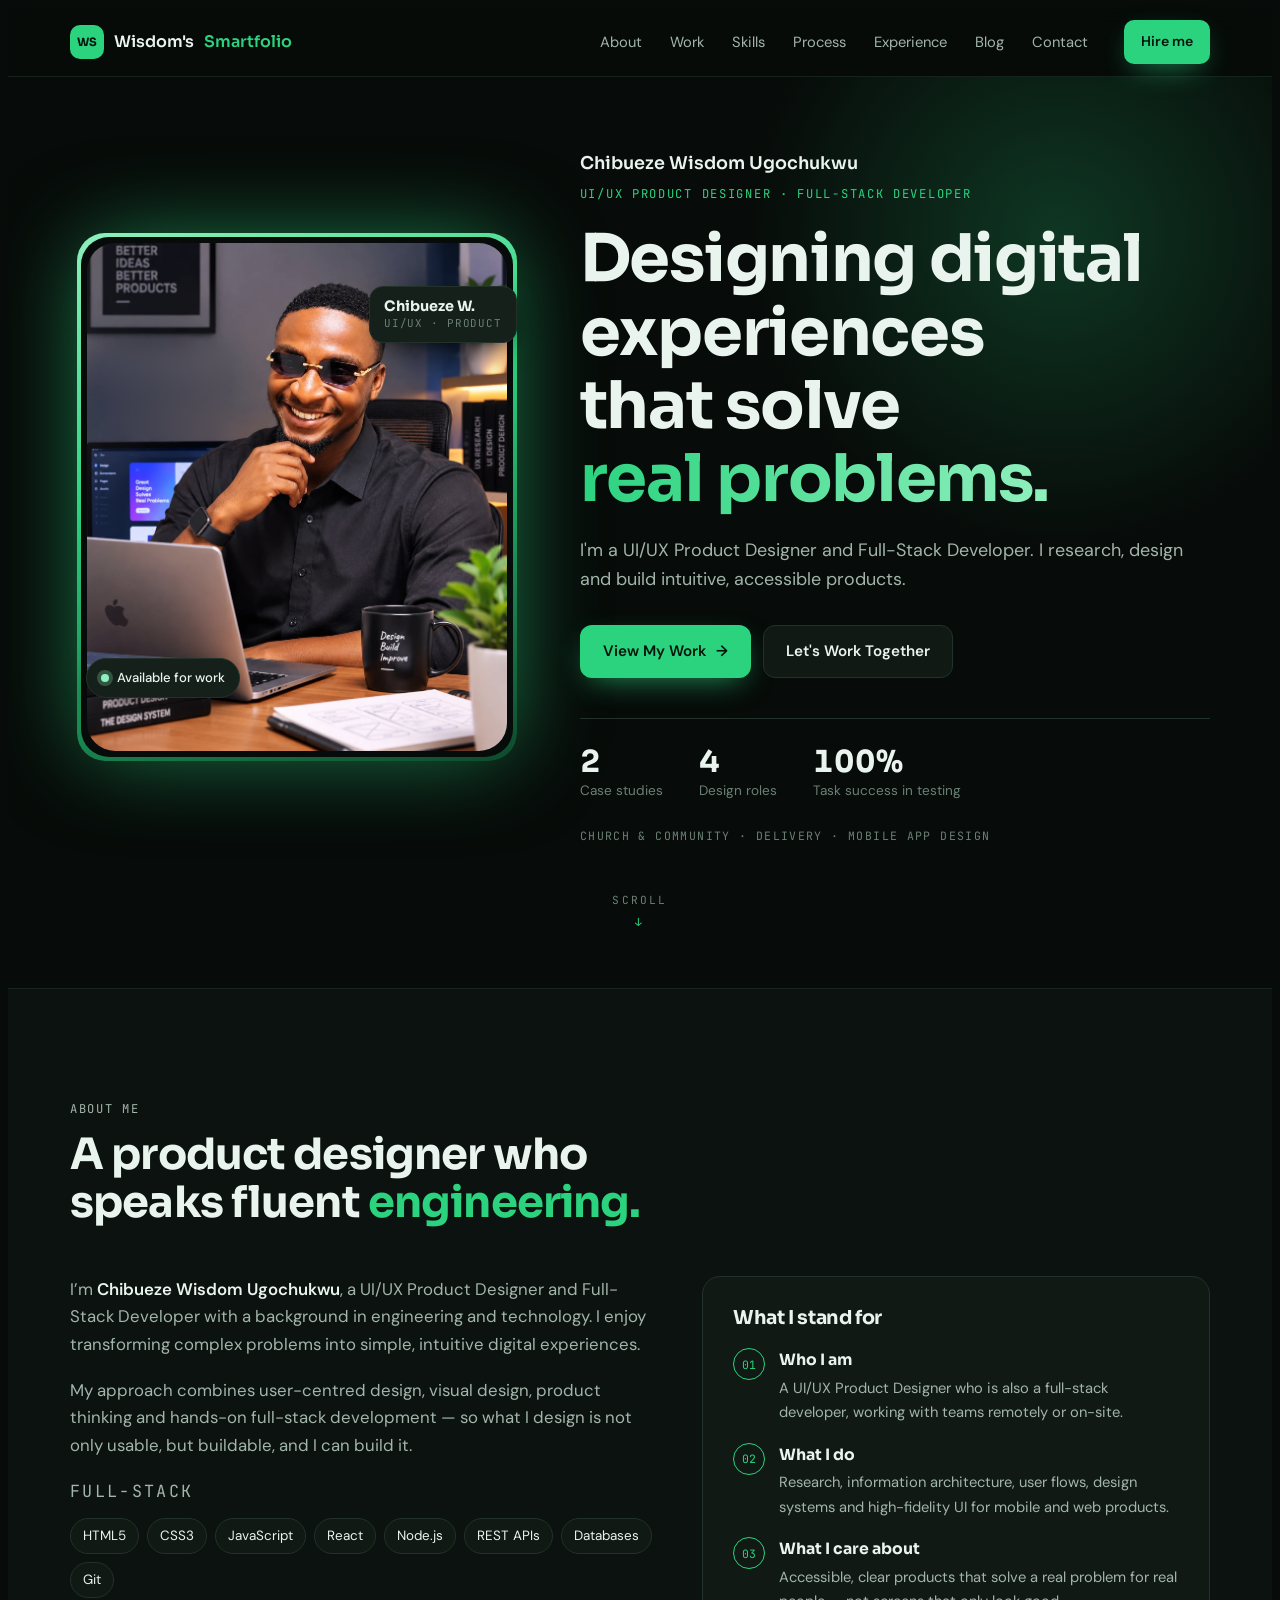
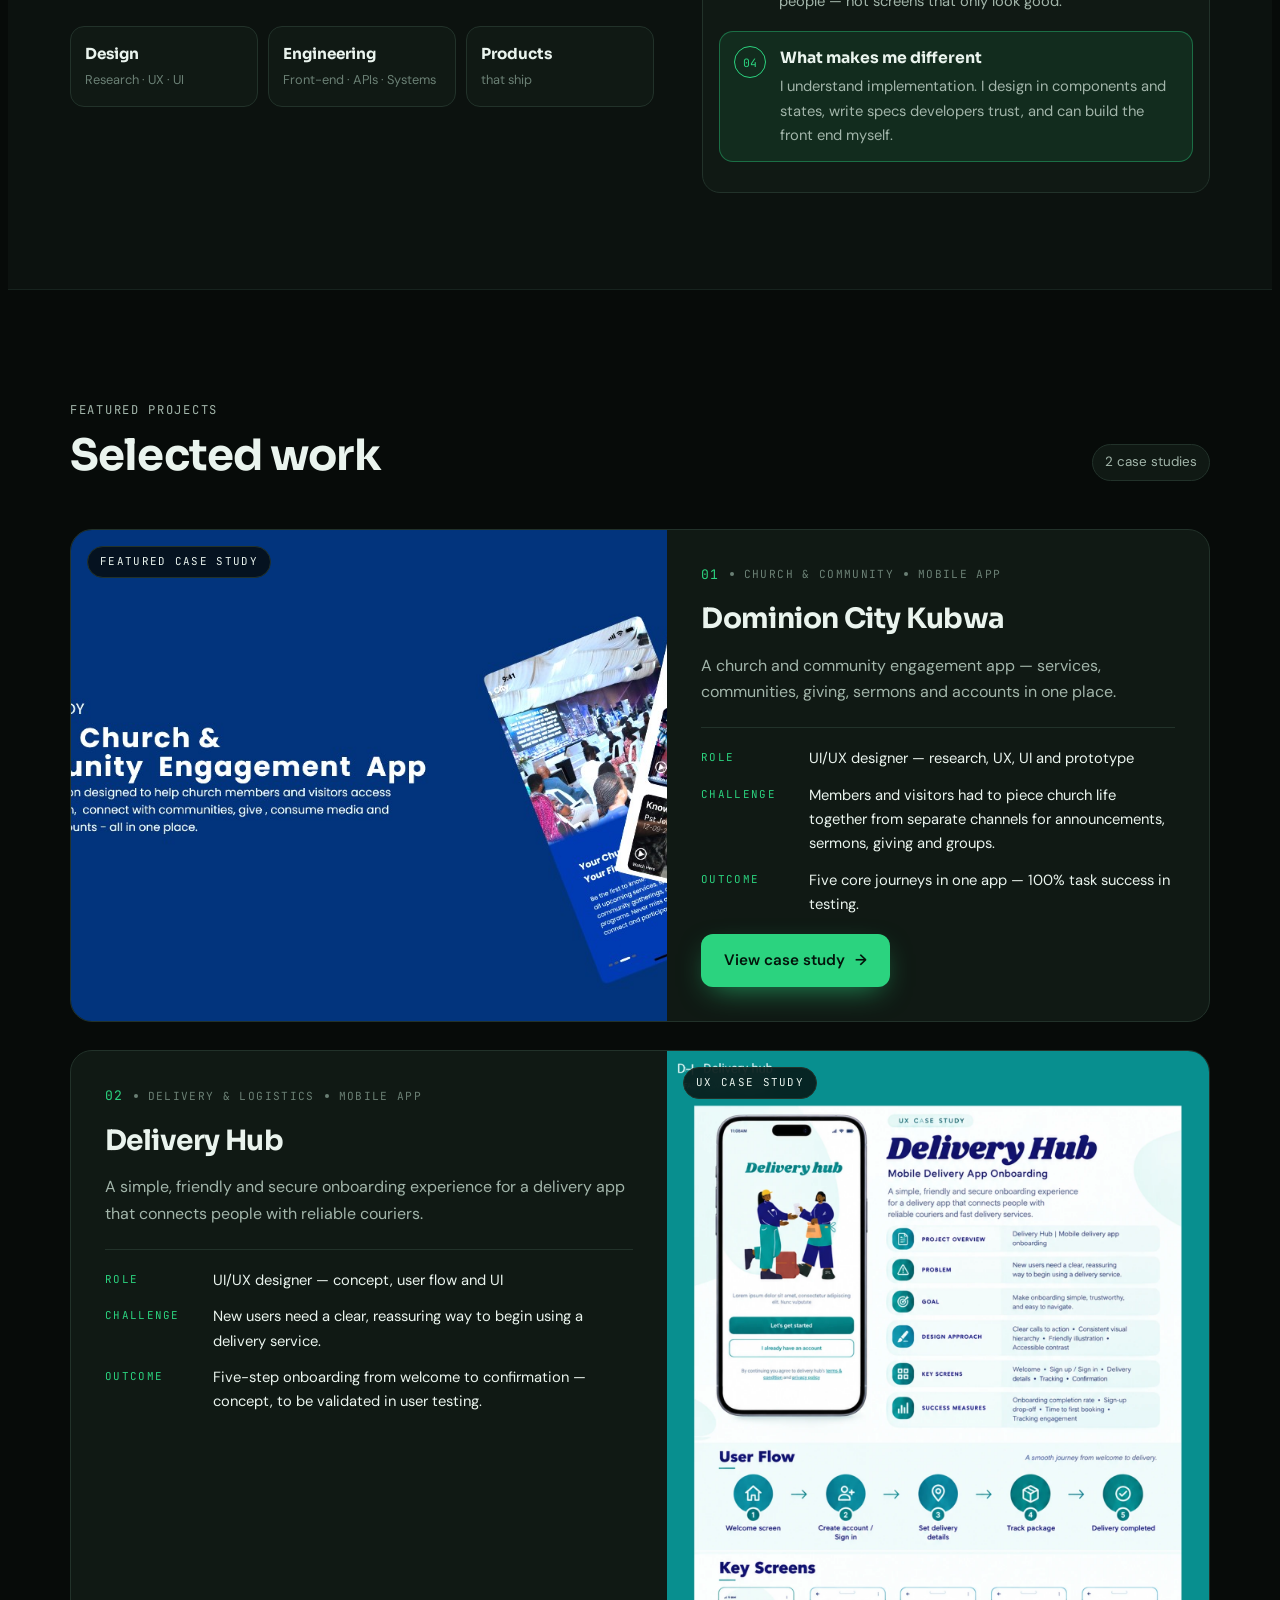
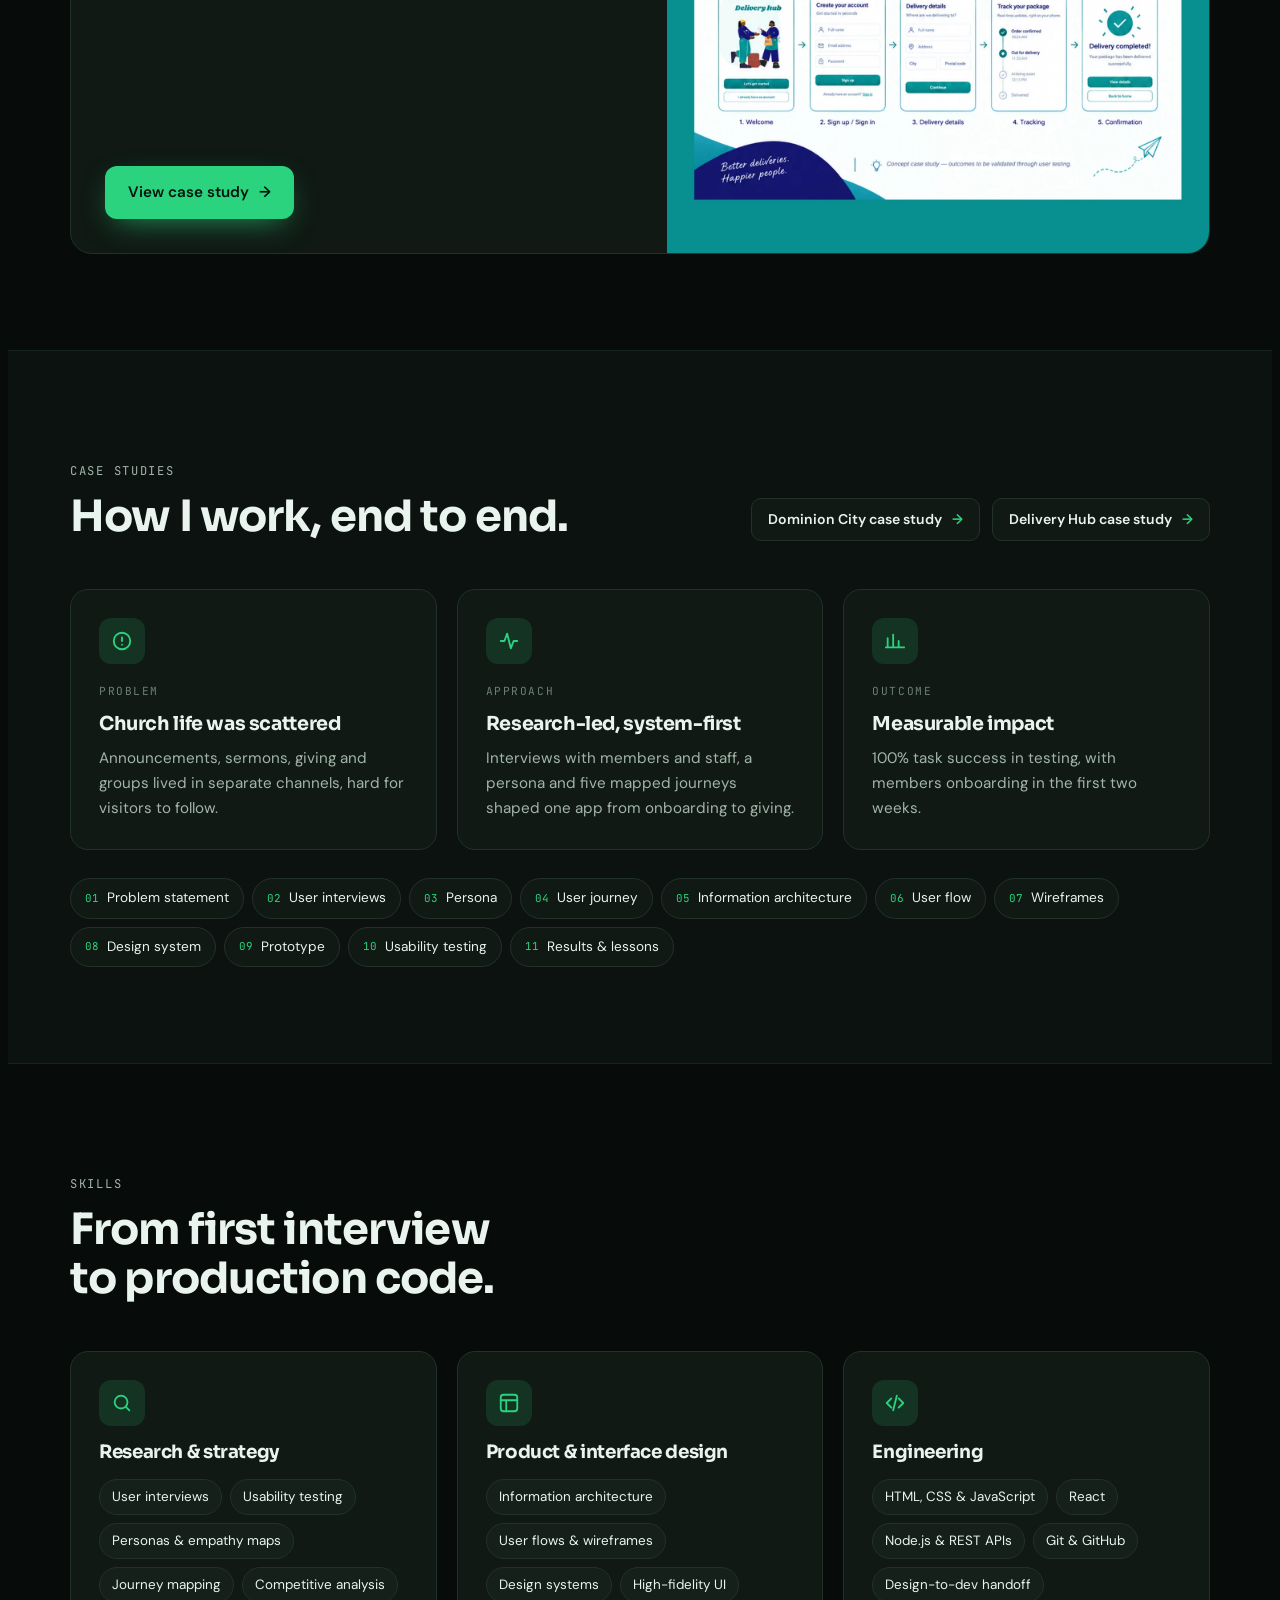
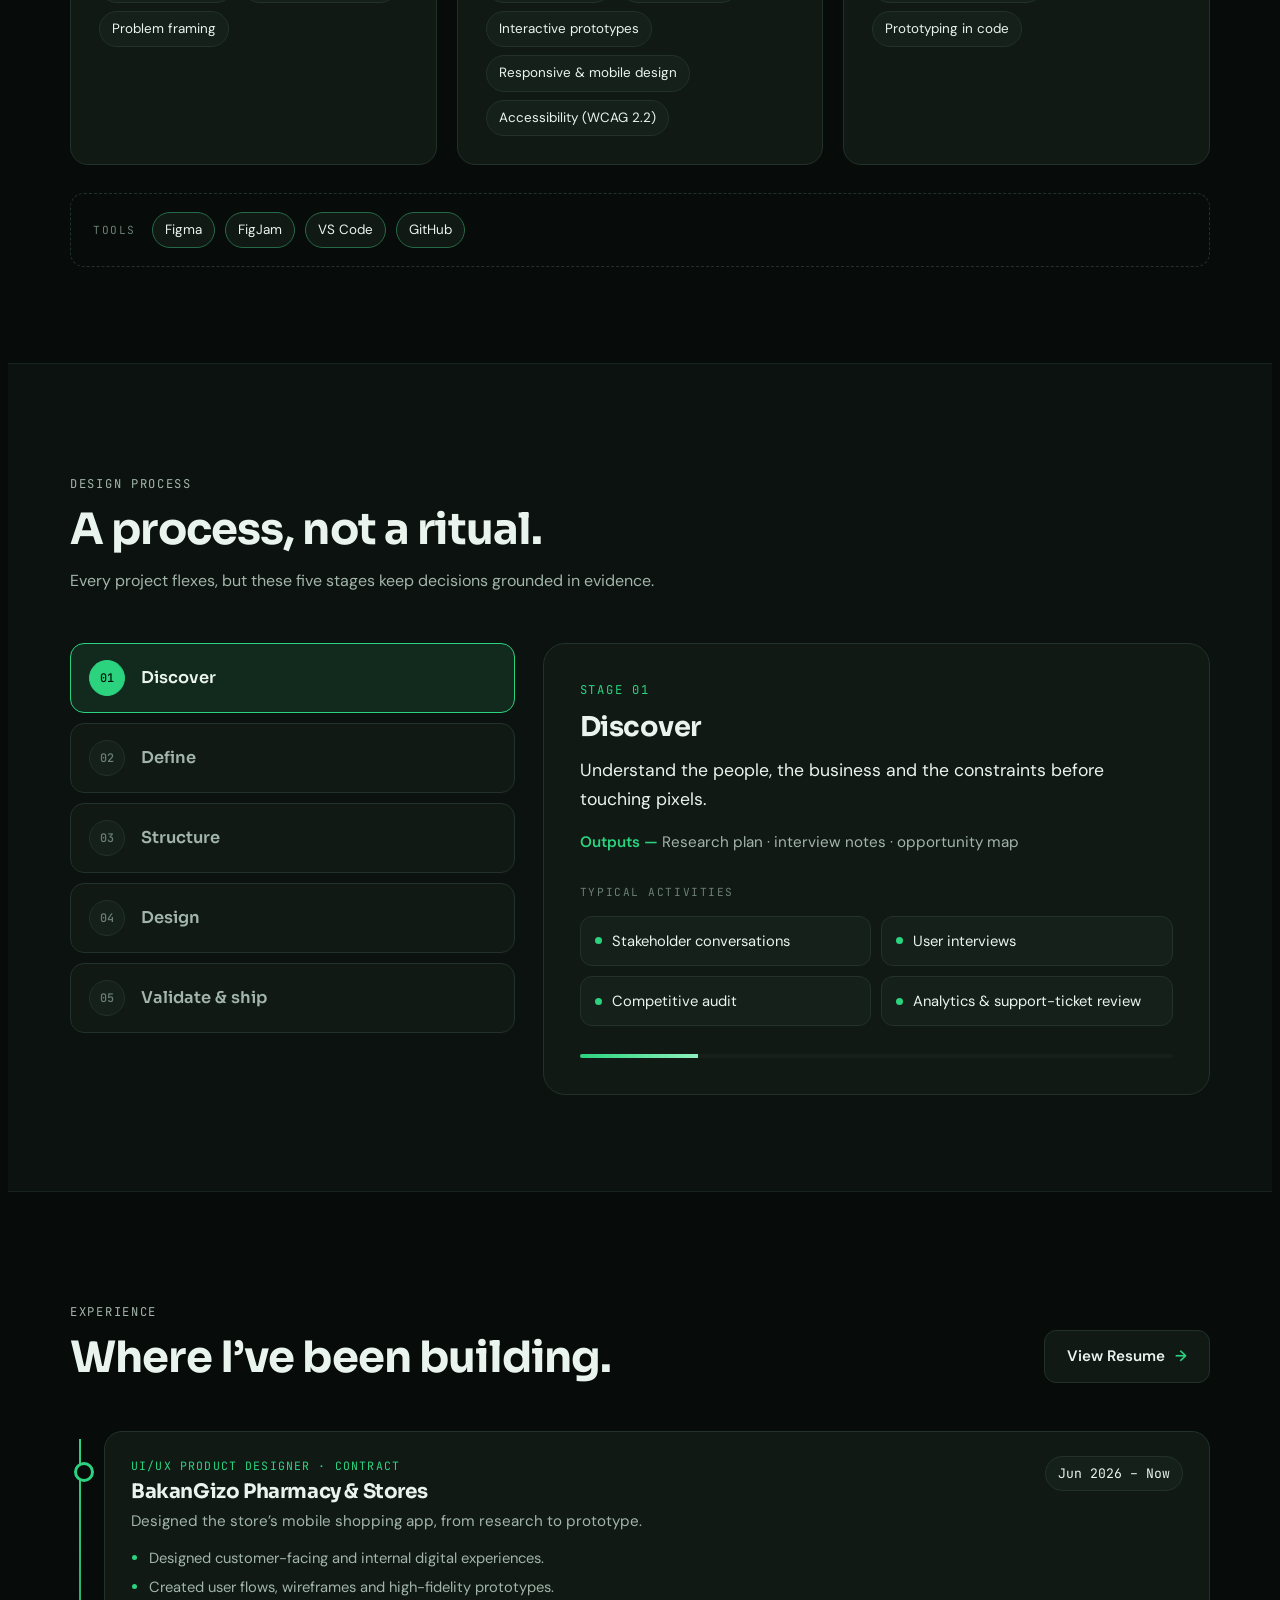
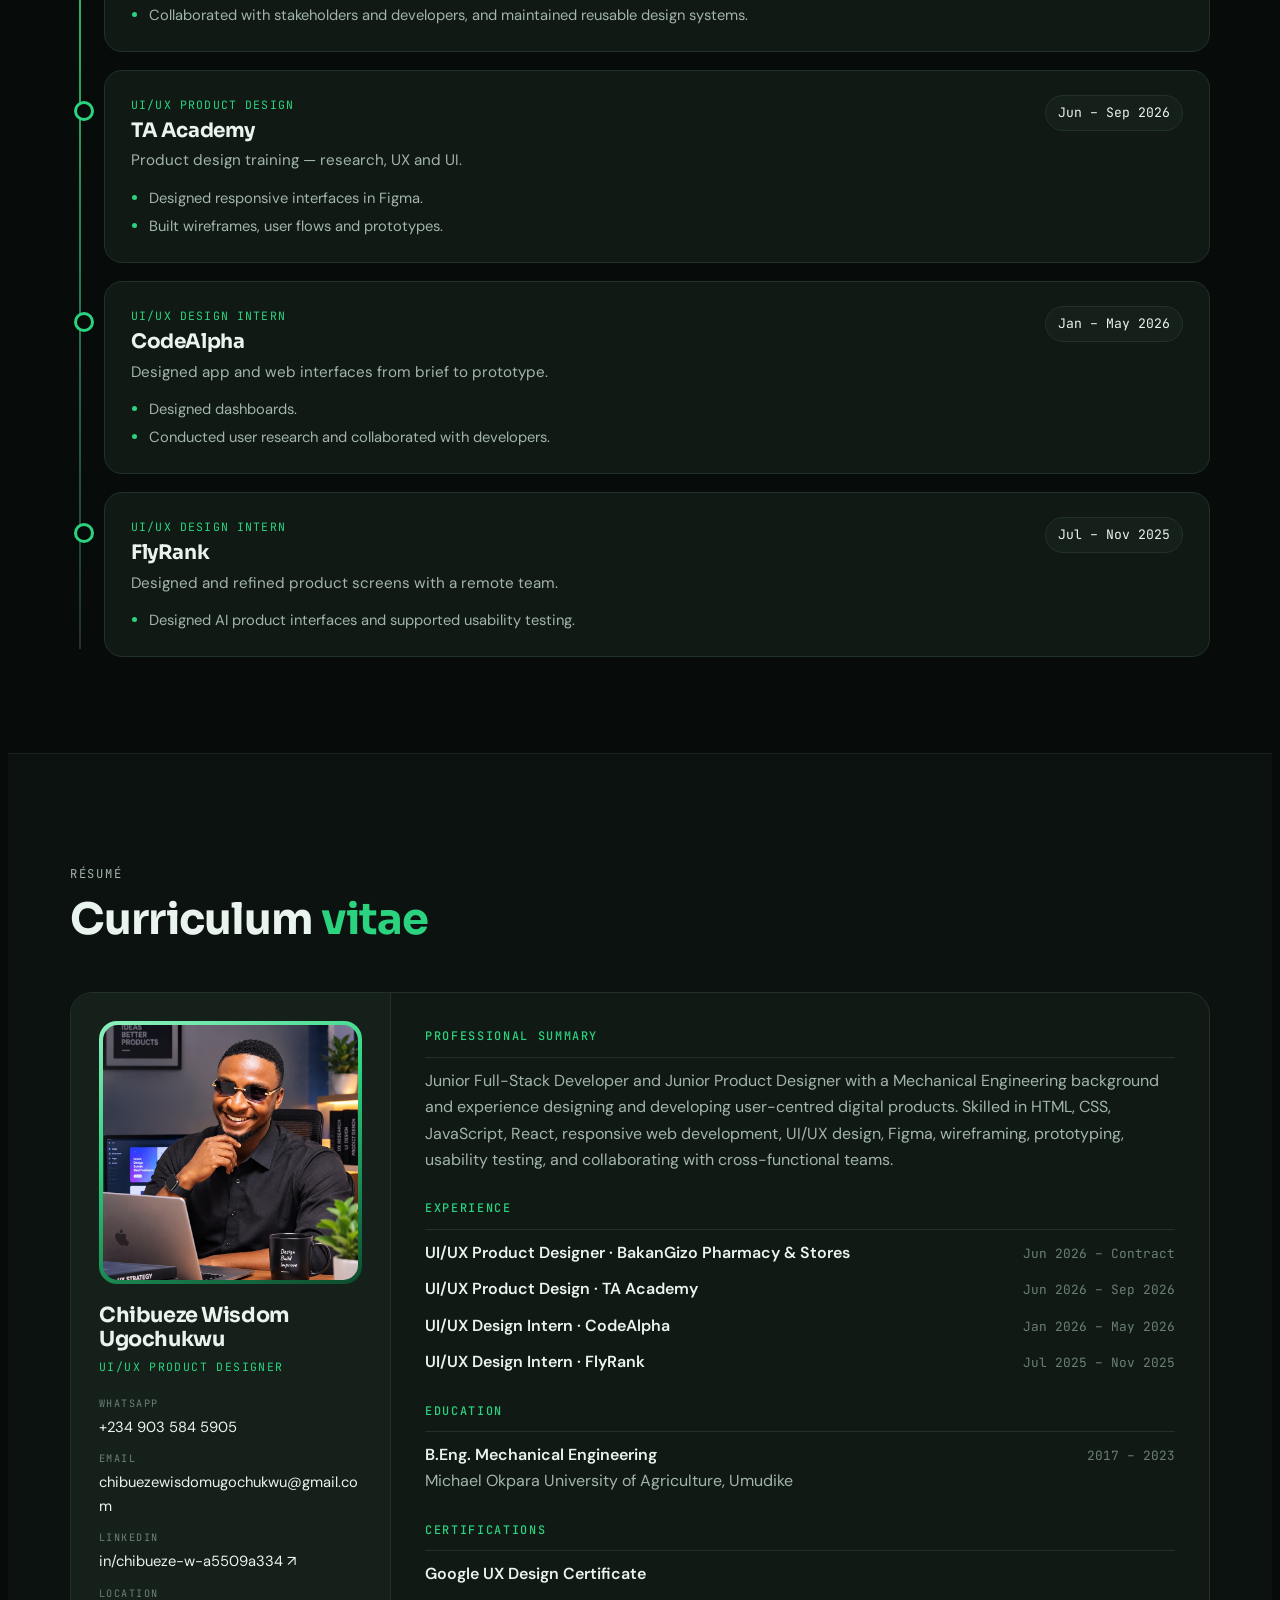
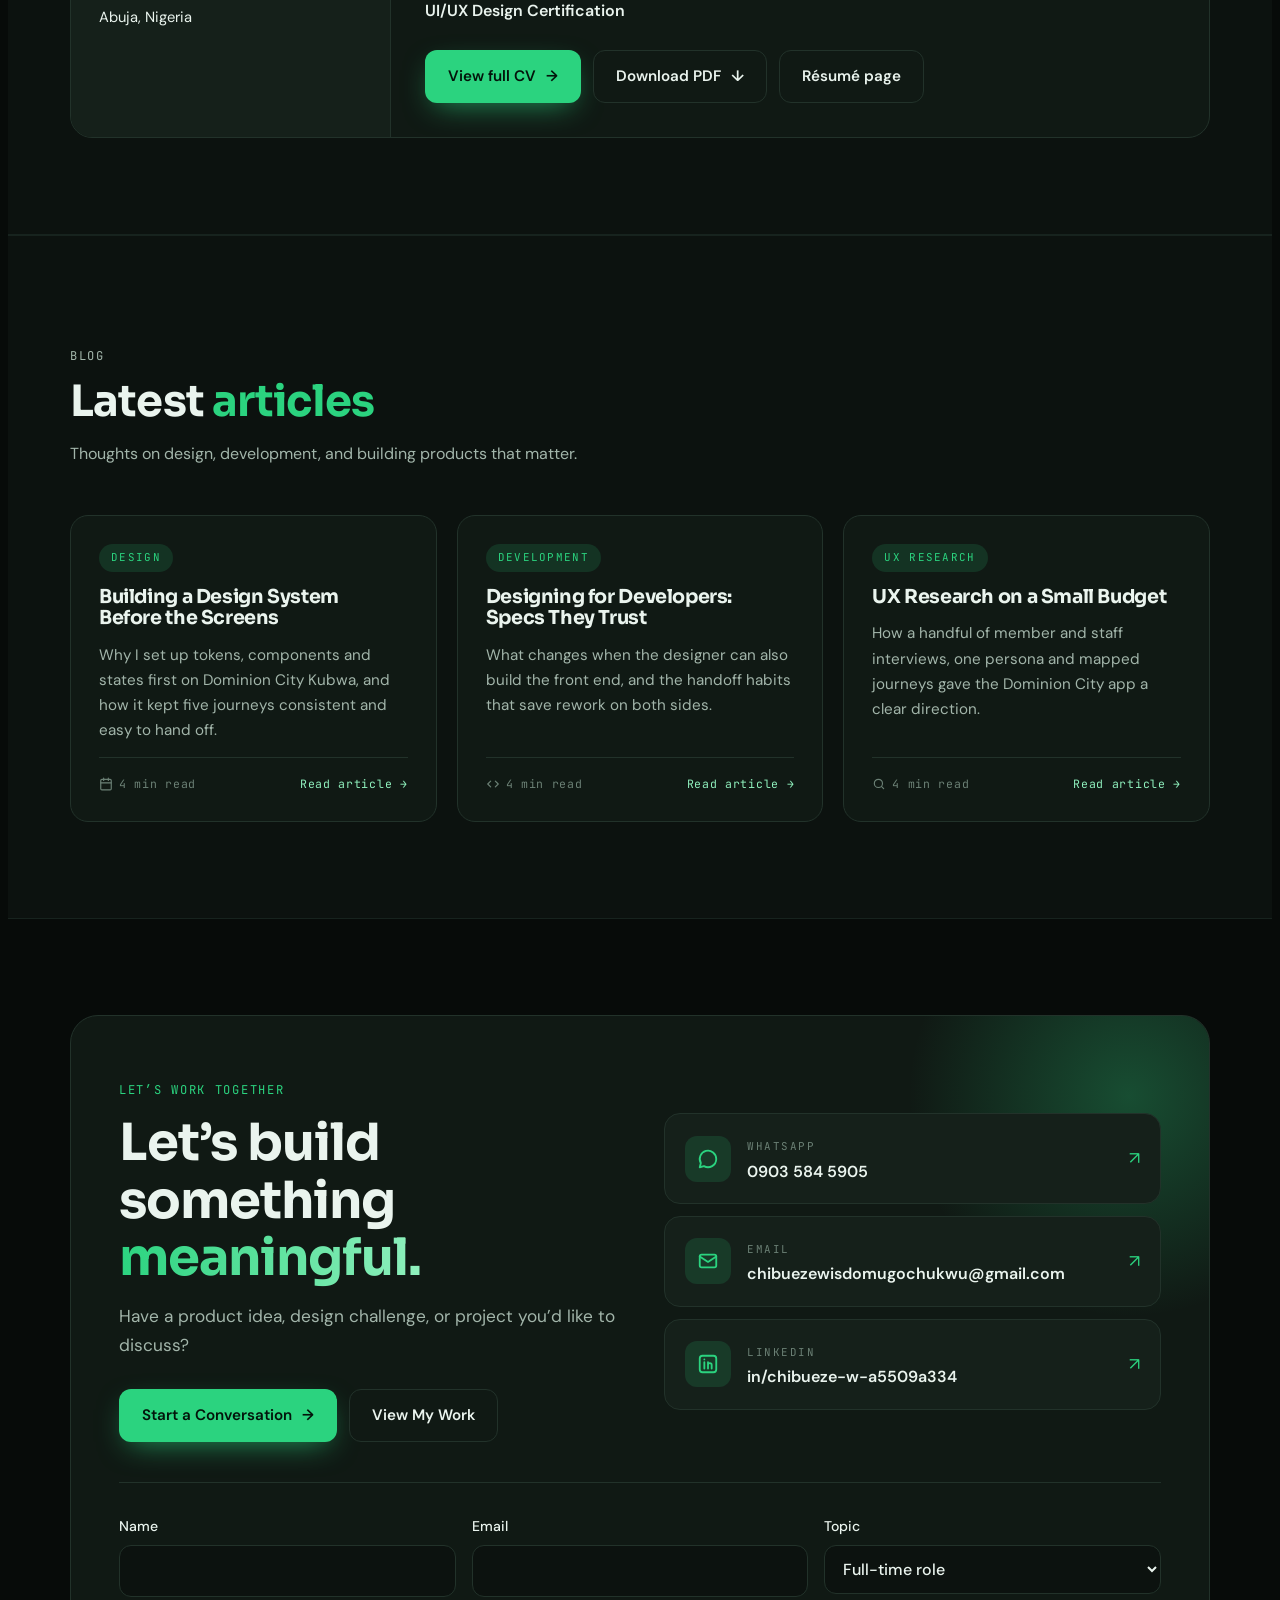
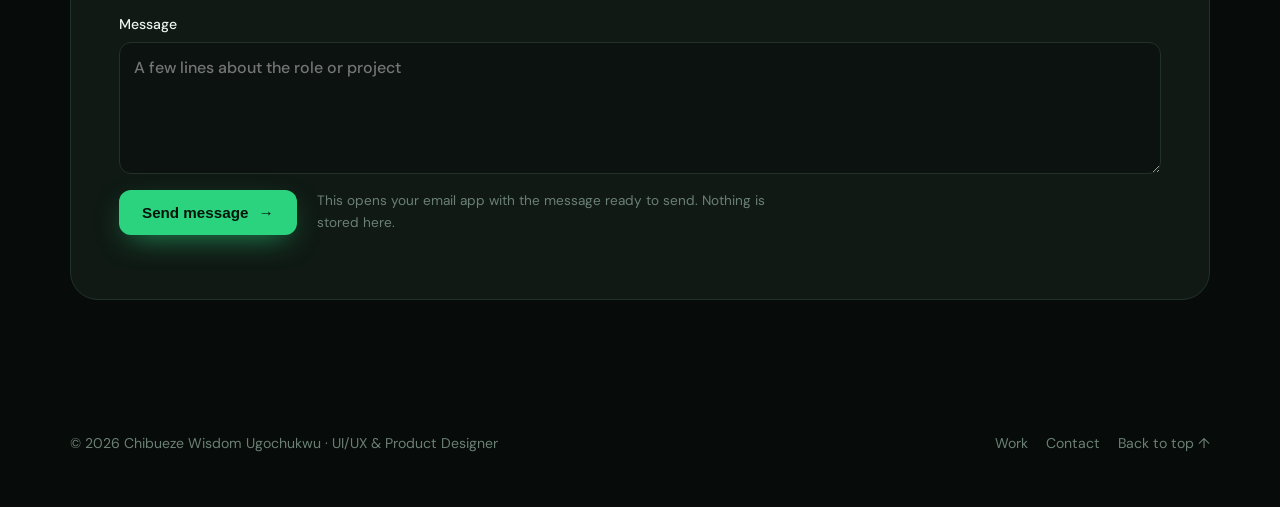
<file: index.html>
<!doctype html>
<html lang="en">
<head>
<meta charset="utf-8">
<meta name="viewport" content="width=device-width, initial-scale=1, viewport-fit=cover">
<title>Product Designer</title>
<meta name="claude:viewport-fit-sides" content="cover">
<meta name="description" content="Chibueze Wisdom Ugochukwu — UI/UX & Product Designer and Full-Stack Developer. Designing digital experiences that solve real problems.">
<link rel="preconnect" href="https://fonts.googleapis.com">
<link rel="preconnect" href="https://fonts.gstatic.com" crossorigin>
<link rel="stylesheet" href="https://fonts.googleapis.com/css2?family=Sora:wght@500;600;700&family=DM+Sans:opsz,wght@9..40,400;9..40,500;9..40,600&family=JetBrains+Mono:wght@400;500&display=swap">
<style>
/* Layout: green-tinted black canvas, emerald accent; hero = glowing circular portrait + headline, then card-grid sections */
:root{
  --bg:#070b09;
  --bg-2:#0c120f;
  --card:#101914;
  --card-2:#15201a;
  --line:#22322a;
  --fg:#eaf4ee;
  --muted:#a2b5aa;
  --dim:#6b8075;
  --accent:#2bd37f;
  --accent-2:#8ff0bd;
  --accent-deep:#0d4a2c;
  --on-accent:#03140b;
  --ok:#8ff0bd;
  --f-display:"Sora","Segoe UI",system-ui,sans-serif;
  --f-body:"DM Sans","Segoe UI",system-ui,sans-serif;
  --f-mono:"JetBrains Mono",ui-monospace,Consolas,monospace;
  --r:18px;
  --max:1180px;
  color-scheme:dark;
}
*{box-sizing:border-box}
html{scroll-behavior:smooth}
@media (prefers-reduced-motion:reduce){html{scroll-behavior:auto}*{animation:none!important;transition:none!important}}
body{background:var(--bg);color:var(--fg);font:16px/1.65 var(--f-body);-webkit-font-smoothing:antialiased;overflow-x:hidden}
body::before{content:"";position:fixed;inset:0 0 auto;height:env(safe-area-inset-top,0px);z-index:60;background:var(--bg)}
a{color:inherit;text-decoration:none}
img{max-width:100%;display:block}
h1,h2,h3{font-family:var(--f-display);line-height:1.12;margin:0;text-wrap:balance;letter-spacing:-.02em}
p{margin:0}
:focus-visible{outline:2px solid var(--accent-2);outline-offset:3px;border-radius:6px}
.skip{position:absolute;left:-999px;top:8px;background:var(--accent);color:var(--on-accent);padding:8px 14px;border-radius:8px;z-index:100}
.skip:focus{left:16px}
.wrap{max-width:var(--max);margin:0 auto;padding-left:max(20px,env(safe-area-inset-left,0px));padding-right:max(20px,env(safe-area-inset-right,0px))}
.accent{color:var(--accent)}
.grad{background:linear-gradient(90deg,var(--accent),var(--accent-2));-webkit-background-clip:text;background-clip:text;color:transparent}

/* nav */
.nav{position:sticky;top:env(safe-area-inset-top,0px);z-index:50;background:color-mix(in srgb,var(--bg) 82%,transparent);backdrop-filter:blur(14px);-webkit-backdrop-filter:blur(14px);border-bottom:1px solid color-mix(in srgb,var(--line) 60%,transparent)}
.nav .wrap{display:flex;align-items:center;gap:24px;height:68px}
.brand{display:flex;align-items:center;gap:10px;font-family:var(--f-display);font-weight:600;font-size:1rem;white-space:nowrap}
.brand-mark{display:grid;place-items:center;width:34px;height:34px;border-radius:10px;background:var(--accent);color:var(--on-accent);font-size:.72rem;font-weight:700;letter-spacing:.02em}
.brand span.s{color:var(--accent)}
.nav ul{display:flex;gap:4px;list-style:none;margin:0 0 0 auto;padding:0}
.nav ul a{display:block;padding:8px 12px;border-radius:999px;color:var(--muted);font-size:.92rem;transition:color .2s,background .2s}
.nav ul a:hover{color:var(--fg);background:var(--card)}
.btn{display:inline-flex;align-items:center;justify-content:center;gap:10px;padding:13px 22px;border-radius:12px;font-weight:600;font-size:.95rem;border:1px solid transparent;transition:transform .2s,box-shadow .2s,background .2s,border-color .2s;white-space:nowrap}
.btn-primary{background:var(--accent);color:var(--on-accent);box-shadow:0 10px 30px -10px color-mix(in srgb,var(--accent) 70%,transparent)}
.btn-primary:hover{transform:translateY(-2px);background:var(--accent-2)}
.btn-ghost{background:var(--card);border-color:var(--line);color:var(--fg)}
.btn-ghost:hover{border-color:var(--accent);transform:translateY(-2px)}
.btn-sm{padding:9px 16px;border-radius:10px;font-size:.88rem}
.menu-btn{display:none;margin-left:auto;background:var(--card);border:1px solid var(--line);color:var(--fg);border-radius:10px;width:42px;height:42px;font-size:1.1rem;cursor:pointer}
@media (max-width:900px){
  .nav ul{display:none;position:absolute;top:68px;left:0;right:0;flex-direction:column;background:var(--bg-2);border-bottom:1px solid var(--line);padding:10px max(20px,env(safe-area-inset-right,0px)) 16px max(20px,env(safe-area-inset-left,0px))}
  .nav ul.open{display:flex}
  .nav ul a{padding:12px 14px}
  .menu-btn{display:block}
  .nav .hire{display:none}
}

/* hero */
.hero{position:relative;padding-block:72px 56px;overflow:hidden}
.hero::before{content:"";position:absolute;inset:-20% -10% auto auto;width:680px;height:680px;border-radius:50%;background:radial-gradient(circle,color-mix(in srgb,var(--accent) 22%,transparent),transparent 65%);pointer-events:none}
.hero .wrap{position:relative;display:grid;grid-template-columns:minmax(0,.9fr) minmax(0,1.25fr);gap:56px;align-items:center}
.portrait{position:relative;justify-self:center;width:min(100%,440px);aspect-ratio:1145/1374;max-width:100%;--arch:28px}
.portrait .ring{position:absolute;inset:0;border-radius:var(--arch);background:linear-gradient(160deg,var(--accent-2),var(--accent) 40%,var(--accent-deep));box-shadow:0 0 90px -10px color-mix(in srgb,var(--accent) 60%,transparent)}
.portrait .ring::after{content:"";position:absolute;inset:4px;border-radius:var(--arch);background:var(--bg)}
.portrait img{position:absolute;inset:10px;width:calc(100% - 20px);height:calc(100% - 20px);border-radius:var(--arch);object-fit:cover;z-index:1}
.badge-av{position:absolute;z-index:2;left:2%;bottom:12%;display:flex;align-items:center;gap:8px;background:var(--card-2);border:1px solid var(--line);padding:8px 14px;border-radius:999px;font-size:.82rem;font-weight:500;box-shadow:0 10px 30px -10px #000}
.dot{width:8px;height:8px;border-radius:50%;background:var(--ok);box-shadow:0 0 0 4px color-mix(in srgb,var(--ok) 25%,transparent)}
.chip-float{position:absolute;z-index:2;right:0;top:10%;background:var(--card-2);border:1px solid var(--line);padding:10px 14px;border-radius:14px;font-size:.78rem;line-height:1.3;box-shadow:0 10px 30px -10px #000}
.chip-float b{display:block;font-family:var(--f-display);font-size:.9rem}
.chip-float span{color:var(--dim);font-family:var(--f-mono);font-size:.68rem;letter-spacing:.08em}
.eyebrow{font-family:var(--f-mono);font-size:.76rem;letter-spacing:.14em;text-transform:uppercase;color:var(--accent)}
.hero-name{font-family:var(--f-display);font-weight:600;font-size:1.1rem;margin-bottom:6px}
.hero h1{font-size:clamp(2.3rem,5.4vw,4.1rem);font-weight:700;margin:18px 0 20px}
.hero .lede{color:var(--muted);font-size:1.12rem;max-width:52ch}
.cta-row{display:flex;flex-wrap:wrap;gap:12px;margin-top:30px}
.stats{display:flex;flex-wrap:wrap;gap:36px;margin-top:40px;padding-top:28px;border-top:1px solid var(--line)}
.stat b{display:block;font-family:var(--f-display);font-size:1.9rem;font-weight:700;line-height:1;font-variant-numeric:tabular-nums}
.stat span{color:var(--dim);font-size:.85rem}
.focus-line{margin-top:22px;font-family:var(--f-mono);font-size:.72rem;letter-spacing:.12em;color:var(--dim)}
.scroll-cue{display:flex;flex-direction:column;align-items:center;gap:4px;margin:46px auto 0;width:max-content;font-family:var(--f-mono);font-size:.7rem;letter-spacing:.2em;color:var(--dim)}
.scroll-cue i{font-style:normal;color:var(--accent);animation:bob 1.8s ease-in-out infinite}
@keyframes bob{50%{transform:translateY(5px)}}
@media (max-width:900px){
  .hero{padding-block:40px 40px}
  .hero .wrap{grid-template-columns:1fr;gap:36px}
  .portrait{width:min(78vw,320px)}
}

/* sections */
section.sec{padding-block:96px}
section.alt{background:var(--bg-2);border-block:1px solid color-mix(in srgb,var(--line) 55%,transparent)}
.head{display:flex;flex-wrap:wrap;align-items:flex-end;justify-content:space-between;gap:20px;margin-bottom:48px}
.head h2{font-size:clamp(1.8rem,3.6vw,2.7rem);font-weight:700;margin-top:12px;max-width:20ch}
.head p{color:var(--muted);max-width:56ch;margin-top:14px}
.link-arrow{display:inline-flex;align-items:center;gap:8px;color:var(--accent);font-weight:600;font-size:.95rem}
.link-arrow:hover{color:var(--accent-2)}
.link-arrow .a{transition:transform .2s}
.link-arrow:hover .a{transform:translateX(4px)}
@media (max-width:640px){section.sec{padding-block:68px}}

/* about */
.about-grid{display:grid;grid-template-columns:minmax(0,1.15fr) minmax(0,1fr);gap:48px;align-items:start}
.about-copy p{color:var(--muted);font-size:1.05rem;max-width:62ch}
.about-copy p+p{margin-top:18px}
.about-copy strong{color:var(--fg);font-weight:600}
.stack-label{margin-top:30px;font-family:var(--f-mono);font-size:.72rem;letter-spacing:.14em;color:var(--accent)}
.pills{display:flex;flex-wrap:wrap;gap:8px;margin-top:12px}
.pill{padding:6px 12px;border-radius:999px;background:var(--card);border:1px solid var(--line);font-size:.84rem;color:var(--fg)}
.trio{display:grid;grid-template-columns:repeat(3,minmax(0,1fr));gap:10px;margin-top:28px}
.trio div{background:var(--card);border:1px solid var(--line);border-radius:14px;padding:14px}
.trio b{display:block;font-family:var(--f-display);font-size:.95rem}
.trio span{color:var(--dim);font-size:.8rem}
.stand{background:var(--card);border:1px solid var(--line);border-radius:var(--r);padding:30px}
.stand h3{font-size:1.2rem;margin-bottom:20px}
.stand ol{list-style:none;margin:0;padding:0;display:grid;gap:18px}
.stand li{display:grid;grid-template-columns:auto 1fr;gap:14px}
.stand .n{display:grid;place-items:center;width:32px;height:32px;border-radius:50%;border:1.5px solid var(--accent);color:var(--accent);font-family:var(--f-mono);font-size:.72rem}
.stand li b{display:block;font-family:var(--f-display);font-size:.98rem;margin-bottom:2px}
.stand li p{color:var(--muted);font-size:.92rem}
.stand li.hl{background:color-mix(in srgb,var(--accent) 10%,transparent);border:1px solid color-mix(in srgb,var(--accent) 40%,transparent);border-radius:14px;padding:14px;margin:0 -14px}
@media (max-width:900px){.about-grid{grid-template-columns:1fr}}
@media (max-width:480px){.trio{grid-template-columns:1fr}}

/* work */
.projects{display:grid;gap:28px}
.project{display:grid;grid-template-columns:minmax(0,1.1fr) minmax(0,1fr);background:var(--card);border:1px solid var(--line);border-radius:22px;overflow:hidden;transition:border-color .25s,transform .25s}
.project:hover{border-color:color-mix(in srgb,var(--accent) 55%,var(--line));transform:translateY(-3px)}
.project:nth-child(even) .p-media{order:2}
.p-media{position:relative;background:var(--card-2);min-height:280px;overflow:hidden}
.p-media img{width:100%;height:100%;object-fit:cover;transition:transform .5s}
.project:hover .p-media img{transform:scale(1.04)}
.p-tag{position:absolute;top:16px;left:16px;background:color-mix(in srgb,var(--bg) 80%,transparent);backdrop-filter:blur(8px);border:1px solid var(--line);padding:6px 12px;border-radius:999px;font-family:var(--f-mono);font-size:.68rem;letter-spacing:.12em}
.p-body{padding:34px;display:flex;flex-direction:column;gap:18px;min-width:0}
.p-meta{display:flex;flex-wrap:wrap;align-items:center;gap:10px;font-family:var(--f-mono);font-size:.7rem;letter-spacing:.12em;color:var(--dim)}
.p-meta .num{color:var(--accent);font-size:.82rem}
.p-meta .sep{width:4px;height:4px;border-radius:50%;background:var(--dim)}
.p-body h3{font-size:1.75rem}
.p-body > p{color:var(--muted)}
.facts{display:grid;gap:12px;margin:4px 0 0;padding:18px 0 0;border-top:1px solid var(--line)}
.facts div{display:grid;grid-template-columns:96px 1fr;gap:12px}
.facts dt{font-family:var(--f-mono);font-size:.68rem;letter-spacing:.12em;color:var(--accent);padding-top:3px}
.facts dd{margin:0;font-size:.92rem;color:var(--fg)}
.p-body .btn{align-self:flex-start;margin-top:auto}
@media (max-width:860px){.project{grid-template-columns:1fr}.project:nth-child(even) .p-media{order:0}.p-media{min-height:220px;aspect-ratio:16/10}}
@media (max-width:420px){.facts div{grid-template-columns:1fr;gap:2px}.p-body{padding:24px}}

/* case studies */
.cs-links{display:flex;flex-wrap:wrap;gap:12px}
.cs-grid{display:grid;grid-template-columns:repeat(3,minmax(0,1fr));gap:20px}
.cs-card{background:var(--card);border:1px solid var(--line);border-radius:var(--r);padding:28px;display:flex;flex-direction:column;gap:12px}
.icon{display:grid;place-items:center;width:46px;height:46px;border-radius:12px;background:color-mix(in srgb,var(--accent) 14%,transparent);color:var(--accent)}
.icon svg{width:22px;height:22px}
.cs-card .k{font-family:var(--f-mono);font-size:.7rem;letter-spacing:.14em;color:var(--dim);text-transform:uppercase;margin-top:6px}
.cs-card h3{font-size:1.2rem}
.cs-card p{color:var(--muted);font-size:.95rem}
.method{margin-top:28px;display:flex;flex-wrap:wrap;gap:8px;counter-reset:m}
.method span{counter-increment:m;display:inline-flex;align-items:center;gap:8px;padding:8px 14px;border-radius:999px;background:var(--card);border:1px solid var(--line);font-size:.85rem}
.method span::before{content:counter(m,decimal-leading-zero);font-family:var(--f-mono);font-size:.68rem;color:var(--accent)}
@media (max-width:860px){.cs-grid{grid-template-columns:1fr}}

/* skills */
.skills-grid{display:grid;grid-template-columns:repeat(3,minmax(0,1fr));gap:20px}
.sk{background:var(--card);border:1px solid var(--line);border-radius:var(--r);padding:28px;transition:border-color .25s}
.sk:hover{border-color:color-mix(in srgb,var(--accent) 50%,var(--line))}
.sk h3{font-size:1.15rem;margin:16px 0 16px}
.sk .pills .pill{background:var(--card-2)}
.tools{display:flex;flex-wrap:wrap;align-items:center;gap:10px;margin-top:28px;padding:18px 22px;border:1px dashed var(--line);border-radius:14px}
.tools .lbl{font-family:var(--f-mono);font-size:.7rem;letter-spacing:.14em;color:var(--dim);margin-right:6px}
.tools .pill{border-color:color-mix(in srgb,var(--accent) 35%,var(--line))}
@media (max-width:900px){.skills-grid{grid-template-columns:1fr}}

/* process */
.proc{display:grid;grid-template-columns:minmax(0,.8fr) minmax(0,1.2fr);gap:28px;align-items:start}
.tabs{display:grid;gap:10px}
.tab{display:flex;align-items:center;gap:16px;width:100%;text-align:left;padding:16px 18px;border-radius:14px;background:var(--card);border:1px solid var(--line);color:var(--muted);font:600 1.02rem var(--f-display);cursor:pointer;transition:all .2s}
.tab .n{display:grid;place-items:center;width:36px;height:36px;border-radius:50%;background:var(--card-2);border:1px solid var(--line);font:500 .74rem var(--f-mono);color:var(--dim);flex:none}
.tab:hover{color:var(--fg)}
.tab[aria-selected="true"]{color:var(--fg);border-color:var(--accent);background:color-mix(in srgb,var(--accent) 9%,var(--card))}
.tab[aria-selected="true"] .n{background:var(--accent);border-color:var(--accent);color:var(--on-accent)}
.panel{background:var(--card);border:1px solid var(--line);border-radius:22px;padding:36px;min-height:100%}
.panel .eyebrow{display:block}
.panel h3{font-size:1.7rem;margin:12px 0 14px}
.panel .desc{color:var(--fg);font-size:1.1rem;max-width:48ch}
.panel .out{margin-top:16px;color:var(--muted);font-size:.95rem}
.panel .out b{color:var(--accent);font-weight:600}
.panel .act-lbl{margin-top:28px;font-family:var(--f-mono);font-size:.7rem;letter-spacing:.14em;color:var(--dim)}
.acts{list-style:none;margin:14px 0 0;padding:0;display:grid;grid-template-columns:repeat(2,minmax(0,1fr));gap:10px}
.acts li{display:flex;align-items:center;gap:10px;padding:12px 14px;border-radius:12px;background:var(--card-2);border:1px solid var(--line);font-size:.92rem}
.acts li::before{content:"";width:7px;height:7px;border-radius:50%;background:var(--accent);flex:none}
.progress{margin-top:28px;height:4px;border-radius:4px;background:var(--card-2);overflow:hidden}
.progress i{display:block;height:100%;background:linear-gradient(90deg,var(--accent),var(--accent-2));transition:width .35s}
@media (max-width:860px){.proc{grid-template-columns:1fr}.tabs{grid-template-columns:repeat(5,minmax(0,1fr));gap:6px}.tab{flex-direction:column;gap:6px;padding:12px 4px;font-size:.72rem;text-align:center;justify-content:center}.panel{padding:26px}}
@media (max-width:480px){.tab .t{display:none}.acts{grid-template-columns:1fr}}

/* experience */
.timeline{position:relative;display:grid;gap:18px;padding-left:34px}
.timeline::before{content:"";position:absolute;left:9px;top:8px;bottom:8px;width:2px;background:linear-gradient(var(--accent),var(--line))}
.job{position:relative;display:grid;grid-template-columns:minmax(0,1fr) auto;gap:8px 24px;background:var(--card);border:1px solid var(--line);border-radius:var(--r);padding:24px 26px;transition:border-color .25s}
.job:hover{border-color:color-mix(in srgb,var(--accent) 50%,var(--line))}
.job::before{content:"";position:absolute;left:-31px;top:30px;width:14px;height:14px;border-radius:50%;background:var(--bg);border:3px solid var(--accent)}
.job .role{font-family:var(--f-mono);font-size:.72rem;letter-spacing:.1em;color:var(--accent);text-transform:uppercase}
.job h3{font-size:1.25rem;margin:6px 0 6px}
.job p{color:var(--muted);font-size:.95rem}
.job .yr{font-family:var(--f-mono);font-size:.82rem;color:var(--fg);background:var(--card-2);border:1px solid var(--line);padding:6px 12px;border-radius:999px;align-self:start;font-variant-numeric:tabular-nums}
@media (max-width:520px){.job{grid-template-columns:1fr}.job .yr{order:-1;justify-self:start}}

/* blog */
.posts{display:grid;grid-template-columns:repeat(3,minmax(0,1fr));gap:20px}
.post{display:flex;flex-direction:column;gap:14px;background:var(--card);border:1px solid var(--line);border-radius:var(--r);padding:28px;transition:border-color .25s,transform .25s}
.post:hover{border-color:color-mix(in srgb,var(--accent) 50%,var(--line));transform:translateY(-3px)}
.post .cat{align-self:flex-start;padding:5px 12px;border-radius:999px;background:color-mix(in srgb,var(--accent) 14%,transparent);color:var(--accent);font-family:var(--f-mono);font-size:.68rem;letter-spacing:.12em;text-transform:uppercase}
.post h3{font-size:1.2rem}
.post p{color:var(--muted);font-size:.95rem}
.post-foot{display:flex;flex-wrap:wrap;align-items:center;gap:14px;margin-top:auto;padding-top:16px;border-top:1px solid var(--line);font-family:var(--f-mono);font-size:.72rem;letter-spacing:.06em;color:var(--dim)}
.post-foot span{display:inline-flex;align-items:center;gap:6px}
.post-foot svg{width:14px;height:14px}
.post-foot .soon{margin-left:auto;color:var(--accent-2)}
@media (max-width:900px){.posts{grid-template-columns:1fr}}

/* contact */
.contact{position:relative;border-radius:28px;padding:64px 48px;overflow:hidden;background:var(--card);border:1px solid var(--line)}
.contact::before{content:"";position:absolute;right:-160px;top:-160px;width:480px;height:480px;border-radius:50%;background:radial-gradient(circle,color-mix(in srgb,var(--accent) 28%,transparent),transparent 65%);pointer-events:none}
.contact-grid{position:relative;display:grid;grid-template-columns:minmax(0,1fr) minmax(0,1fr);gap:48px;align-items:center}
.contact h2{font-size:clamp(2rem,4.4vw,3.2rem);margin:14px 0 16px}
.contact .sub{color:var(--muted);font-size:1.08rem;max-width:44ch}
.cards{display:grid;gap:12px}
.cc{display:grid;grid-template-columns:auto minmax(0,1fr) auto;align-items:center;gap:16px;padding:18px 20px;border-radius:16px;background:var(--card-2);border:1px solid var(--line);transition:border-color .2s,transform .2s}
.cc:hover{border-color:var(--accent);transform:translateX(4px)}
.cc .k{font-family:var(--f-mono);font-size:.68rem;letter-spacing:.14em;color:var(--dim)}
.cc .v{display:block;font-weight:600;overflow-wrap:anywhere}
.cc .go{color:var(--accent);font-size:1.1rem}
@media (max-width:900px){.contact{padding:40px 22px}.contact-grid{grid-template-columns:1fr;gap:32px}}

footer{padding-block:36px 44px;color:var(--dim);font-size:.88rem}
footer .wrap{display:flex;flex-wrap:wrap;gap:16px;justify-content:space-between;align-items:center}
footer nav{display:flex;flex-wrap:wrap;gap:18px}
footer a:hover{color:var(--accent)}

/* entrance */
@media (prefers-reduced-motion:no-preference){
  .rise{animation:rise .8s cubic-bezier(.2,.7,.2,1) both}
  .rise.d1{animation-delay:.08s}.rise.d2{animation-delay:.16s}.rise.d3{animation-delay:.24s}.rise.d4{animation-delay:.32s}
  @keyframes rise{from{opacity:.001;transform:translateY(18px)}}
}
</style>
</head>
<body>

<a class="skip" href="#main">Skip to content</a>

<header class="nav" id="top">
  <div class="wrap">
    <a class="brand" href="#top" aria-label="Wisdom's Smartfolio, back to top"><span class="brand-mark">WS</span>Wisdom's <span class="s">Smartfolio</span></a>
    <button class="menu-btn" id="menuBtn" aria-label="Open menu" aria-expanded="false" aria-controls="navList">☰</button>
    <ul id="navList">
      <li><a href="#about">About</a></li>
      <li><a href="#work">Work</a></li>
      <li><a href="#skills">Skills</a></li>
      <li><a href="#process">Process</a></li>
      <li><a href="#experience">Experience</a></li>
      <li><a href="#blog">Blog</a></li>
      <li><a href="#contact">Contact</a></li>
    </ul>
    <a class="btn btn-primary btn-sm hire" href="https://mail.google.com/mail/?view=cm&amp;fs=1&amp;to=chibuezewisdomugochukwu@gmail.com&amp;su=Hiring%20enquiry%20%E2%80%94%20Chibueze%20Ugochukwu" target="_blank" rel="noopener">Hire me</a>
  </div>
</header>

<main id="main">

<section class="hero">
  <div class="wrap">
    <div class="portrait rise">
      <div class="ring" aria-hidden="true"></div>
      <img src="assets/img/portrait.jpg" alt="Chibueze Wisdom Ugochukwu smiling at his desk in a black shirt and tinted gold-rimmed glasses, with a laptop, design books and a mug" width="1718" height="2061">
      <div class="badge-av"><span class="dot" aria-hidden="true"></span>Available for work</div>
      <div class="chip-float" aria-hidden="true"><b>Chibueze W.</b><span>UI/UX · PRODUCT</span></div>
    </div>
    <div>
      <p class="hero-name rise">Chibueze Wisdom Ugochukwu</p>
      <p class="eyebrow rise d1">UI/UX Product Designer · Full-Stack Developer</p>
      <h1 class="rise d2">Designing digital experiences that solve <span class="grad">real problems.</span></h1>
      <p class="lede rise d3">I'm a UI/UX Product Designer and Full-Stack Developer. I research, design and build intuitive, accessible products.</p>
      <div class="cta-row rise d4">
        <a class="btn btn-primary" href="#work">View My Work <span aria-hidden="true">→</span></a>
        <a class="btn btn-ghost" href="#contact">Let's Work Together</a>
      </div>
      <div class="stats rise d4">
        <div class="stat"><b>2</b><span>Case studies</span></div>
        <div class="stat"><b>4</b><span>Design roles</span></div>
        <div class="stat"><b>100%</b><span>Task success in testing</span></div>
      </div>
      <p class="focus-line">CHURCH &amp; COMMUNITY · DELIVERY · MOBILE APP DESIGN</p>
    </div>
  </div>
  <a class="scroll-cue" href="#about">SCROLL <i aria-hidden="true">↓</i></a>
</section>

<section class="sec alt" id="about">
  <div class="wrap">
    <div class="head">
      <div>
        <p class="eyebrow">About me</p>
        <h2>A product designer who speaks fluent <span class="accent">engineering.</span></h2>
      </div>
    </div>
    <div class="about-grid">
      <div class="about-copy">
        <p>I’m <strong>Chibueze Wisdom Ugochukwu</strong>, a UI/UX Product Designer and Full-Stack Developer with a background in engineering and technology. I enjoy transforming complex problems into simple, intuitive digital experiences.</p>
        <p>My approach combines user-centred design, visual design, product thinking and hands-on full-stack development — so what I design is not only usable, but buildable, and I can build it.</p>
        <p class="stack-label">FULL-STACK</p>
        <div class="pills">
          <span class="pill">HTML5</span><span class="pill">CSS3</span><span class="pill">JavaScript</span><span class="pill">React</span><span class="pill">Node.js</span><span class="pill">REST APIs</span><span class="pill">Databases</span><span class="pill">Git</span>
        </div>
        <div class="trio">
          <div><b>Design</b><span>Research · UX · UI</span></div>
          <div><b>Engineering</b><span>Front-end · APIs · Systems</span></div>
          <div><b>Products</b><span>that ship</span></div>
        </div>
      </div>
      <div class="stand">
        <h3>What I stand for</h3>
        <ol>
          <li><span class="n">01</span><div><b>Who I am</b><p>A UI/UX Product Designer who is also a full-stack developer, working with teams remotely or on-site.</p></div></li>
          <li><span class="n">02</span><div><b>What I do</b><p>Research, information architecture, user flows, design systems and high-fidelity UI for mobile and web products.</p></div></li>
          <li><span class="n">03</span><div><b>What I care about</b><p>Accessible, clear products that solve a real problem for real people — not screens that only look good.</p></div></li>
          <li class="hl"><span class="n">04</span><div><b>What makes me different</b><p>I understand implementation. I design in components and states, write specs developers trust, and can build the front end myself.</p></div></li>
        </ol>
      </div>
    </div>
  </div>
</section>

<section class="sec" id="work">
  <div class="wrap">
    <div class="head">
      <div>
        <p class="eyebrow">Featured projects</p>
        <h2>Selected work</h2>
      </div>
      <p class="pill">2 case studies</p>
    </div>
    <div class="projects">
      <article class="project">
        <a class="p-media" href="dominion-city-kubwa.html" aria-label="Dominion City Kubwa case study">
          <img src="assets/img/dominion-cover.jpg" alt="Dominion City Kubwa app: onboarding screen and video messages list on two phones" loading="lazy">
          <span class="p-tag">FEATURED CASE STUDY</span>
        </a>
        <div class="p-body">
          <div class="p-meta"><span class="num">01</span><span class="sep"></span>CHURCH &amp; COMMUNITY<span class="sep"></span>MOBILE APP</div>
          <h3>Dominion City Kubwa</h3>
          <p>A church and community engagement app — services, communities, giving, sermons and accounts in one place.</p>
          <dl class="facts">
            <div><dt>ROLE</dt><dd>UI/UX designer — research, UX, UI and prototype</dd></div>
            <div><dt>CHALLENGE</dt><dd>Members and visitors had to piece church life together from separate channels for announcements, sermons, giving and groups.</dd></div>
            <div><dt>OUTCOME</dt><dd>Five core journeys in one app — 100% task success in testing.</dd></div>
          </dl>
          <a class="btn btn-primary" href="dominion-city-kubwa.html">View case study <span aria-hidden="true">→</span></a>
        </div>
      </article>
      <article class="project">
        <a class="p-media" href="delivery-hub.html" aria-label="Delivery Hub case study">
          <img src="assets/img/delivery-hub-board.webp" alt="Delivery Hub app: welcome screen on a phone beside the case study title" loading="lazy">
          <span class="p-tag">UX CASE STUDY</span>
        </a>
        <div class="p-body">
          <div class="p-meta"><span class="num">02</span><span class="sep"></span>DELIVERY &amp; LOGISTICS<span class="sep"></span>MOBILE APP</div>
          <h3>Delivery Hub</h3>
          <p>A simple, friendly and secure onboarding experience for a delivery app that connects people with reliable couriers.</p>
          <dl class="facts">
            <div><dt>ROLE</dt><dd>UI/UX designer — concept, user flow and UI</dd></div>
            <div><dt>CHALLENGE</dt><dd>New users need a clear, reassuring way to begin using a delivery service.</dd></div>
            <div><dt>OUTCOME</dt><dd>Five-step onboarding from welcome to confirmation — concept, to be validated in user testing.</dd></div>
          </dl>
          <a class="btn btn-primary" href="delivery-hub.html">View case study <span aria-hidden="true">→</span></a>
        </div>
      </article>
    </div>
  </div>
</section>

<section class="sec alt" id="case-studies">
  <div class="wrap">
    <div class="head">
      <div>
        <p class="eyebrow">Case studies</p>
        <h2>How I work, end to end.</h2>
      </div>
      <div class="cs-links">
        <a class="btn btn-ghost btn-sm" href="dominion-city-kubwa.html">Dominion City case study <span class="accent" aria-hidden="true">→</span></a>
        <a class="btn btn-ghost btn-sm" href="delivery-hub.html">Delivery Hub case study <span class="accent" aria-hidden="true">→</span></a>
      </div>
    </div>
    <div class="cs-grid">
      <div class="cs-card">
        <span class="icon" aria-hidden="true"><svg viewBox="0 0 24 24" fill="none" stroke="currentColor" stroke-width="2" stroke-linecap="round" stroke-linejoin="round"><circle cx="12" cy="12" r="9"/><path d="M12 8v4M12 16h.01"/></svg></span>
        <p class="k">Problem</p>
        <h3>Church life was scattered</h3>
        <p>Announcements, sermons, giving and groups lived in separate channels, hard for visitors to follow.</p>
      </div>
      <div class="cs-card">
        <span class="icon" aria-hidden="true"><svg viewBox="0 0 24 24" fill="none" stroke="currentColor" stroke-width="2" stroke-linecap="round" stroke-linejoin="round"><path d="M3 12h4l3-8 4 16 3-8h4"/></svg></span>
        <p class="k">Approach</p>
        <h3>Research-led, system-first</h3>
        <p>Interviews with members and staff, a persona and five mapped journeys shaped one app from onboarding to giving.</p>
      </div>
      <div class="cs-card">
        <span class="icon" aria-hidden="true"><svg viewBox="0 0 24 24" fill="none" stroke="currentColor" stroke-width="2" stroke-linecap="round" stroke-linejoin="round"><path d="M4 19V9M10 19V5M16 19v-7M22 19H2"/></svg></span>
        <p class="k">Outcome</p>
        <h3>Measurable impact</h3>
        <p>100% task success in testing, with members onboarding in the first two weeks.</p>
      </div>
    </div>
    <div class="method" aria-label="Case study structure">
      <span>Problem statement</span><span>User interviews</span><span>Persona</span><span>User journey</span><span>Information architecture</span><span>User flow</span><span>Wireframes</span><span>Design system</span><span>Prototype</span><span>Usability testing</span><span>Results &amp; lessons</span>
    </div>
  </div>
</section>

<section class="sec" id="skills">
  <div class="wrap">
    <div class="head">
      <div>
        <p class="eyebrow">Skills</p>
        <h2>From first interview to production code.</h2>
      </div>
    </div>
    <div class="skills-grid">
      <div class="sk">
        <span class="icon" aria-hidden="true"><svg viewBox="0 0 24 24" fill="none" stroke="currentColor" stroke-width="2" stroke-linecap="round" stroke-linejoin="round"><circle cx="11" cy="11" r="7"/><path d="m20 20-3.5-3.5"/></svg></span>
        <h3>Research &amp; strategy</h3>
        <div class="pills"><span class="pill">User interviews</span><span class="pill">Usability testing</span><span class="pill">Personas &amp; empathy maps</span><span class="pill">Journey mapping</span><span class="pill">Competitive analysis</span><span class="pill">Problem framing</span></div>
      </div>
      <div class="sk">
        <span class="icon" aria-hidden="true"><svg viewBox="0 0 24 24" fill="none" stroke="currentColor" stroke-width="2" stroke-linecap="round" stroke-linejoin="round"><rect x="3" y="3" width="18" height="18" rx="3"/><path d="M3 9h18M9 21V9"/></svg></span>
        <h3>Product &amp; interface design</h3>
        <div class="pills"><span class="pill">Information architecture</span><span class="pill">User flows &amp; wireframes</span><span class="pill">Design systems</span><span class="pill">High-fidelity UI</span><span class="pill">Interactive prototypes</span><span class="pill">Responsive &amp; mobile design</span><span class="pill">Accessibility (WCAG 2.2)</span></div>
      </div>
      <div class="sk">
        <span class="icon" aria-hidden="true"><svg viewBox="0 0 24 24" fill="none" stroke="currentColor" stroke-width="2" stroke-linecap="round" stroke-linejoin="round"><path d="m8 7-5 5 5 5M16 7l5 5-5 5M14 4l-4 16"/></svg></span>
        <h3>Engineering</h3>
        <div class="pills"><span class="pill">HTML, CSS &amp; JavaScript</span><span class="pill">React</span><span class="pill">Node.js &amp; REST APIs</span><span class="pill">Git &amp; GitHub</span><span class="pill">Design-to-dev handoff</span><span class="pill">Prototyping in code</span></div>
      </div>
    </div>
    <div class="tools"><span class="lbl">TOOLS</span><span class="pill">Figma</span><span class="pill">FigJam</span><span class="pill">VS Code</span><span class="pill">GitHub</span></div>
  </div>
</section>

<section class="sec alt" id="process">
  <div class="wrap">
    <div class="head">
      <div>
        <p class="eyebrow">Design process</p>
        <h2>A process, not a ritual.</h2>
        <p>Every project flexes, but these five stages keep decisions grounded in evidence.</p>
      </div>
    </div>
    <div class="proc">
      <div class="tabs" role="tablist" aria-label="Design process stages" id="tabs"></div>
      <div class="panel" role="tabpanel" id="panel" aria-live="polite"></div>
    </div>
  </div>
</section>

<section class="sec" id="experience">
  <div class="wrap">
    <div class="head">
      <div>
        <p class="eyebrow">Experience</p>
        <h2>Where I’ve been building.</h2>
      </div>
      <a class="btn btn-ghost" href="resume.html">View Resume <span class="accent" aria-hidden="true">→</span></a>
    </div>
    <div class="timeline">
      <article class="job"><div><p class="role">UI/UX Product Designer · Contract</p><h3>BakanGizo Pharmacy &amp; Stores</h3><p>Designed the store’s mobile shopping app, from research to prototype.</p><ul class="job-pts"><li>Designed customer-facing and internal digital experiences.</li><li>Created user flows, wireframes and high-fidelity prototypes.</li><li>Collaborated with stakeholders and developers, and maintained reusable design systems.</li></ul></div><span class="yr">Jun 2026 – Now</span></article>
      <article class="job"><div><p class="role">UI/UX Product Design</p><h3>TA Academy</h3><p>Product design training — research, UX and UI.</p><ul class="job-pts"><li>Designed responsive interfaces in Figma.</li><li>Built wireframes, user flows and prototypes.</li></ul></div><span class="yr">Jun – Sep 2026</span></article>
      <article class="job"><div><p class="role">UI/UX Design Intern</p><h3>CodeAlpha</h3><p>Designed app and web interfaces from brief to prototype.</p><ul class="job-pts"><li>Designed dashboards.</li><li>Conducted user research and collaborated with developers.</li></ul></div><span class="yr">Jan – May 2026</span></article>
      <article class="job"><div><p class="role">UI/UX Design Intern</p><h3>FlyRank</h3><p>Designed and refined product screens with a remote team.</p><ul class="job-pts"><li>Designed AI product interfaces and supported usability testing.</li></ul></div><span class="yr">Jul – Nov 2025</span></article>
    </div>
  </div>
</section>

<section class="sec alt" id="cv">
  <div class="wrap">
    <div class="head">
      <div>
        <p class="eyebrow">Résumé</p>
        <h2>Curriculum <span class="accent">vitae</span></h2>
      </div>
    </div>
    <div class="cv">
      <aside class="cv-side">
        <div class="cv-photo"><img src="assets/img/portrait.jpg" alt="Portrait of Chibueze Wisdom Ugochukwu" width="1718" height="2061" loading="lazy"></div>
        <div><h3>Chibueze Wisdom Ugochukwu</h3><p class="cv-role">UI/UX Product Designer</p></div>
        <div class="cv-contact">
          <div><span class="k">WHATSAPP</span><a href="https://wa.me/2349035845905" target="_blank" rel="noopener">+234 903 584 5905</a></div>
          <div><span class="k">EMAIL</span><a href="https://mail.google.com/mail/?view=cm&amp;fs=1&amp;to=chibuezewisdomugochukwu@gmail.com" target="_blank" rel="noopener">chibuezewisdomugochukwu@gmail.com</a></div>
          <div><span class="k">LINKEDIN</span><a href="https://www.linkedin.com/in/chibueze-w-a5509a334" target="_blank" rel="noopener">in/chibueze-w-a5509a334 ↗</a></div>
          <div><span class="k">LOCATION</span><span>Abuja, Nigeria</span></div>
        </div>
      </aside>
      <div class="cv-main">
        <div class="cv-block"><h4>Professional summary</h4><p>Junior Full-Stack Developer and Junior Product Designer with a Mechanical Engineering background and experience designing and developing user-centred digital products. Skilled in HTML, CSS, JavaScript, React, responsive web development, UI/UX design, Figma, wireframing, prototyping, usability testing, and collaborating with cross-functional teams.</p></div>
        <div class="cv-block"><h4>Experience</h4>
          <div class="cv-list">
            <div class="cv-row"><b>UI/UX Product Designer · BakanGizo Pharmacy &amp; Stores</b><span>Jun 2026 – Contract</span></div>
            <div class="cv-row"><b>UI/UX Product Design · TA Academy</b><span>Jun 2026 – Sep 2026</span></div>
            <div class="cv-row"><b>UI/UX Design Intern · CodeAlpha</b><span>Jan 2026 – May 2026</span></div>
            <div class="cv-row"><b>UI/UX Design Intern · FlyRank</b><span>Jul 2025 – Nov 2025</span></div>
          </div>
        </div>
        <div class="cv-block"><h4>Education</h4><div class="cv-row"><b>B.Eng. Mechanical Engineering</b><span>2017 – 2023</span></div><p>Michael Okpara University of Agriculture, Umudike</p></div>
        <div class="cv-block"><h4>Certifications</h4><div class="cv-list"><div class="cv-row"><b>Google UX Design Certificate</b></div><div class="cv-row"><b>UI/UX Design Certification</b></div></div></div>
        <div class="cv-actions">
          <a class="btn btn-primary" href="resume.html">View full CV <span aria-hidden="true">→</span></a>
          <a class="btn btn-ghost" href="assets/Chibueze-Ugochukwu-CV.pdf" download="Chibueze-Ugochukwu-CV.pdf">Download PDF <span aria-hidden="true">↓</span></a>
          <a class="btn btn-ghost" href="resume.html">Résumé page</a>
        </div>
      </div>
    </div>
  </div>
</section>

<section class="sec alt" id="blog">
  <div class="wrap">
    <div class="head">
      <div>
        <p class="eyebrow">Blog</p>
        <h2>Latest <span class="accent">articles</span></h2>
        <p>Thoughts on design, development, and building products that matter.</p>
      </div>
    </div>
    <div class="posts">
      <a class="post" href="blog/design-system-first.html">
        <span class="cat">Design</span>
        <h3>Building a Design System Before the Screens</h3>
        <p>Why I set up tokens, components and states first on Dominion City Kubwa, and how it kept five journeys consistent and easy to hand off.</p>
        <div class="post-foot"><span><svg viewBox="0 0 24 24" fill="none" stroke="currentColor" stroke-width="2" stroke-linecap="round" stroke-linejoin="round" aria-hidden="true"><rect x="3" y="4" width="18" height="18" rx="2"/><path d="M8 2v4M16 2v4M3 10h18"/></svg>4 min read</span><span class="soon">Read article →</span></div>
      </a>
      <a class="post" href="blog/designing-for-developers.html">
        <span class="cat">Development</span>
        <h3>Designing for Developers: Specs They Trust</h3>
        <p>What changes when the designer can also build the front end, and the handoff habits that save rework on both sides.</p>
        <div class="post-foot"><span><svg viewBox="0 0 24 24" fill="none" stroke="currentColor" stroke-width="2" stroke-linecap="round" stroke-linejoin="round" aria-hidden="true"><path d="m8 7-5 5 5 5M16 7l5 5-5 5"/></svg>4 min read</span><span class="soon">Read article →</span></div>
      </a>
      <a class="post" href="blog/ux-research-small-budget.html">
        <span class="cat">UX Research</span>
        <h3>UX Research on a Small Budget</h3>
        <p>How a handful of member and staff interviews, one persona and mapped journeys gave the Dominion City app a clear direction.</p>
        <div class="post-foot"><span><svg viewBox="0 0 24 24" fill="none" stroke="currentColor" stroke-width="2" stroke-linecap="round" stroke-linejoin="round" aria-hidden="true"><circle cx="11" cy="11" r="7"/><path d="m20 20-3.5-3.5"/></svg>4 min read</span><span class="soon">Read article →</span></div>
      </a>
    </div>
  </div>
</section>

<section class="sec" id="contact">
  <div class="wrap">
    <div class="contact">
      <div class="contact-grid">
        <div>
          <p class="eyebrow">Let’s work together</p>
          <h2>Let’s build something <span class="grad">meaningful.</span></h2>
          <p class="sub">Have a product idea, design challenge, or project you’d like to discuss?</p>
          <div class="cta-row">
            <a class="btn btn-primary" href="https://wa.me/2349035845905?text=Hi%20Chibueze%2C%20I%E2%80%99d%20like%20to%20discuss%20a%20project." target="_blank" rel="noopener">Start a Conversation <span aria-hidden="true">→</span></a>
            <a class="btn btn-ghost" href="#work">View My Work</a>
          </div>
        </div>
        <div class="cards">
          <a class="cc" href="https://wa.me/2349035845905" target="_blank" rel="noopener">
            <span class="icon" aria-hidden="true"><svg viewBox="0 0 24 24" fill="none" stroke="currentColor" stroke-width="2" stroke-linecap="round" stroke-linejoin="round"><path d="M21 12a9 9 0 0 1-13.4 7.8L3 21l1.2-4.6A9 9 0 1 1 21 12Z"/></svg></span>
            <span><span class="k">WHATSAPP</span><span class="v">0903 584 5905</span></span><span class="go" aria-hidden="true">↗</span>
          </a>
          <a class="cc" href="https://mail.google.com/mail/?view=cm&amp;fs=1&amp;to=chibuezewisdomugochukwu@gmail.com&amp;su=Let%E2%80%99s%20build%20something%20meaningful" target="_blank" rel="noopener">
            <span class="icon" aria-hidden="true"><svg viewBox="0 0 24 24" fill="none" stroke="currentColor" stroke-width="2" stroke-linecap="round" stroke-linejoin="round"><rect x="3" y="5" width="18" height="14" rx="2"/><path d="m3 7 9 6 9-6"/></svg></span>
            <span><span class="k">EMAIL</span><span class="v">chibuezewisdomugochukwu@gmail.com</span></span><span class="go" aria-hidden="true">↗</span>
          </a>
          <a class="cc" href="https://www.linkedin.com/in/chibueze-w-a5509a334" target="_blank" rel="noopener">
            <span class="icon" aria-hidden="true"><svg viewBox="0 0 24 24" fill="none" stroke="currentColor" stroke-width="2" stroke-linecap="round" stroke-linejoin="round"><rect x="3" y="3" width="18" height="18" rx="3"/><path d="M8 10v7M8 7h.01M12 17v-4a2 2 0 0 1 4 0v4M12 10v7"/></svg></span>
            <span><span class="k">LINKEDIN</span><span class="v">in/chibueze-w-a5509a334</span></span><span class="go" aria-hidden="true">↗</span>
          </a>
        </div>
      </div>
      <form class="cform" id="cform" novalidate>
        <div class="cform-row">
          <label for="cf-name">Name<input id="cf-name" autocomplete="name"><span class="cf-err" id="cf-name-err" hidden></span></label>
          <label for="cf-email">Email<input id="cf-email" type="email" autocomplete="email"><span class="cf-err" id="cf-email-err" hidden></span></label>
          <label for="cf-topic">Topic<select id="cf-topic"><option>Full-time role</option><option>Freelance project</option><option>Collaboration</option><option>Something else</option></select></label>
        </div>
        <label for="cf-msg">Message<textarea id="cf-msg" rows="4" placeholder="A few lines about the role or project"></textarea><span class="cf-err" id="cf-msg-err" hidden></span></label>
        <div class="cform-foot">
          <button class="btn btn-primary" type="submit">Send message <span aria-hidden="true">→</span></button>
          <p class="cf-note" id="cf-note">This opens your email app with the message ready to send. Nothing is stored here.</p>
        </div>
      </form>
    </div>
  </div>
</section>

</main>

<footer>
  <div class="wrap">
    <span>© 2026 Chibueze Wisdom Ugochukwu · UI/UX &amp; Product Designer</span>
    <nav aria-label="Footer"><a href="#work">Work</a><a href="#contact">Contact</a><a href="#top">Back to top ↑</a></nav>
  </div>
</footer>

<style>
.job-pts{margin:12px 0 0;padding-left:18px;display:grid;gap:4px;color:var(--muted);font-size:.92rem}
.job-pts li::marker{color:var(--accent)}
.cv{display:grid;grid-template-columns:320px minmax(0,1fr);background:var(--card);border:1px solid var(--line);border-radius:22px;overflow:hidden}
.cv-side{background:var(--card-2);padding:28px;display:grid;gap:20px;align-content:start;border-right:1px solid var(--line)}
.cv-photo{border-radius:18px;padding:4px;background:linear-gradient(160deg,var(--accent-2),var(--accent) 40%,var(--accent-deep))}
.cv-photo img{width:100%;height:auto;aspect-ratio:1;object-fit:cover;object-position:50% 20%;border-radius:15px}
.cv-side h3{font-size:1.3rem}
.cv-role{margin-top:6px;font-family:var(--f-mono);font-size:.72rem;letter-spacing:.12em;text-transform:uppercase;color:var(--accent)}
.cv-contact{display:grid;gap:12px;font-size:.92rem}
.cv-contact div{display:grid;gap:2px;min-width:0}
.cv-contact .k{font-family:var(--f-mono);font-size:.64rem;letter-spacing:.14em;color:var(--dim)}
.cv-contact a{word-break:break-word}
.cv-contact a:hover{color:var(--accent)}
.cv-main{padding:34px;display:grid;gap:26px;min-width:0}
.cv-block h4{margin:0 0 10px;padding-bottom:10px;border-bottom:1px solid var(--line);font-family:var(--f-mono);font-weight:500;font-size:.74rem;letter-spacing:.14em;text-transform:uppercase;color:var(--accent)}
.cv-block p{color:var(--muted)}
.cv-row{display:flex;justify-content:space-between;align-items:baseline;gap:6px 14px;flex-wrap:wrap}
.cv-row b{font-weight:600}
.cv-row span{color:var(--dim);font-family:var(--f-mono);font-size:.8rem;font-variant-numeric:tabular-nums;white-space:nowrap}
.cv-list{display:grid;gap:10px}
.cv-actions{display:flex;flex-wrap:wrap;gap:12px}
.cform{position:relative;margin-top:40px;padding-top:32px;border-top:1px solid var(--line);display:grid;gap:16px}
.cform-row{display:grid;grid-template-columns:repeat(3,minmax(0,1fr));gap:16px}
.cform label{display:grid;gap:6px;align-content:start;font-size:.88rem;font-weight:500;color:var(--fg)}
.cform input,.cform select,.cform textarea{width:100%;font:inherit;font-size:1rem;color:var(--fg);background:var(--bg-2);border:1px solid var(--line);border-radius:12px;padding:12px 14px}
.cform textarea{resize:vertical;min-height:110px}
.cform input:focus,.cform select:focus,.cform textarea:focus{outline:none;border-color:var(--accent);box-shadow:0 0 0 3px color-mix(in srgb,var(--accent) 22%,transparent)}
.cform [aria-invalid="true"]{border-color:#ff8f80}
.cf-err{color:#ff8f80;font-size:.82rem;font-weight:400}
.cf-err[hidden]{display:none}
.cform-foot{display:flex;flex-wrap:wrap;align-items:center;gap:12px 20px}
.cf-note{color:var(--dim);font-size:.85rem;max-width:52ch}
@media(max-width:900px){.cv{grid-template-columns:1fr}.cv-side{border-right:0;border-bottom:1px solid var(--line);grid-template-columns:150px minmax(0,1fr);align-items:center}.cv-side .cv-contact{grid-column:1/-1}.cv-main{padding:26px}.cform-row{grid-template-columns:1fr}}
@media(max-width:480px){.cv-side{grid-template-columns:1fr}.cv-photo{max-width:200px}}
</style>

<script>
(function(){
  var stages=[
    {t:"Discover",d:"Understand the people, the business and the constraints before touching pixels.",o:"Research plan · interview notes · opportunity map",a:["Stakeholder conversations","User interviews","Competitive audit","Analytics & support-ticket review"]},
    {t:"Define",d:"Turn raw findings into one sharp problem the whole team can rally around.",o:"Problem statement · persona · success metrics",a:["Affinity mapping","Personas","Journey maps","How-might-we framing"]},
    {t:"Structure",d:"Shape the information and the paths through it before deciding how anything looks.",o:"Sitemap · task flows · wireframes",a:["Information architecture","Card sorting","User flows","Low-fidelity wireframes"]},
    {t:"Design",d:"Build the system first, then the screens — so every state is consistent and easy to hand off.",o:"Design system · hi-fi screens · prototype",a:["Tokens & components","High-fidelity UI","Interactive prototypes","Accessibility checks"]},
    {t:"Validate & ship",d:"Test with real users, iterate, and work alongside developers until it is live and measured.",o:"Test report · annotated specs · release notes",a:["Usability testing","Iteration","Dev handoff & QA","Post-launch metrics"]}
  ];
  var tabs=document.getElementById('tabs'),panel=document.getElementById('panel');
  function esc(s){return s.replace(/&/g,'&amp;').replace(/</g,'&lt;')}
  function pad(i){return ('0'+(i+1)).slice(-2)}
  stages.forEach(function(s,i){
    var b=document.createElement('button');
    b.className='tab';b.type='button';b.id='tab-'+i;b.setAttribute('role','tab');b.setAttribute('aria-controls','panel');
    b.innerHTML='<span class="n">'+pad(i)+'</span><span class="t">'+esc(s.t)+'</span>';
    b.addEventListener('click',function(){show(i)});
    b.addEventListener('keydown',function(e){
      var k=e.key==='ArrowDown'||e.key==='ArrowRight'?1:e.key==='ArrowUp'||e.key==='ArrowLeft'?-1:0;
      if(k){e.preventDefault();var n=(i+k+stages.length)%stages.length;show(n);tabs.children[n].focus()}
    });
    tabs.appendChild(b);
  });
  function show(i){
    var s=stages[i];
    [].forEach.call(tabs.children,function(b,j){b.setAttribute('aria-selected',j===i);b.tabIndex=j===i?0:-1});
    panel.setAttribute('aria-labelledby','tab-'+i);
    panel.innerHTML='<span class="eyebrow">Stage '+pad(i)+'</span><h3>'+esc(s.t)+'</h3><p class="desc">'+esc(s.d)+'</p>'+
      '<p class="out"><b>Outputs —</b> '+esc(s.o)+'</p><p class="act-lbl">TYPICAL ACTIVITIES</p><ul class="acts">'+
      s.a.map(function(x){return '<li>'+esc(x)+'</li>'}).join('')+'</ul><div class="progress" aria-hidden="true"><i style="width:'+((i+1)/stages.length*100)+'%"></i></div>';
  }
  show(0);

  var cf=document.getElementById('cform');
  function value(id){return document.getElementById(id).value.trim()}
  function setError(id,message){
    var error=document.getElementById(id+'-err'),input=document.getElementById(id);
    error.hidden=!message;
    error.textContent=message||'';
    input.setAttribute('aria-invalid',message?'true':'false');
    return !message;
  }
  cf.addEventListener('submit',function(e){
    e.preventDefault();
    var name=value('cf-name'),email=value('cf-email'),message=value('cf-msg');
    var valid=[
      setError('cf-name',name?'':'Enter your name.'),
      setError('cf-email',!email?'Enter your email address.':(/^[^\s@]+@[^\s@]+\.[^\s@]{2,}$/.test(email)?'':'Enter an email like name@company.com.')),
      setError('cf-msg',message.length>=10?'':'Write at least a short sentence (10+ characters).')
    ];
    if(valid.indexOf(false)>-1){cf.querySelector('[aria-invalid="true"]').focus();return}
    var subject=value('cf-topic')+' — from '+name;
    var body='Hi Chibueze,\n\n'+message+'\n\n'+name+'\n'+email;
    window.location.href='mailto:chibuezewisdomugochukwu@gmail.com?subject='+encodeURIComponent(subject)+'&body='+encodeURIComponent(body);
    document.getElementById('cf-note').textContent='Your email app should open with the message ready. If it doesn’t, email chibuezewisdomugochukwu@gmail.com directly.';
  });
  ['cf-name','cf-email','cf-msg'].forEach(function(id){
    document.getElementById(id).addEventListener('input',function(){if(this.getAttribute('aria-invalid')==='true')setError(id,'')});
  });

  var btn=document.getElementById('menuBtn'),list=document.getElementById('navList');
  btn.addEventListener('click',function(){var o=list.classList.toggle('open');btn.setAttribute('aria-expanded',o);btn.textContent=o?'✕':'☰'});
  list.addEventListener('click',function(e){if(e.target.tagName==='A'){list.classList.remove('open');btn.setAttribute('aria-expanded','false');btn.textContent='☰'}});
})();
</script>
</body>
</html>
</file>
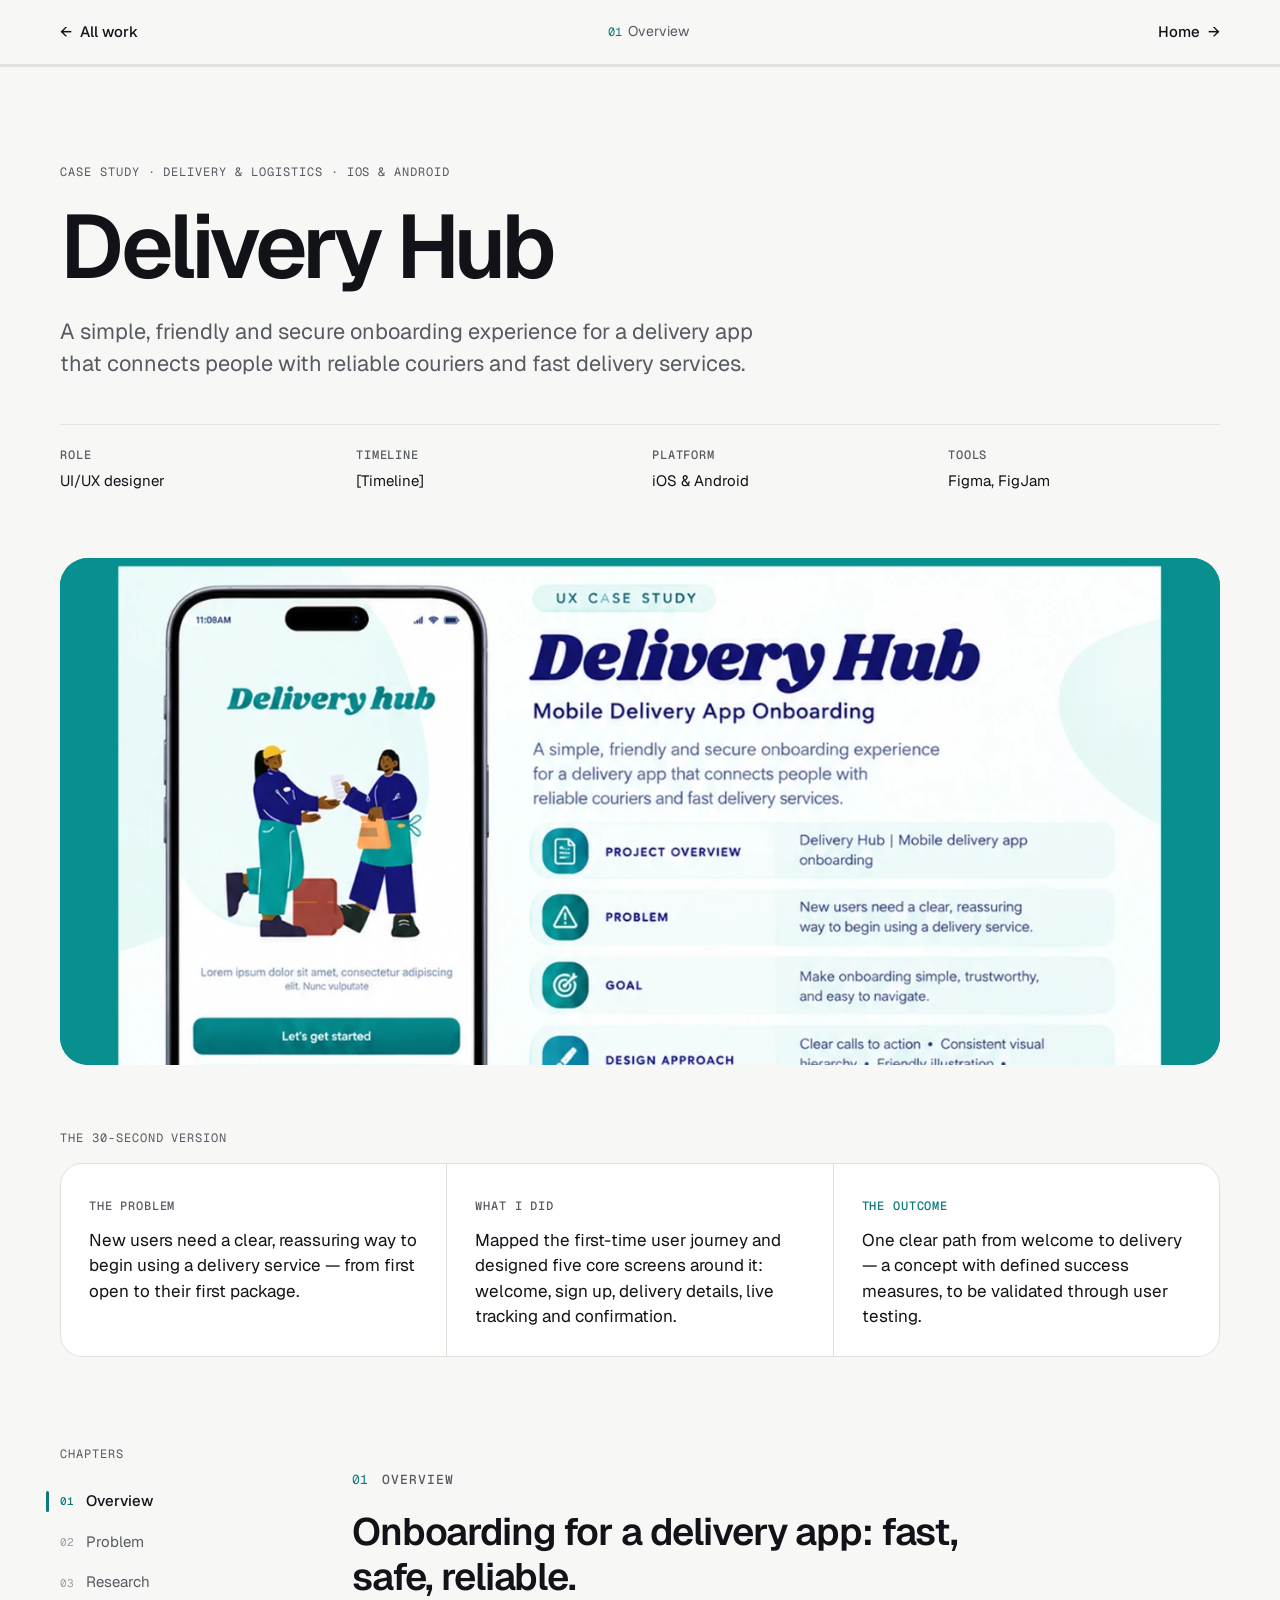
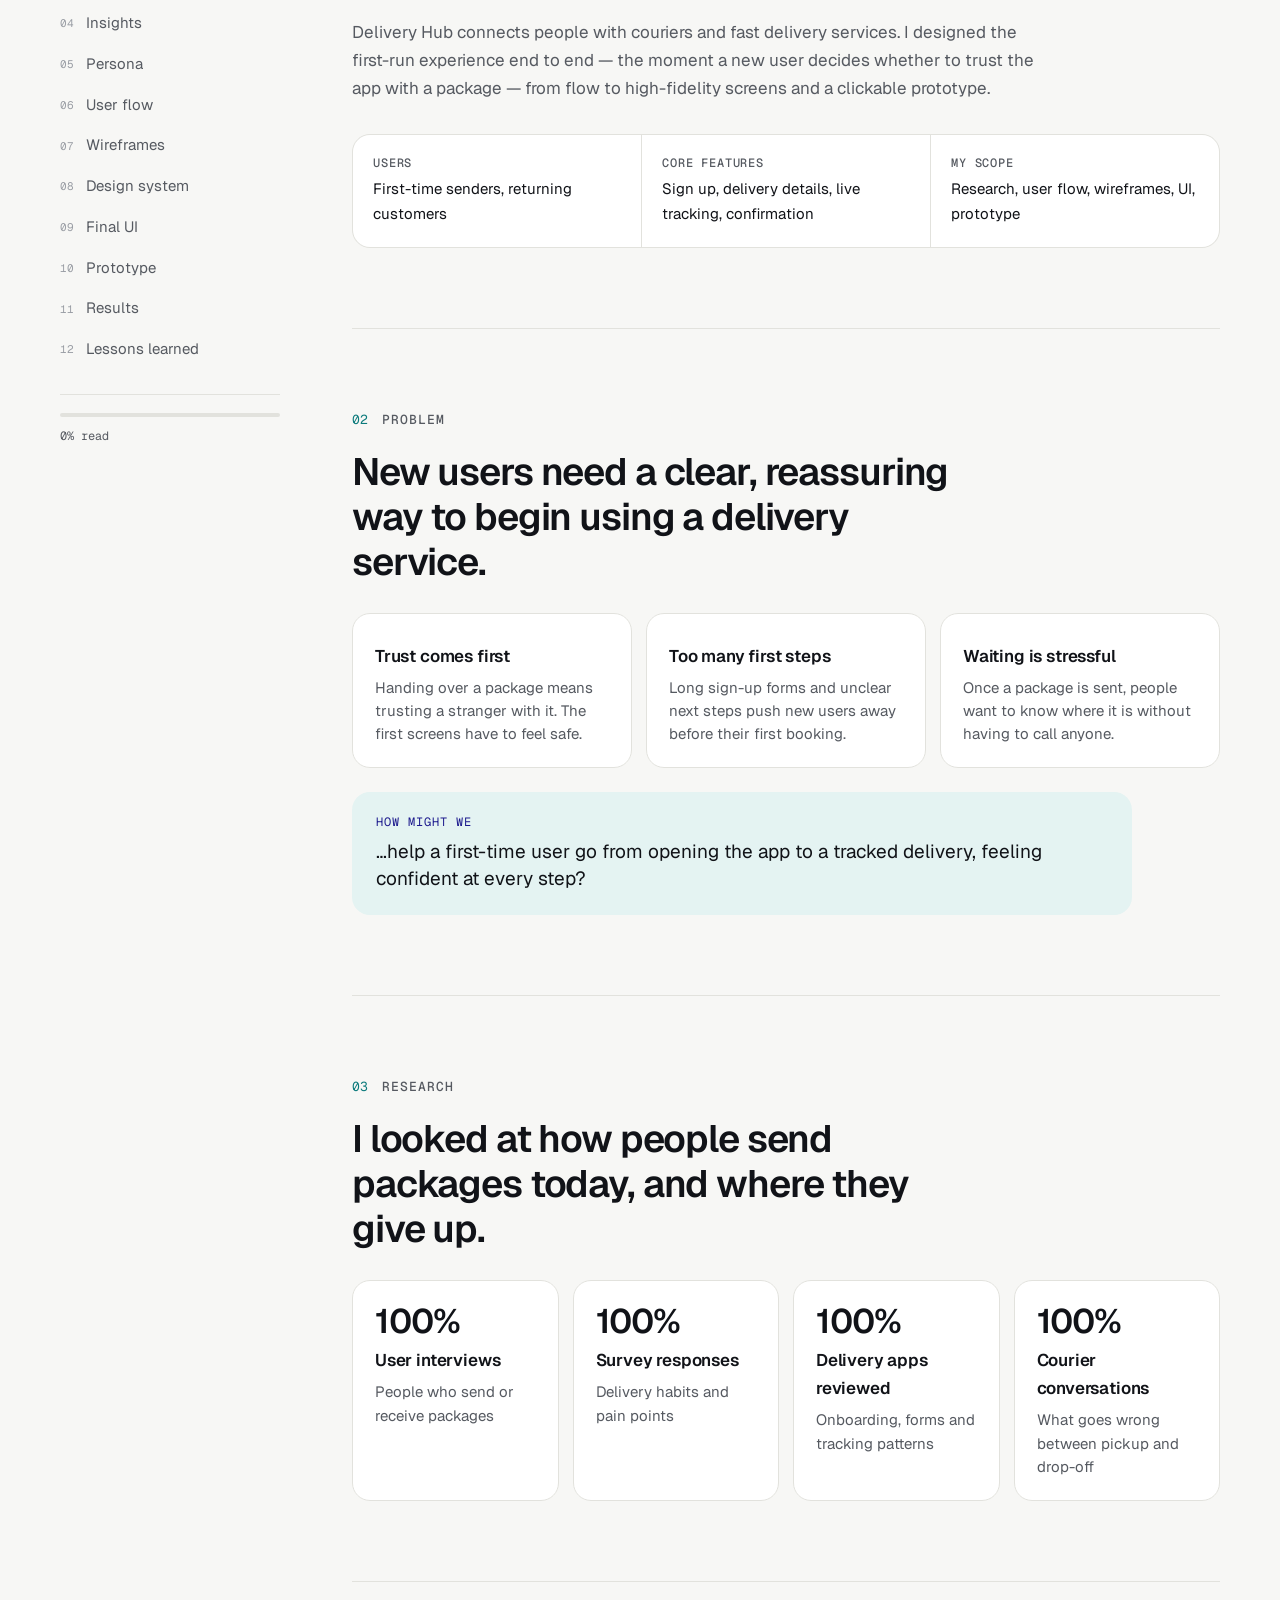
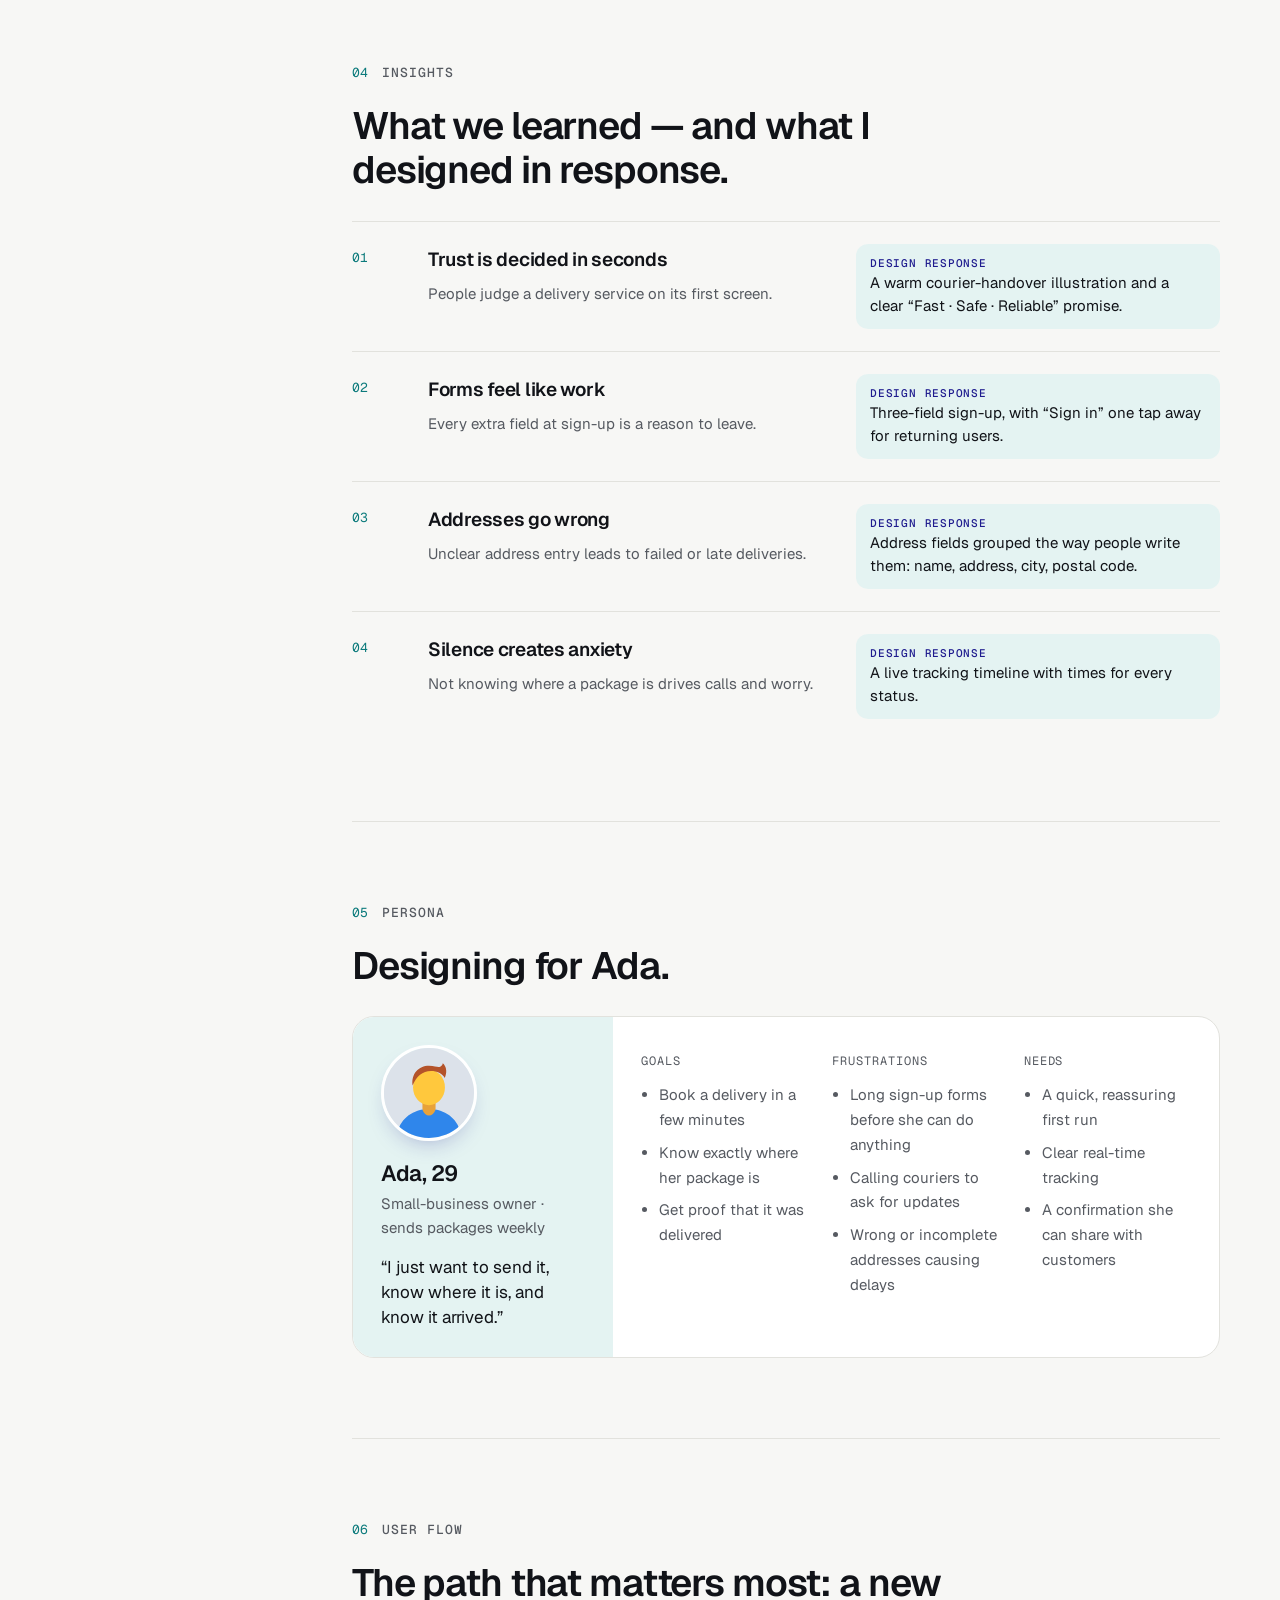
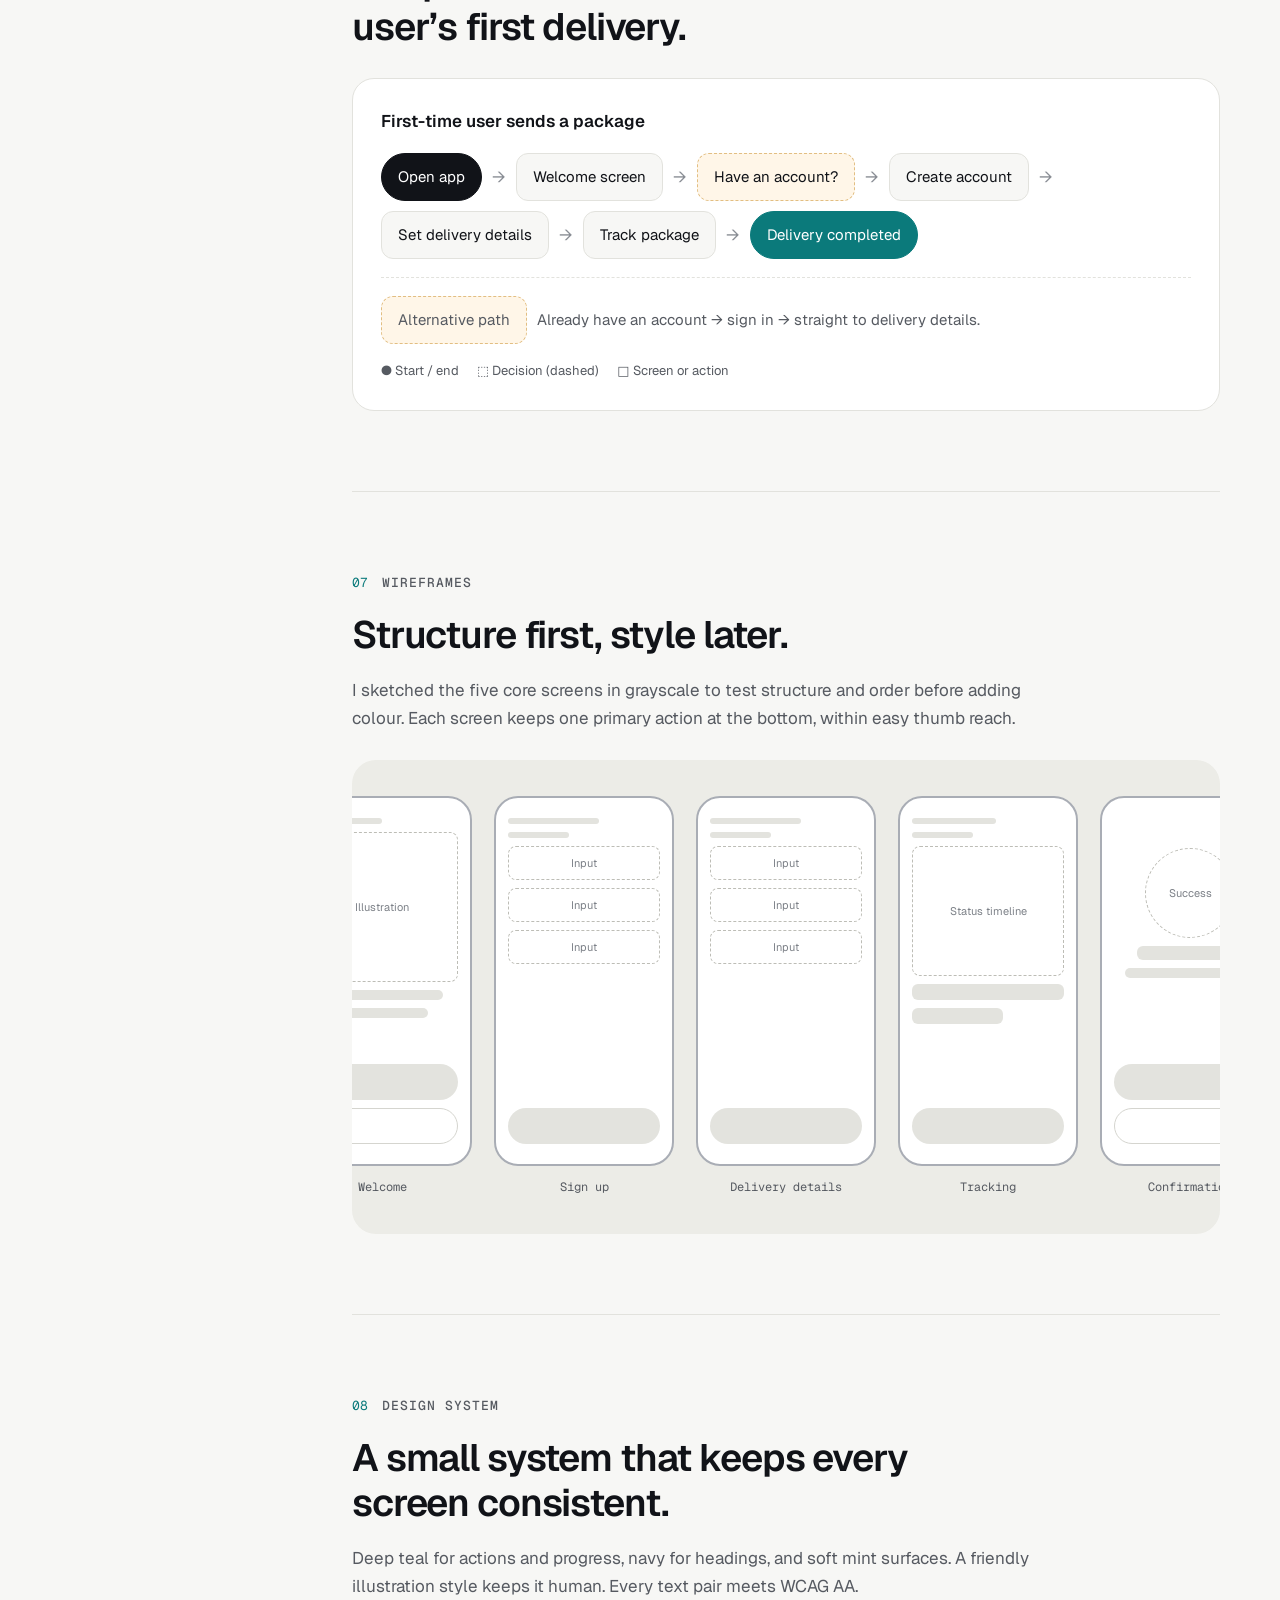
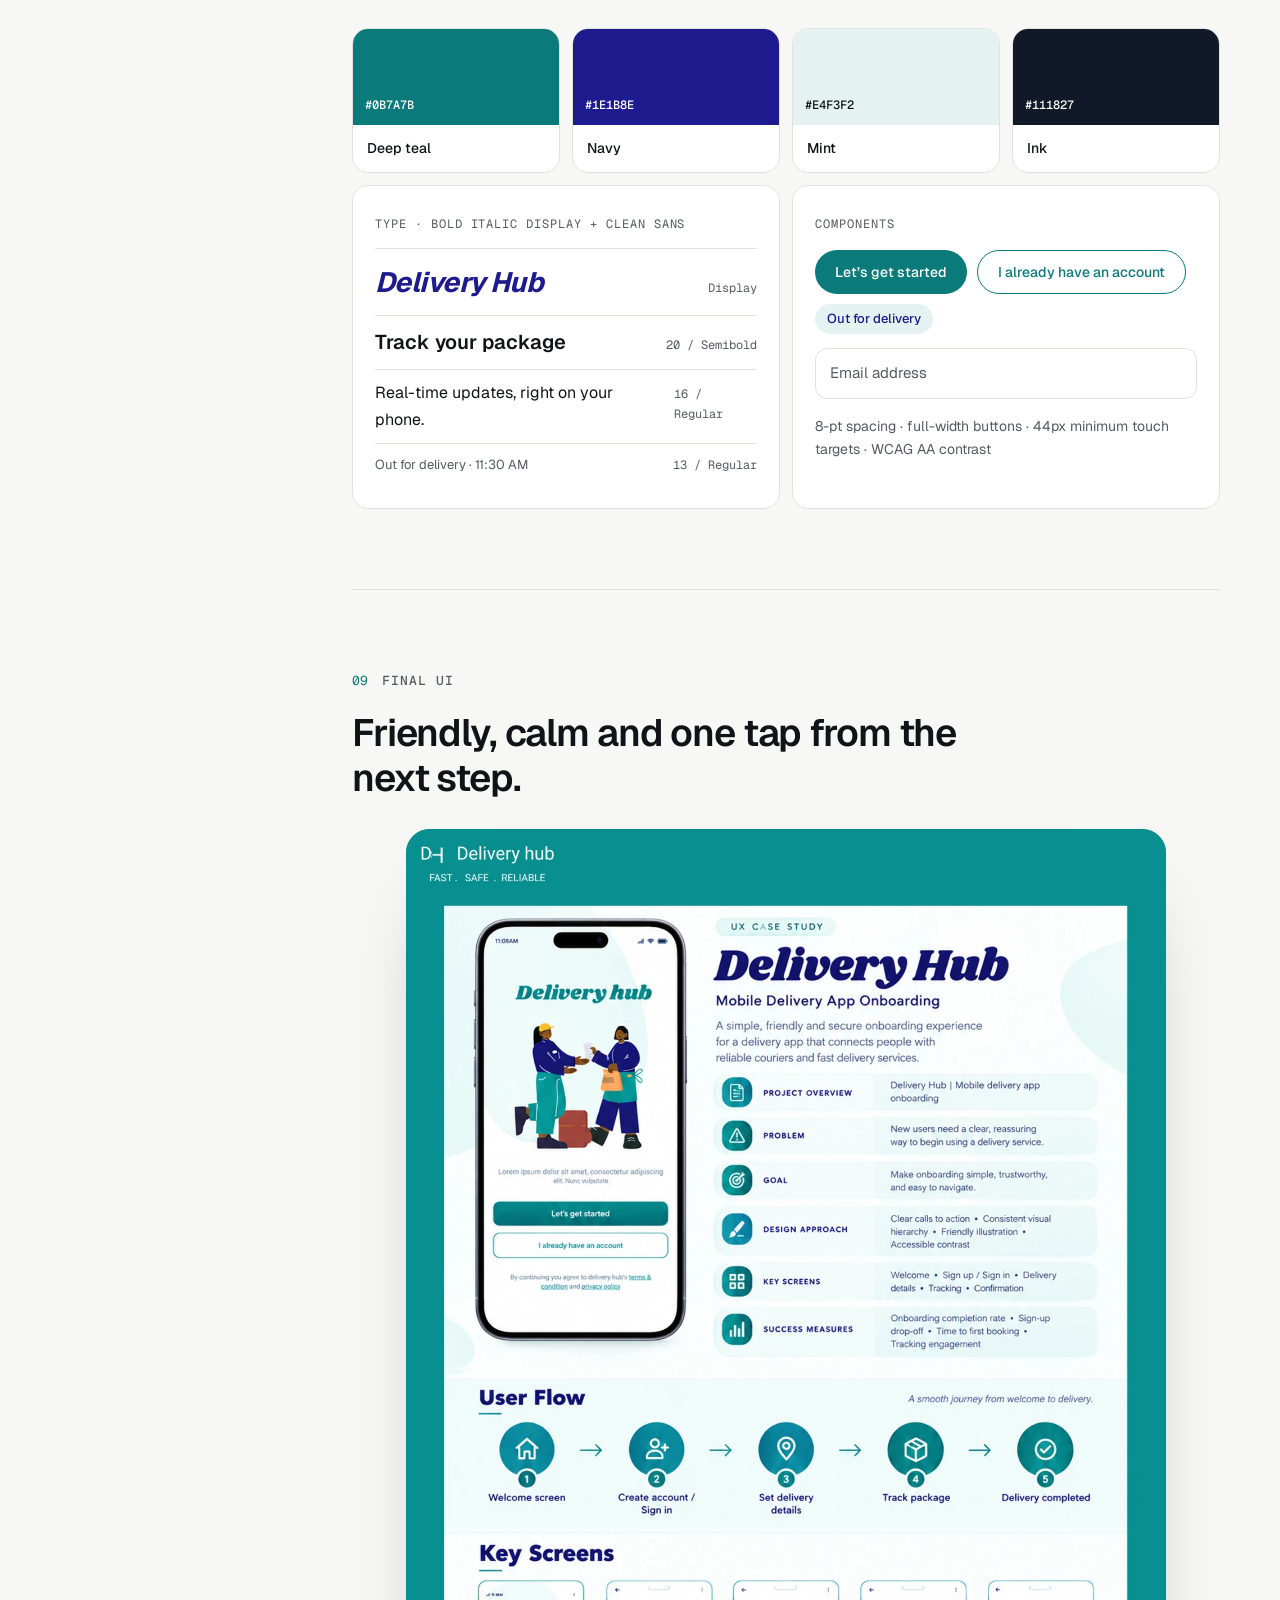
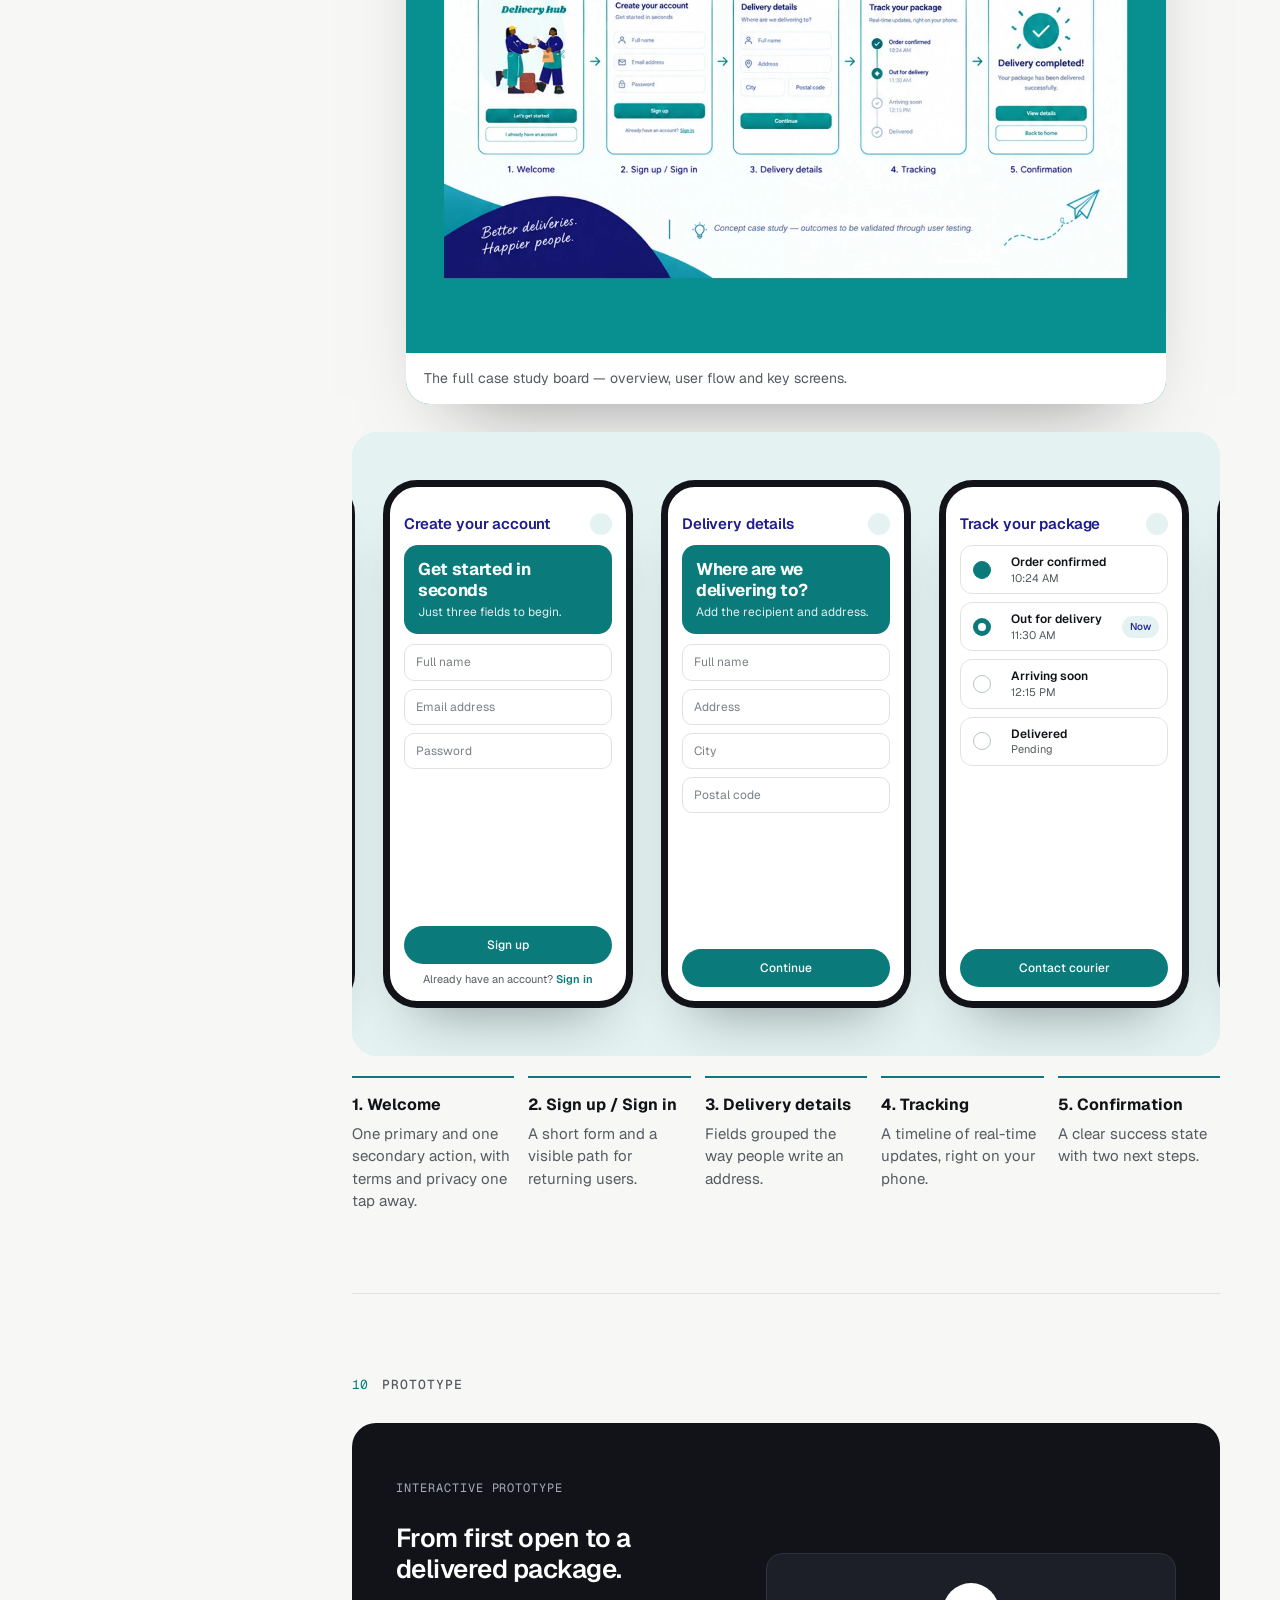
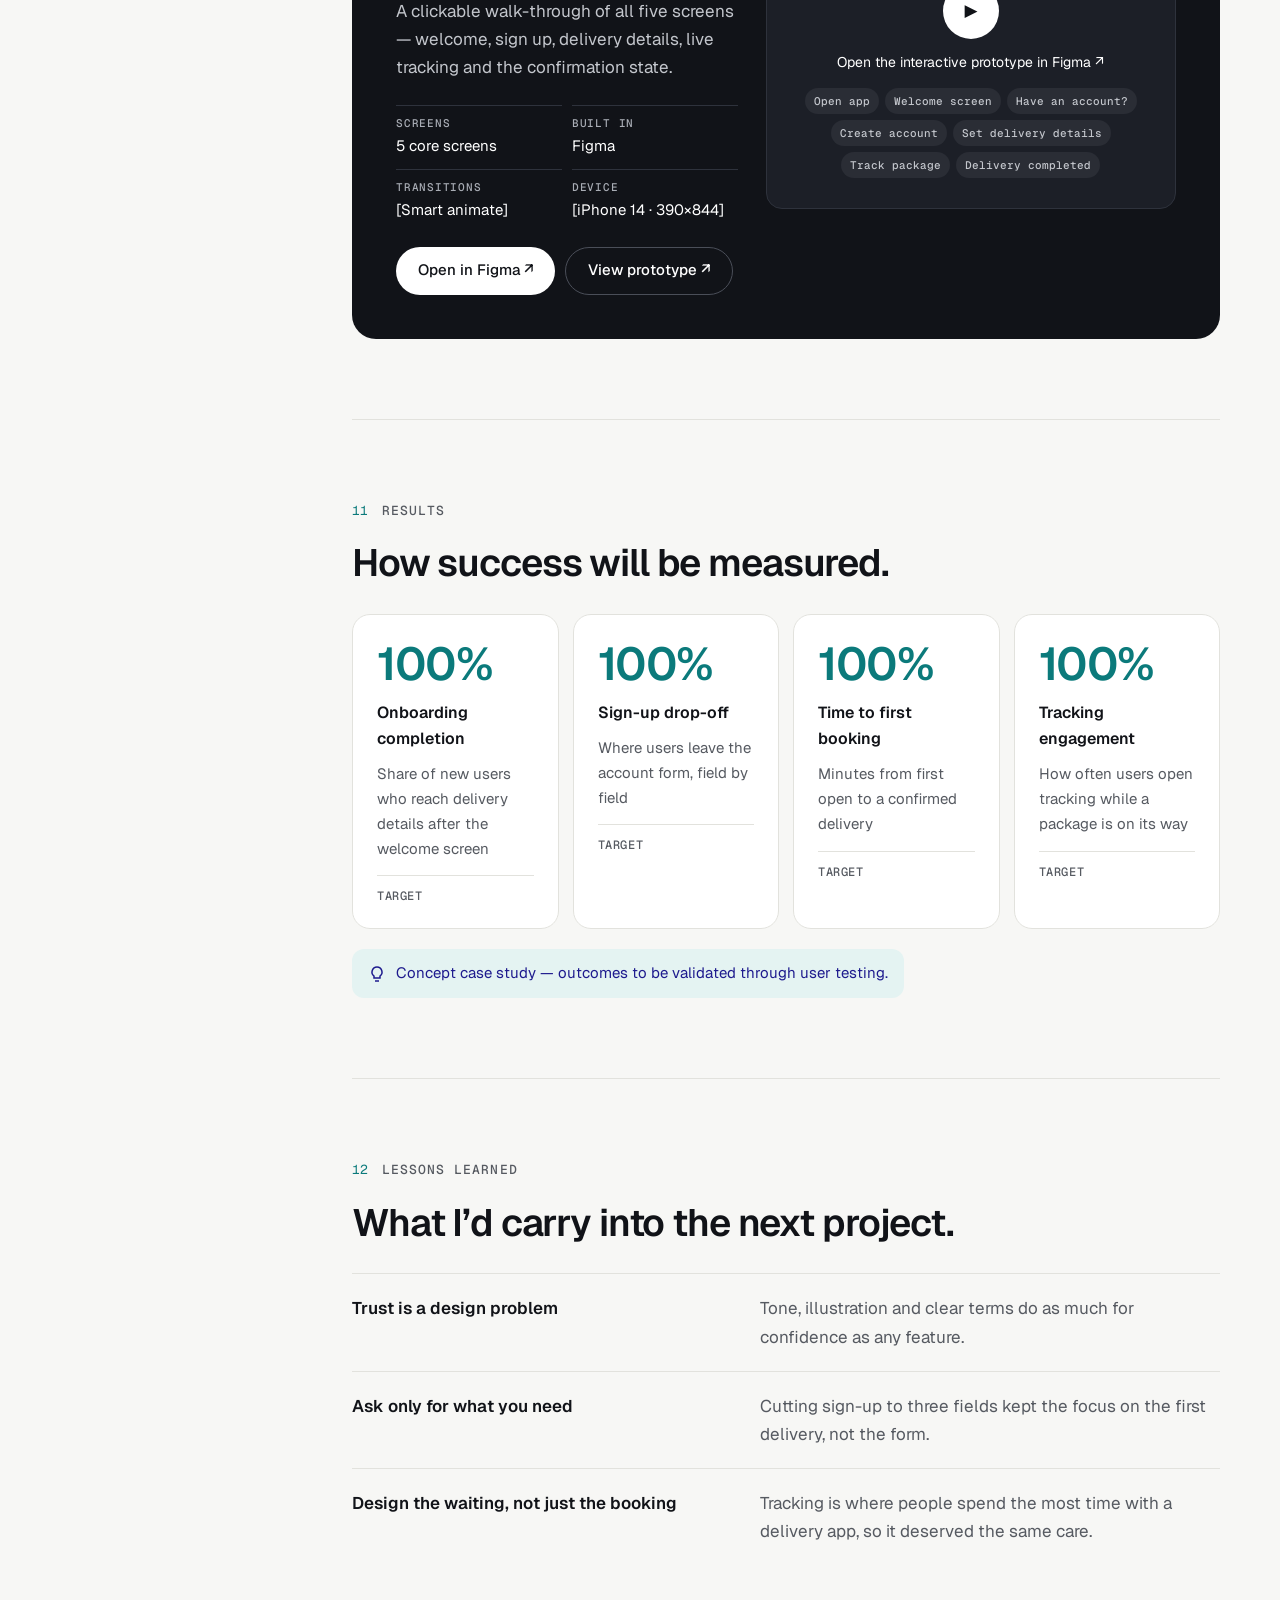
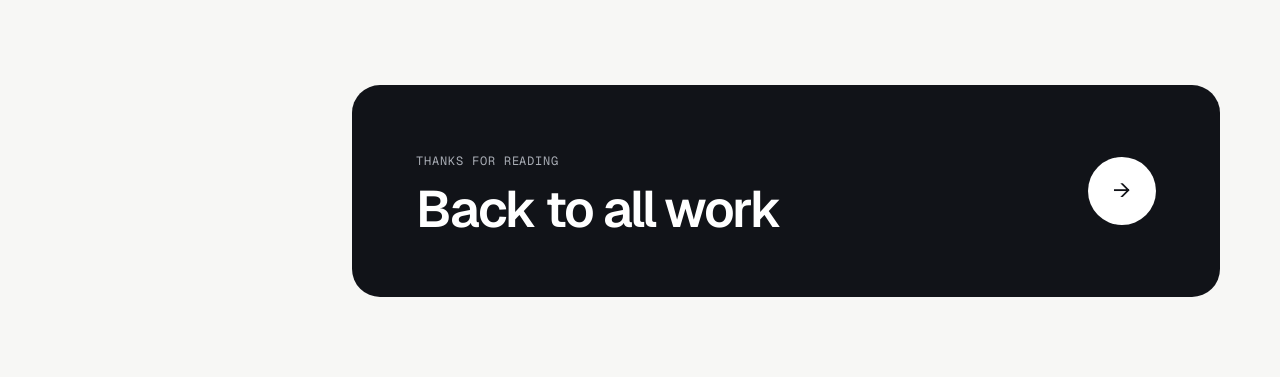
<file: delivery-hub.html>
<!doctype html>
<html lang="en">
<head>
<meta charset="utf-8">
<meta name="viewport" content="width=device-width, initial-scale=1">
<title>Delivery Hub case study — Chibueze Ugochukwu</title>
<meta name="description" content="UX case study: a simple, friendly and secure onboarding experience for the Delivery Hub mobile delivery app.">
<link rel="preconnect" href="https://fonts.googleapis.com">
<link rel="preconnect" href="https://fonts.gstatic.com" crossorigin>
<link href="https://fonts.googleapis.com/css2?family=Geist:wght@400;500;600;700&amp;family=Geist+Mono:wght@400;500&amp;display=swap" rel="stylesheet">
<link rel="stylesheet" href="assets/css/case-study.css">
<style>
body{margin:0;background:#F7F7F5}
html{scroll-behavior:smooth}
.dh-cover{margin:16px 0 0;border-radius:28px;overflow:hidden;background:#0E8C8C}
.dh-cover img{display:block;width:100%;height:auto;aspect-ratio:16/7;object-fit:cover;object-position:50% 9%}
@media(max-width:700px){.dh-cover{border-radius:18px}.dh-cover img{aspect-ratio:4/3;object-position:22% 14%}}
.board{margin:28px auto 0;max-width:760px;border-radius:24px;overflow:hidden;background:#0E8C8C;box-shadow:0 40px 80px -48px rgba(17,19,24,.5)}
.board img{display:block;width:100%;height:auto}
.board figcaption{background:var(--surface);padding:14px 18px;font-size:14px;color:var(--muted)}
@media(max-width:600px){.board{border-radius:16px}}
.ph-fields{display:flex;flex-direction:column;gap:8px}
.ph-cta2{background:#fff;color:var(--brand);border:1.5px solid var(--brand);text-align:center;border-radius:999px;padding:9px;font-weight:500}
.ph-ctas{margin-top:auto;display:flex;flex-direction:column;gap:8px}
.ph-ctas .ph-cta{margin-top:0}
.ph-foot{text-align:center;font-size:11px;color:var(--muted)}
.ph-foot b{color:var(--brand);font-weight:600}
.ph-st{width:18px;height:18px;border-radius:50%;border:1.5px solid #B7C3C3;flex:0 0 auto;margin:0 10px 0 4px}
.ph-st.done{background:var(--brand);border-color:var(--brand)}
.ph-st.now{border:5px solid var(--brand)}
.ph-hero.big{align-items:center;text-align:center;padding:22px 14px}
.ph-check{width:56px;height:56px;border-radius:50%;background:#fff;color:var(--brand);display:grid;place-items:center;margin-bottom:6px}
.ui-cap.five{grid-template-columns:minmax(0,1fr)}
@media(min-width:700px){.ui-cap.five{grid-template-columns:repeat(2,minmax(0,1fr))}}
@media(min-width:1180px){.ui-cap.five{grid-template-columns:repeat(5,minmax(0,1fr))}}
.concept{display:inline-flex;align-items:center;gap:10px;margin:20px 0 0;padding:12px 16px;border-radius:12px;background:var(--brand-soft);color:var(--brand-ink);font-size:15px}
.p-avatar{width:96px;height:96px;border-radius:50%;overflow:hidden;border:3px solid #fff;box-shadow:0 10px 24px -12px rgba(30,27,142,.4);flex:0 0 auto}
.p-avatar svg{display:block;width:100%;height:100%}
.res .num{line-height:1.1}
.res b.mt{display:block;margin-top:10px;font-size:16px;font-weight:600;color:var(--ink)}
.res .tgt{display:block;margin-top:14px;padding-top:12px;border-top:1px solid var(--line);font:500 12px 'Geist Mono',monospace;letter-spacing:.05em;text-transform:uppercase;color:var(--muted)}
.proto-btn.ghost{background:transparent;color:#fff !important;border:1px solid #4A4E58}
.proto-btn.ghost:hover{background:transparent;border-color:#fff}
a.play{transition:border-color .25s ease,background .25s ease;text-decoration:none}
a.play:hover{border-color:#8FA2FF;background:#20232C;color:#fff}
.play{display:grid}
.play-steps{display:flex;flex-wrap:wrap;justify-content:center;gap:6px;margin-top:14px}
.play-steps span{font:500 11px 'Geist Mono',monospace;padding:6px 9px;border-radius:999px;background:#2A2D35;color:#C3C6CC}
.proto-meta{display:grid;grid-template-columns:repeat(2,minmax(0,1fr));gap:10px;margin:0 0 24px}
.proto-meta div{border-top:1px solid #2E323C;padding-top:10px}
.proto-meta dt{font:500 11px 'Geist Mono',monospace;letter-spacing:.07em;text-transform:uppercase;color:#A9ADB5}
.proto-meta dd{margin:4px 0 0;color:#fff;font-size:15px}
</style>
</head>
<body>
<div class="cs-site" style="--accent: #0B7A7B; --brand: #0B7A7B; --brand-soft: #E4F3F2; --brand-ink: #1E1B8E">
<a class="skip" href="#cs-main">Skip to content</a>
<header class="bar">
<div class="bar-in">
<a class="bar-link" href="index.html#work"><span aria-hidden="true">←</span> All work</a>
<p class="bar-now"><span class="mono">01</span><span class="bar-now-label">Overview</span></p>
<a class="bar-link" href="index.html">Home <span aria-hidden="true">→</span></a>
</div>
<div class="bar-track" role="progressbar" aria-label="Reading progress" aria-valuemin="0" aria-valuemax="100" aria-valuenow="0"><div class="bar-fill" style="width: 0%"></div></div>
</header>

<div class="wrap">
<section class="hero" aria-labelledby="cs-title">
<p class="eyebrow">Case study · Delivery &amp; logistics · iOS &amp; Android</p>
<h1 class="title" id="cs-title">Delivery Hub</h1>
<p class="statement">A simple, friendly and secure onboarding experience for a delivery app that connects people with reliable couriers and fast delivery services.</p>
<dl class="meta">
<div><dt>Role</dt><dd>UI/UX designer</dd></div>
<div><dt>Timeline</dt><dd>[Timeline]</dd></div>
<div><dt>Platform</dt><dd>iOS &amp; Android</dd></div>
<div><dt>Tools</dt><dd>Figma, FigJam</dd></div>
</dl>
</section>

<figure class="dh-cover"><img src="assets/img/delivery-hub-board.webp" alt="Delivery Hub welcome screen on a phone beside the case study title"></figure>

<p class="tldr-label"><span class="eyebrow">The 30-second version</span></p>
<section class="tldr" aria-label="Summary" style="margin-top: 14px">
<div><span class="k">The problem</span><p>New users need a clear, reassuring way to begin using a delivery service — from first open to their first package.</p></div>
<div><span class="k">What I did</span><p>Mapped the first-time user journey and designed five core screens around it: welcome, sign up, delivery details, live tracking and confirmation.</p></div>
<div><span class="k out">The outcome</span><p>One clear path from welcome to delivery — a concept with defined success measures, to be validated through user testing.</p></div>
</section>
</div>

<div class="wrap layout">
<aside class="toc" aria-label="Case study chapters">
<p class="eyebrow">Chapters</p>
<ol>
<li><a class="on" href="#overview" aria-current="location"><span class="mono">01</span>Overview</a></li>
<li><a href="#problem"><span class="mono">02</span>Problem</a></li>
<li><a href="#research"><span class="mono">03</span>Research</a></li>
<li><a href="#insights"><span class="mono">04</span>Insights</a></li>
<li><a href="#persona"><span class="mono">05</span>Persona</a></li>
<li><a href="#flow"><span class="mono">06</span>User flow</a></li>
<li><a href="#wireframes"><span class="mono">07</span>Wireframes</a></li>
<li><a href="#system"><span class="mono">08</span>Design system</a></li>
<li><a href="#ui"><span class="mono">09</span>Final UI</a></li>
<li><a href="#prototype"><span class="mono">10</span>Prototype</a></li>
<li><a href="#results"><span class="mono">11</span>Results</a></li>
<li><a href="#lessons"><span class="mono">12</span>Lessons learned</a></li>
</ol>
<div class="toc-prog"><div class="toc-track"><div class="toc-fill" style="width: 0%"></div></div><span class="mono toc-pct">0% read</span></div>
</aside>

<main id="cs-main">

<section class="ch" id="overview" aria-labelledby="h1-overview">
<div class="ch-head"><span class="mono">01</span><h2 id="h1-overview">Overview</h2></div>
<p class="key">Onboarding for a delivery app: fast, safe, reliable.</p>
<p class="body">Delivery Hub connects people with couriers and fast delivery services. I designed the first-run experience end to end — the moment a new user decides whether to trust the app with a package — from flow to high-fidelity screens and a clickable prototype.</p>
<dl class="facts">
<div><dt>Users</dt><dd>First-time senders, returning customers</dd></div>
<div><dt>Core features</dt><dd>Sign up, delivery details, live tracking, confirmation</dd></div>
<div><dt>My scope</dt><dd>Research, user flow, wireframes, UI, prototype</dd></div>
</dl>
</section>

<section class="ch" id="problem" aria-labelledby="h1-problem">
<div class="ch-head"><span class="mono">02</span><h2 id="h1-problem">Problem</h2></div>
<p class="key">New users need a clear, reassuring way to begin using a delivery service.</p>
<div class="cards">
<div class="card"><h3>Trust comes first</h3><p>Handing over a package means trusting a stranger with it. The first screens have to feel safe.</p></div>
<div class="card"><h3>Too many first steps</h3><p>Long sign-up forms and unclear next steps push new users away before their first booking.</p></div>
<div class="card"><h3>Waiting is stressful</h3><p>Once a package is sent, people want to know where it is without having to call anyone.</p></div>
</div>
<p class="hmw"><span class="eyebrow">How might we</span>…help a first-time user go from opening the app to a tracked delivery, feeling confident at every step?</p>
</section>

<section class="ch" id="research" aria-labelledby="h1-research">
<div class="ch-head"><span class="mono">03</span><h2 id="h1-research">Research</h2></div>
<p class="key">I looked at how people send packages today, and where they give up.</p>
<div class="cards four">
<div class="card"><span class="num">100%</span><h3>User interviews</h3><p>People who send or receive packages</p></div>
<div class="card"><span class="num">100%</span><h3>Survey responses</h3><p>Delivery habits and pain points</p></div>
<div class="card"><span class="num">100%</span><h3>Delivery apps reviewed</h3><p>Onboarding, forms and tracking patterns</p></div>
<div class="card"><span class="num">100%</span><h3>Courier conversations</h3><p>What goes wrong between pickup and drop-off</p></div>
</div>
</section>

<section class="ch" id="insights" aria-labelledby="h1-insights">
<div class="ch-head"><span class="mono">04</span><h2 id="h1-insights">Insights</h2></div>
<p class="key">What we learned — and what I designed in response.</p>
<ol class="insights">
<li><span class="mono">01</span><div><h3>Trust is decided in seconds</h3><p>People judge a delivery service on its first screen.</p></div><div class="resp"><b>Design response</b>A warm courier-handover illustration and a clear “Fast · Safe · Reliable” promise.</div></li>
<li><span class="mono">02</span><div><h3>Forms feel like work</h3><p>Every extra field at sign-up is a reason to leave.</p></div><div class="resp"><b>Design response</b>Three-field sign-up, with “Sign in” one tap away for returning users.</div></li>
<li><span class="mono">03</span><div><h3>Addresses go wrong</h3><p>Unclear address entry leads to failed or late deliveries.</p></div><div class="resp"><b>Design response</b>Address fields grouped the way people write them: name, address, city, postal code.</div></li>
<li><span class="mono">04</span><div><h3>Silence creates anxiety</h3><p>Not knowing where a package is drives calls and worry.</p></div><div class="resp"><b>Design response</b>A live tracking timeline with times for every status.</div></li>
</ol>
</section>

<section class="ch" id="persona" aria-labelledby="h1-persona">
<div class="ch-head"><span class="mono">05</span><h2 id="h1-persona">Persona</h2></div>
<p class="key">Designing for Ada.</p>
<div class="persona">
<div class="p-id">
<div class="p-avatar"><svg viewBox="0 0 96 96" width="96" height="96" role="img" aria-label="Avatar representing Ada, the persona"><rect width="96" height="96" fill="#DCE2EA"></rect><path d="M41 56h14v12c0 3.9-3.1 7-7 7s-7-3.1-7-7z" fill="#E8A23A"></path><path d="M14 96c0-17 13-28 27-30.5 1.5 4.3 4 6.5 7 6.5s5.5-2.2 7-6.5c14 2.5 27 13.5 27 30.5z" fill="#2F86EB"></path><ellipse cx="48" cy="42" rx="17" ry="19" fill="#FFC83D"></ellipse><path d="M30.5 40c-1.6-12.5 6.4-21 17.5-21 6.5 0 9.2 2 11.3 1.2 3.2-1.2 3.4-4 3.4-4s4.6 3.5 3.6 10.3c-.4 2.9-1.5 5.6-1.5 5.6-2.6-5.4-8.4-7.6-14.6-7.6-9.3 0-15.4 5.5-19.7 15.5z" fill="#B4532A"></path></svg></div>
<div><div class="p-name">Ada, 29</div><div class="p-meta">Small-business owner · sends packages weekly</div></div>
<p class="p-quote">“I just want to send it, know where it is, and know it arrived.”</p>
</div>
<div class="p-body">
<div><span class="eyebrow">Goals</span><ul><li>Book a delivery in a few minutes</li><li>Know exactly where her package is</li><li>Get proof that it was delivered</li></ul></div>
<div><span class="eyebrow">Frustrations</span><ul><li>Long sign-up forms before she can do anything</li><li>Calling couriers to ask for updates</li><li>Wrong or incomplete addresses causing delays</li></ul></div>
<div><span class="eyebrow">Needs</span><ul><li>A quick, reassuring first run</li><li>Clear real-time tracking</li><li>A confirmation she can share with customers</li></ul></div>
</div>
</div>
</section>

<section class="ch" id="flow" aria-labelledby="h1-flow">
<div class="ch-head"><span class="mono">06</span><h2 id="h1-flow">User flow</h2></div>
<p class="key">The path that matters most: a new user’s first delivery.</p>
<div class="flow-box">
<p class="flow-name">First-time user sends a package</p>
<div class="flow">
<span class="fs start">Open app</span><span class="farr" aria-hidden="true">→</span>
<span class="fs">Welcome screen</span><span class="farr" aria-hidden="true">→</span>
<span class="fs dec">Have an account?</span><span class="farr" aria-hidden="true">→</span>
<span class="fs">Create account</span><span class="farr" aria-hidden="true">→</span>
<span class="fs">Set delivery details</span><span class="farr" aria-hidden="true">→</span>
<span class="fs">Track package</span><span class="farr" aria-hidden="true">→</span>
<span class="fs end">Delivery completed</span>
</div>
<p class="alt"><span class="fs dec">Alternative path</span>Already have an account → sign in → straight to delivery details.</p>
<div class="legend"><span>● Start / end</span><span>⬚ Decision (dashed)</span><span>□ Screen or action</span></div>
</div>
</section>

<section class="ch" id="wireframes" aria-labelledby="h1-wireframes">
<div class="ch-head"><span class="mono">07</span><h2 id="h1-wireframes">Wireframes</h2></div>
<p class="key">Structure first, style later.</p>
<p class="body">I sketched the five core screens in grayscale to test structure and order before adding colour. Each screen keeps one primary action at the bottom, within easy thumb reach.</p>
<div class="band wire" tabindex="0" aria-label="Wireframes, scrolls horizontally">
<div class="wf"><div class="wfp"><div class="gl" style="width: 50%"></div><div class="x" style="height: 150px">Illustration</div><div class="g" style="height: 10px; width: 80%; align-self: center"></div><div class="g" style="height: 10px; width: 60%; align-self: center"></div><div class="g" style="height: 36px; margin-top: auto; border-radius: 999px"></div><div style="height: 36px; border: 1.5px solid #D5D5CF; border-radius: 999px"></div></div><span class="mono">Welcome</span></div>
<div class="wf"><div class="wfp"><div class="gl" style="width: 60%"></div><div class="gl" style="width: 40%"></div><div class="x" style="height: 34px">Input</div><div class="x" style="height: 34px">Input</div><div class="x" style="height: 34px">Input</div><div class="g" style="height: 36px; margin-top: auto; border-radius: 999px"></div></div><span class="mono">Sign up</span></div>
<div class="wf"><div class="wfp"><div class="gl" style="width: 60%"></div><div class="gl" style="width: 40%"></div><div class="x" style="height: 34px">Input</div><div class="x" style="height: 34px">Input</div><div class="x" style="height: 34px">Input</div><div class="g" style="height: 36px; margin-top: auto; border-radius: 999px"></div></div><span class="mono">Delivery details</span></div>
<div class="wf"><div class="wfp"><div class="gl" style="width: 55%"></div><div class="gl" style="width: 40%"></div><div class="x" style="height: 130px">Status timeline</div><div class="g" style="height: 16px"></div><div class="g" style="height: 16px; width: 60%"></div><div class="g" style="height: 36px; margin-top: auto; border-radius: 999px"></div></div><span class="mono">Tracking</span></div>
<div class="wf"><div class="wfp"><div class="x" style="height: 90px; width: 90px; border-radius: 50%; align-self: center; margin-top: 30px">Success</div><div class="g" style="height: 14px; width: 70%; align-self: center"></div><div class="g" style="height: 10px; width: 85%; align-self: center"></div><div class="g" style="height: 36px; margin-top: auto; border-radius: 999px"></div><div style="height: 36px; border: 1.5px solid #D5D5CF; border-radius: 999px"></div></div><span class="mono">Confirmation</span></div>
</div>
</section>

<section class="ch" id="system" aria-labelledby="h1-system">
<div class="ch-head"><span class="mono">08</span><h2 id="h1-system">Design system</h2></div>
<p class="key">A small system that keeps every screen consistent.</p>
<p class="body">Deep teal for actions and progress, navy for headings, and soft mint surfaces. A friendly illustration style keeps it human. Every text pair meets WCAG AA.</p>
<div class="sw-grid">
<div class="sw"><div class="sw-c" style="background: #0B7A7B; color: #FFFFFF">#0B7A7B</div><p>Deep teal</p></div>
<div class="sw"><div class="sw-c" style="background: #1E1B8E; color: #FFFFFF">#1E1B8E</div><p>Navy</p></div>
<div class="sw"><div class="sw-c" style="background: #E4F3F2; color: #111318">#E4F3F2</div><p>Mint</p></div>
<div class="sw"><div class="sw-c" style="background: #111827; color: #FFFFFF">#111827</div><p>Ink</p></div>
</div>
<div class="ds-row">
<div class="ds-box">
<span class="eyebrow">Type · Bold italic display + clean sans</span>
<div class="tr" style="margin-top: 12px"><span style="font-size: 28px; font-weight: 700; font-style: italic; letter-spacing: -.02em; color: var(--brand-ink)">Delivery Hub</span><span class="mono">Display</span></div>
<div class="tr"><span style="font-size: 20px; font-weight: 600">Track your package</span><span class="mono">20 / Semibold</span></div>
<div class="tr"><span style="font-size: 16px">Real-time updates, right on your phone.</span><span class="mono">16 / Regular</span></div>
<div class="tr"><span style="font-size: 13px; color: var(--muted)">Out for delivery · 11:30 AM</span><span class="mono">13 / Regular</span></div>
</div>
<div class="ds-box">
<span class="eyebrow">Components</span>
<div class="comps"><span class="b1">Let’s get started</span><span class="b2">I already have an account</span><span class="b3">Out for delivery</span></div>
<div class="inp">Email address</div>
<p class="note">8-pt spacing · full-width buttons · 44px minimum touch targets · WCAG AA contrast</p>
</div>
</div>
</section>

<section class="ch" id="ui" aria-labelledby="h1-ui">
<div class="ch-head"><span class="mono">09</span><h2 id="h1-ui">Final UI</h2></div>
<p class="key">Friendly, calm and one tap from the next step.</p>
<figure class="board"><img src="assets/img/delivery-hub-board.webp" alt="Delivery Hub case study board: project overview, problem, goal, design approach, the five-step user flow and the five key screens"><figcaption>The full case study board — overview, user flow and key screens.</figcaption></figure>
<div class="band ui" tabindex="0" aria-label="Final screens, scrolls horizontally">
<div class="phone">
<div class="ph-top"><span class="ph-title">Delivery hub</span><span class="ph-dot"></span></div>
<div class="ph-hero"><strong>Fast · Safe · Reliable</strong><span>Send and receive packages with couriers you can trust.</span></div>
<div class="ph-ctas">
<div class="ph-cta">Let’s get started</div>
<div class="ph-cta2">I already have an account</div>
<div class="ph-foot">By continuing you agree to the <b>terms &amp; privacy policy</b></div>
</div>
</div>
<div class="phone">
<div class="ph-top"><span class="ph-title">Create your account</span><span class="ph-dot"></span></div>
<div class="ph-hero"><strong>Get started in seconds</strong><span>Just three fields to begin.</span></div>
<div class="ph-fields"><div class="ph-search">Full name</div><div class="ph-search">Email address</div><div class="ph-search">Password</div></div>
<div class="ph-ctas">
<div class="ph-cta">Sign up</div>
<div class="ph-foot">Already have an account? <b>Sign in</b></div>
</div>
</div>
<div class="phone">
<div class="ph-top"><span class="ph-title">Delivery details</span><span class="ph-dot"></span></div>
<div class="ph-hero"><strong>Where are we delivering to?</strong><span>Add the recipient and address.</span></div>
<div class="ph-fields"><div class="ph-search">Full name</div><div class="ph-search">Address</div><div class="ph-search">City</div><div class="ph-search">Postal code</div></div>
<div class="ph-ctas">
<div class="ph-cta">Continue</div>
</div>
</div>
<div class="phone">
<div class="ph-top"><span class="ph-title">Track your package</span><span class="ph-dot"></span></div>
<div class="ph-rows">
<div class="ph-row"><span class="ph-st done"></span><span class="ph-tx"><b>Order confirmed</b><small>10:24 AM</small></span></div>
<div class="ph-row"><span class="ph-st now"></span><span class="ph-tx"><b>Out for delivery</b><small>11:30 AM</small></span><span class="ph-tag">Now</span></div>
<div class="ph-row"><span class="ph-st"></span><span class="ph-tx"><b>Arriving soon</b><small>12:15 PM</small></span></div>
<div class="ph-row"><span class="ph-st"></span><span class="ph-tx"><b>Delivered</b><small>Pending</small></span></div>
</div>
<div class="ph-ctas">
<div class="ph-cta">Contact courier</div>
</div>
</div>
<div class="phone">
<div class="ph-top"><span class="ph-title">Confirmation</span><span class="ph-dot"></span></div>
<div class="ph-hero big"><span class="ph-check" aria-hidden="true"><svg width="26" height="26" viewBox="0 0 26 26" fill="none" stroke="currentColor" stroke-width="2.6" stroke-linecap="round" stroke-linejoin="round"><path d="M7 13.5l4 4 8-9"></path></svg></span><strong>Delivery completed!</strong><span>Your package has been delivered successfully.</span></div>
<div class="ph-ctas">
<div class="ph-cta">View details</div>
<div class="ph-cta2">Back to home</div>
</div>
</div>
</div>
<p class="swipe" aria-hidden="true">Swipe for more screens →</p>
<div class="ui-cap five">
<div><b>1. Welcome</b><span>One primary and one secondary action, with terms and privacy one tap away.</span></div>
<div><b>2. Sign up / Sign in</b><span>A short form and a visible path for returning users.</span></div>
<div><b>3. Delivery details</b><span>Fields grouped the way people write an address.</span></div>
<div><b>4. Tracking</b><span>A timeline of real-time updates, right on your phone.</span></div>
<div><b>5. Confirmation</b><span>A clear success state with two next steps.</span></div>
</div>
</section>

<section class="ch" id="prototype" aria-labelledby="h1-prototype">
<div class="ch-head"><span class="mono">10</span><h2 id="h1-prototype">Prototype</h2></div>
<div class="proto">
<div>
<p class="eyebrow" style="color: #A9ADB5">Interactive prototype</p>
<p style="font-size: 26px; line-height: 1.2; letter-spacing: -.02em; font-weight: 600; color: #fff; margin: 12px 0 0">From first open to a delivered package.</p>
<p>A clickable walk-through of all five screens — welcome, sign up, delivery details, live tracking and the confirmation state.</p>
<dl class="proto-meta">
<div><dt>Screens</dt><dd>5 core screens</dd></div>
<div><dt>Built in</dt><dd>Figma</dd></div>
<div><dt>Transitions</dt><dd>[Smart animate]</dd></div>
<div><dt>Device</dt><dd>[iPhone 14 · 390×844]</dd></div>
</dl>
<div style="display: flex; flex-wrap: wrap; gap: 10px">
<a class="proto-btn" href="https://www.figma.com/design/bY8rDcsV9pJSOj9oXr7mFo/Delivery-Hub?node-id=1-25788&amp;t=C9oOnaIrOfVP6ev1-1" target="_blank" rel="noopener">Open in Figma ↗</a>
<a class="proto-btn ghost" href="https://www.figma.com/design/bY8rDcsV9pJSOj9oXr7mFo/Delivery-Hub?node-id=1-283&amp;t=qQzP1qkvKwxoEZ7O-1" target="_blank" rel="noopener">View prototype ↗</a>
</div>
</div>
<a class="play" href="https://www.figma.com/design/bY8rDcsV9pJSOj9oXr7mFo/Delivery-Hub?node-id=1-283&amp;t=qQzP1qkvKwxoEZ7O-1" target="_blank" rel="noopener"><span><span class="play-i" aria-hidden="true">▶</span>Open the interactive prototype in Figma ↗<span class="play-steps"><span>Open app</span><span>Welcome screen</span><span>Have an account?</span><span>Create account</span><span>Set delivery details</span><span>Track package</span><span>Delivery completed</span></span></span></a>
</div>
</section>

<section class="ch" id="results" aria-labelledby="h1-results">
<div class="ch-head"><span class="mono">11</span><h2 id="h1-results">Results</h2></div>
<p class="key">How success will be measured.</p>
<div class="res" style="grid-template-columns: repeat(auto-fit, minmax(170px, 1fr))">
<div><span class="num">100%</span><b class="mt">Onboarding completion</b><p>Share of new users who reach delivery details after the welcome screen</p><span class="tgt">Target</span></div>
<div><span class="num">100%</span><b class="mt">Sign-up drop-off</b><p>Where users leave the account form, field by field</p><span class="tgt">Target</span></div>
<div><span class="num">100%</span><b class="mt">Time to first booking</b><p>Minutes from first open to a confirmed delivery</p><span class="tgt">Target</span></div>
<div><span class="num">100%</span><b class="mt">Tracking engagement</b><p>How often users open tracking while a package is on its way</p><span class="tgt">Target</span></div>
</div>
<p class="concept"><svg width="18" height="18" viewBox="0 0 18 18" fill="none" stroke="currentColor" stroke-width="1.5" aria-hidden="true"><path d="M9 2a5 5 0 0 0-3 9v2h6v-2a5 5 0 0 0-3-9zM7 16h4"></path></svg>Concept case study — outcomes to be validated through user testing.</p>
</section>

<section class="ch" id="lessons" aria-labelledby="h1-lessons">
<div class="ch-head"><span class="mono">12</span><h2 id="h1-lessons">Lessons learned</h2></div>
<p class="key">What I’d carry into the next project.</p>
<ul class="lessons">
<li><b>Trust is a design problem</b><span>Tone, illustration and clear terms do as much for confidence as any feature.</span></li>
<li><b>Ask only for what you need</b><span>Cutting sign-up to three fields kept the focus on the first delivery, not the form.</span></li>
<li><b>Design the waiting, not just the booking</b><span>Tracking is where people spend the most time with a delivery app, so it deserved the same care.</span></li>
</ul>
</section>

<a class="next" href="index.html#work"><span><span class="eyebrow">Thanks for reading</span><span class="big">Back to all work</span></span><span class="circ" aria-hidden="true">→</span></a>
</main>
</div>
</div>
<script src="assets/js/case-study.js"></script>
</body>
</html>
</file>
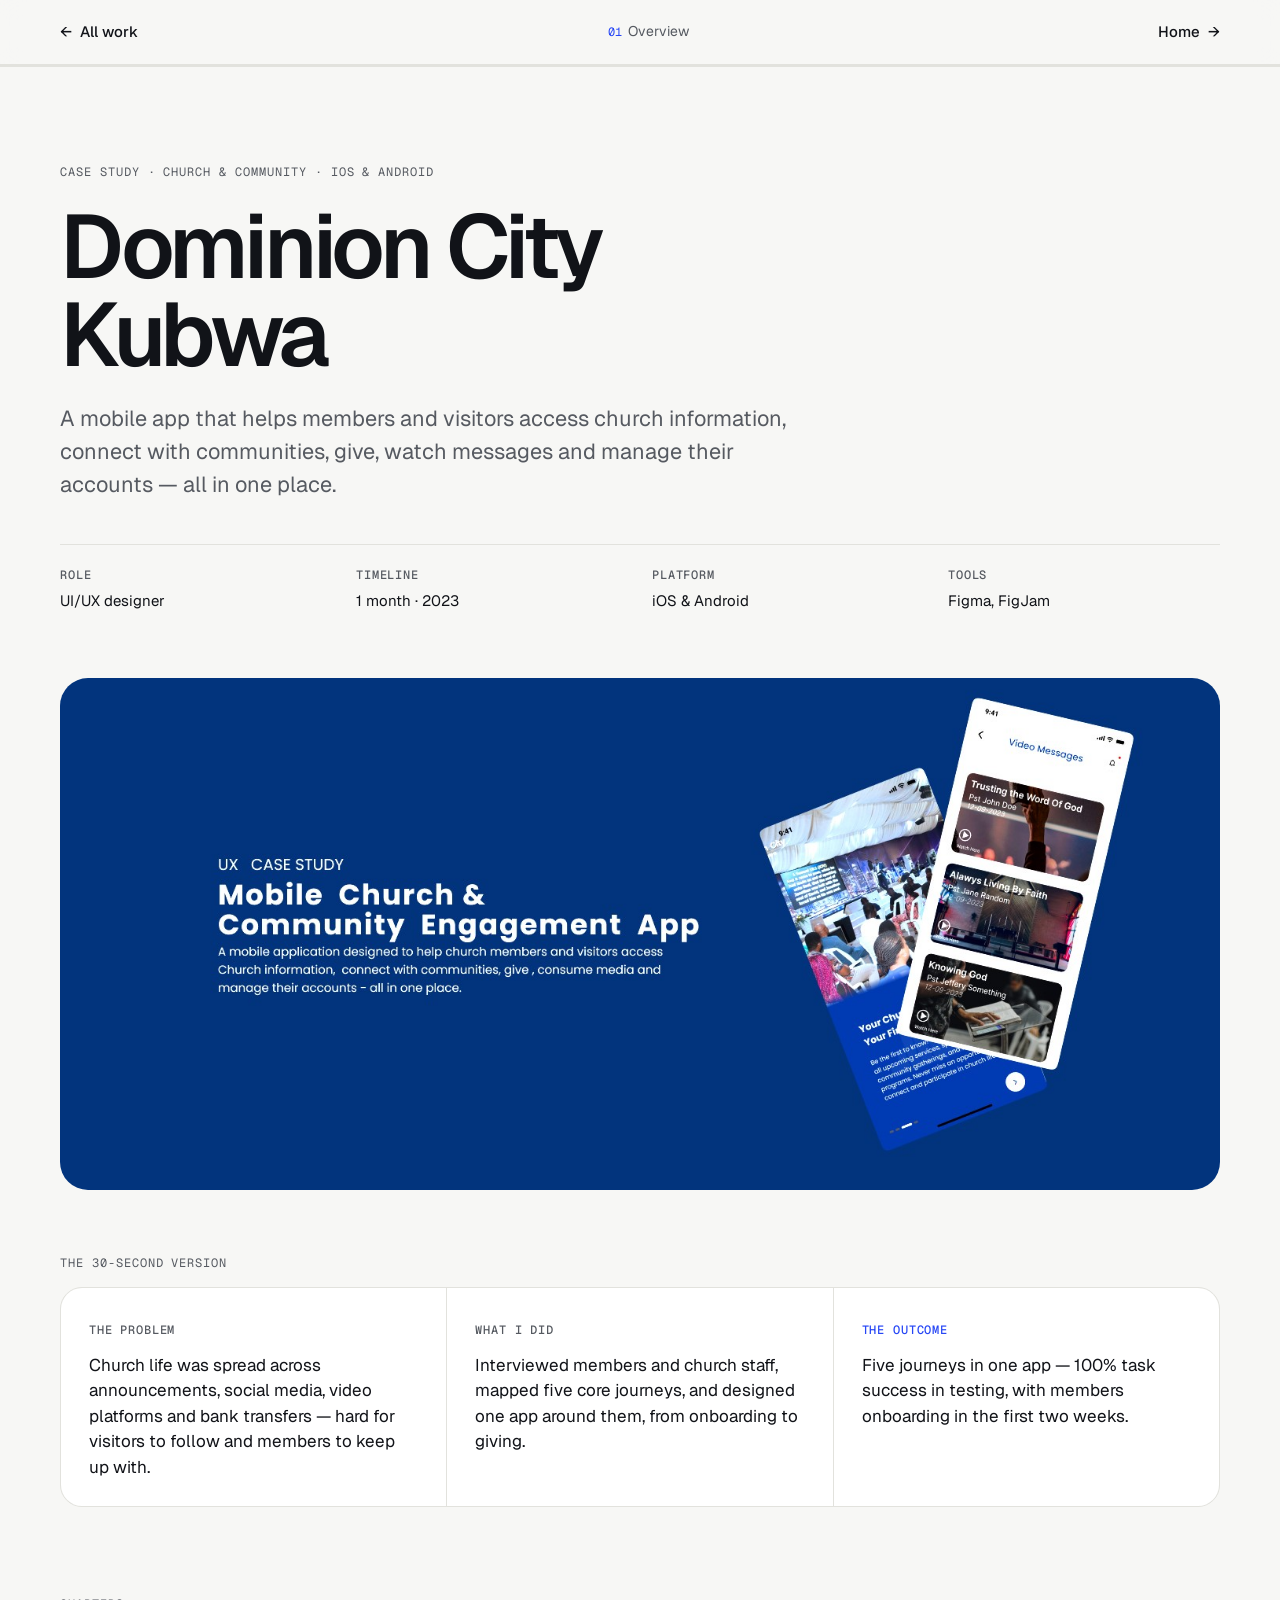
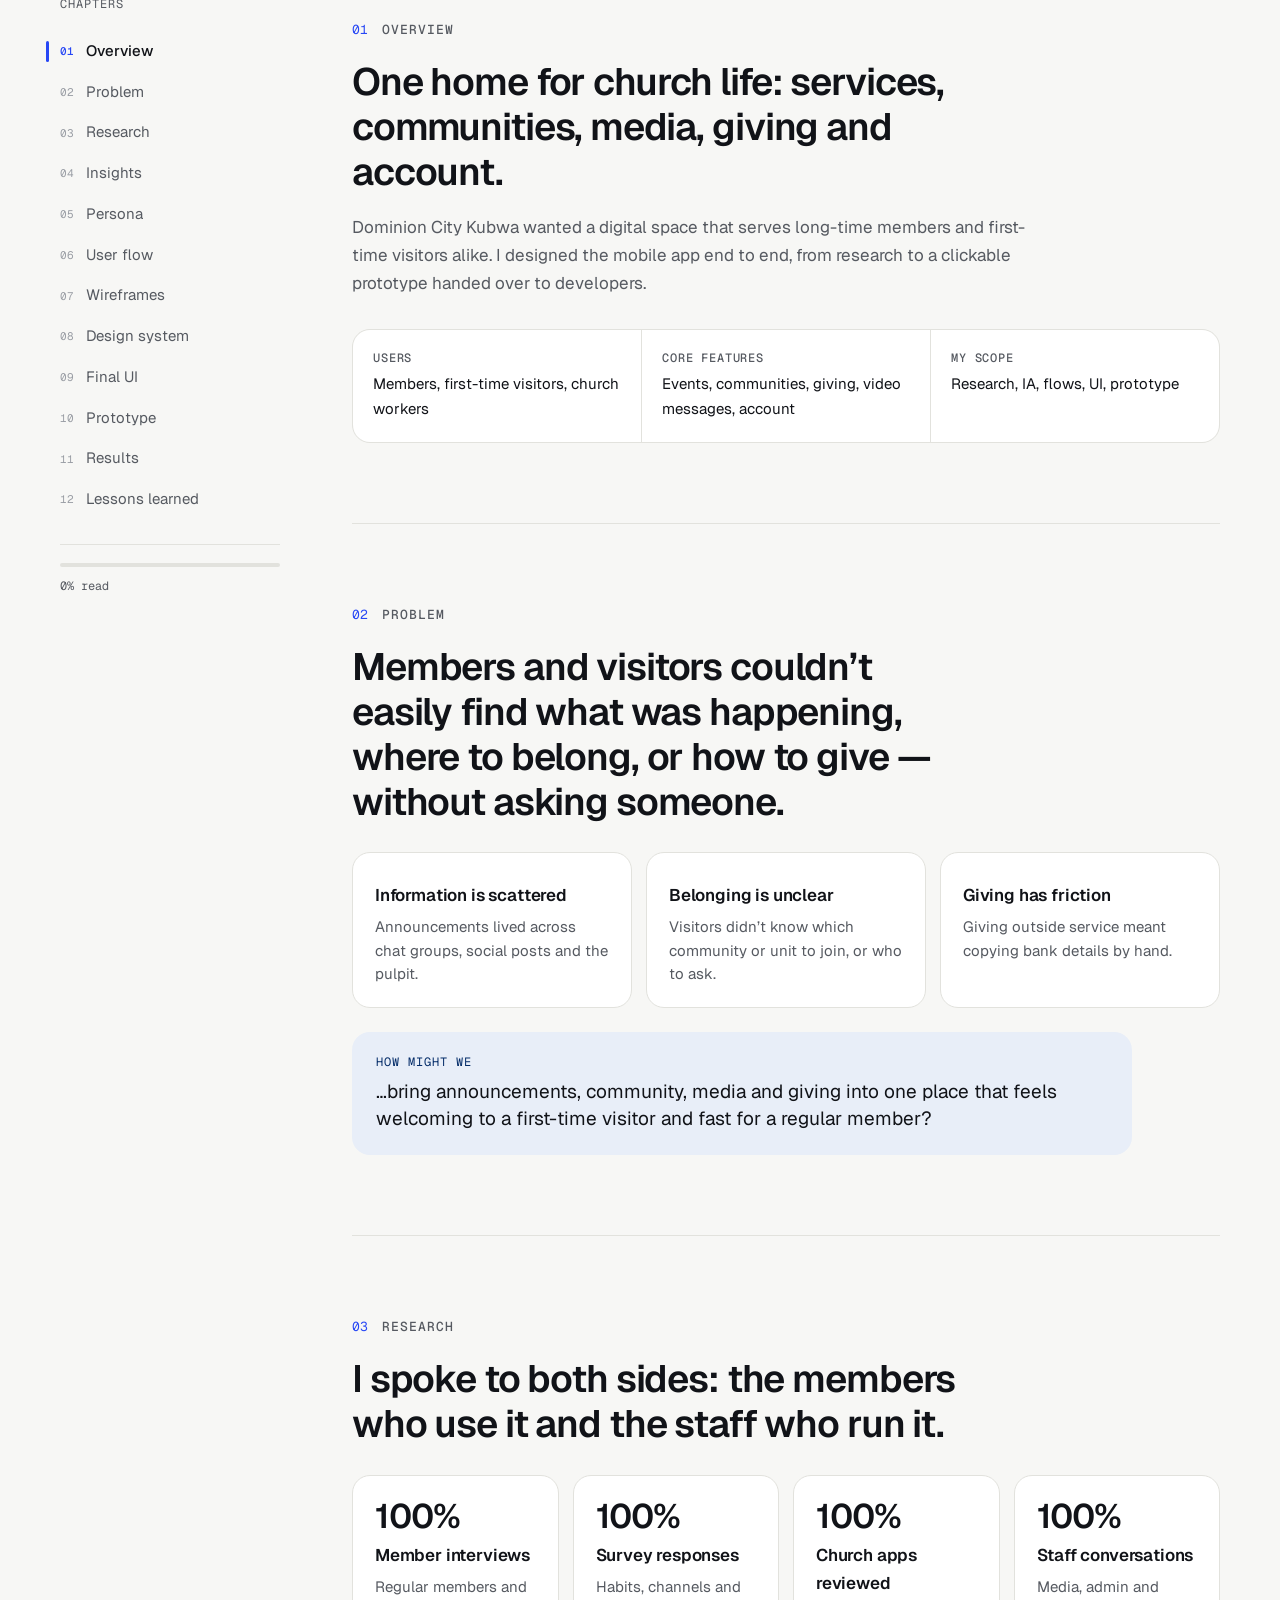
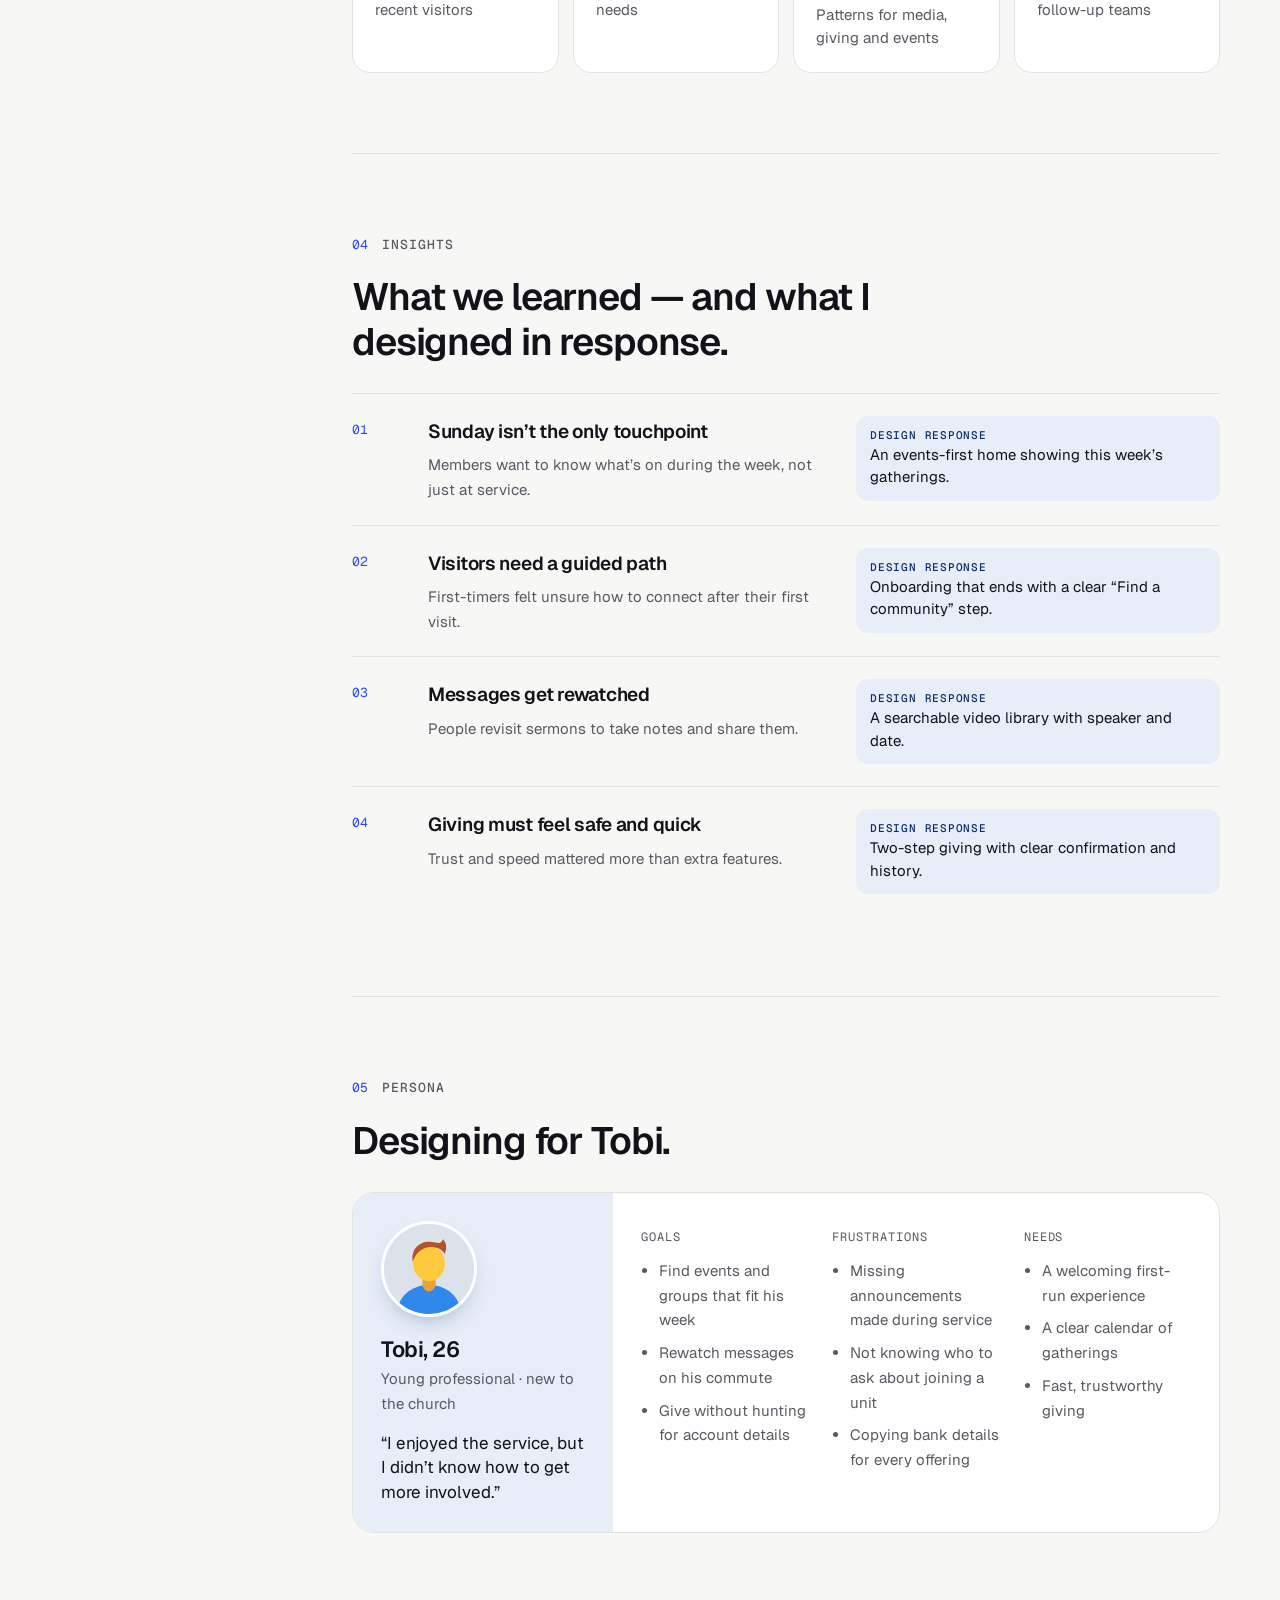
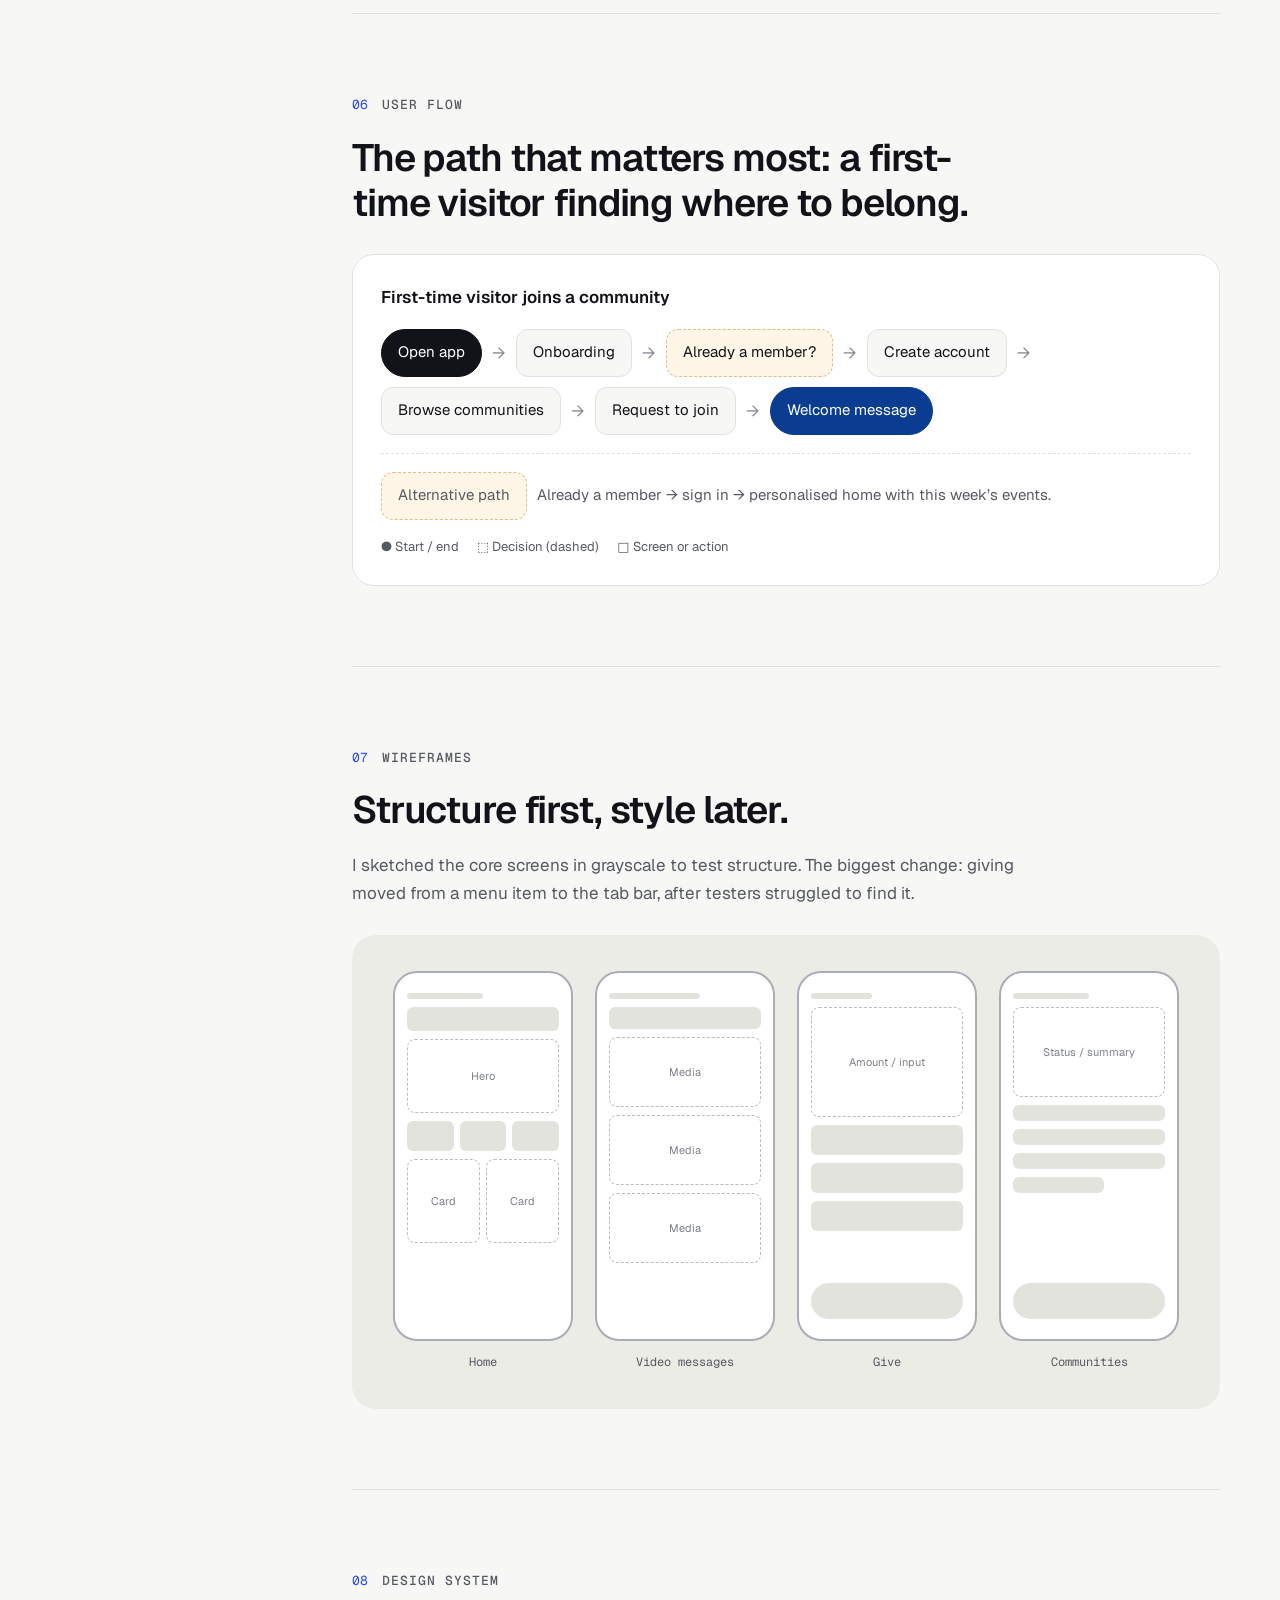
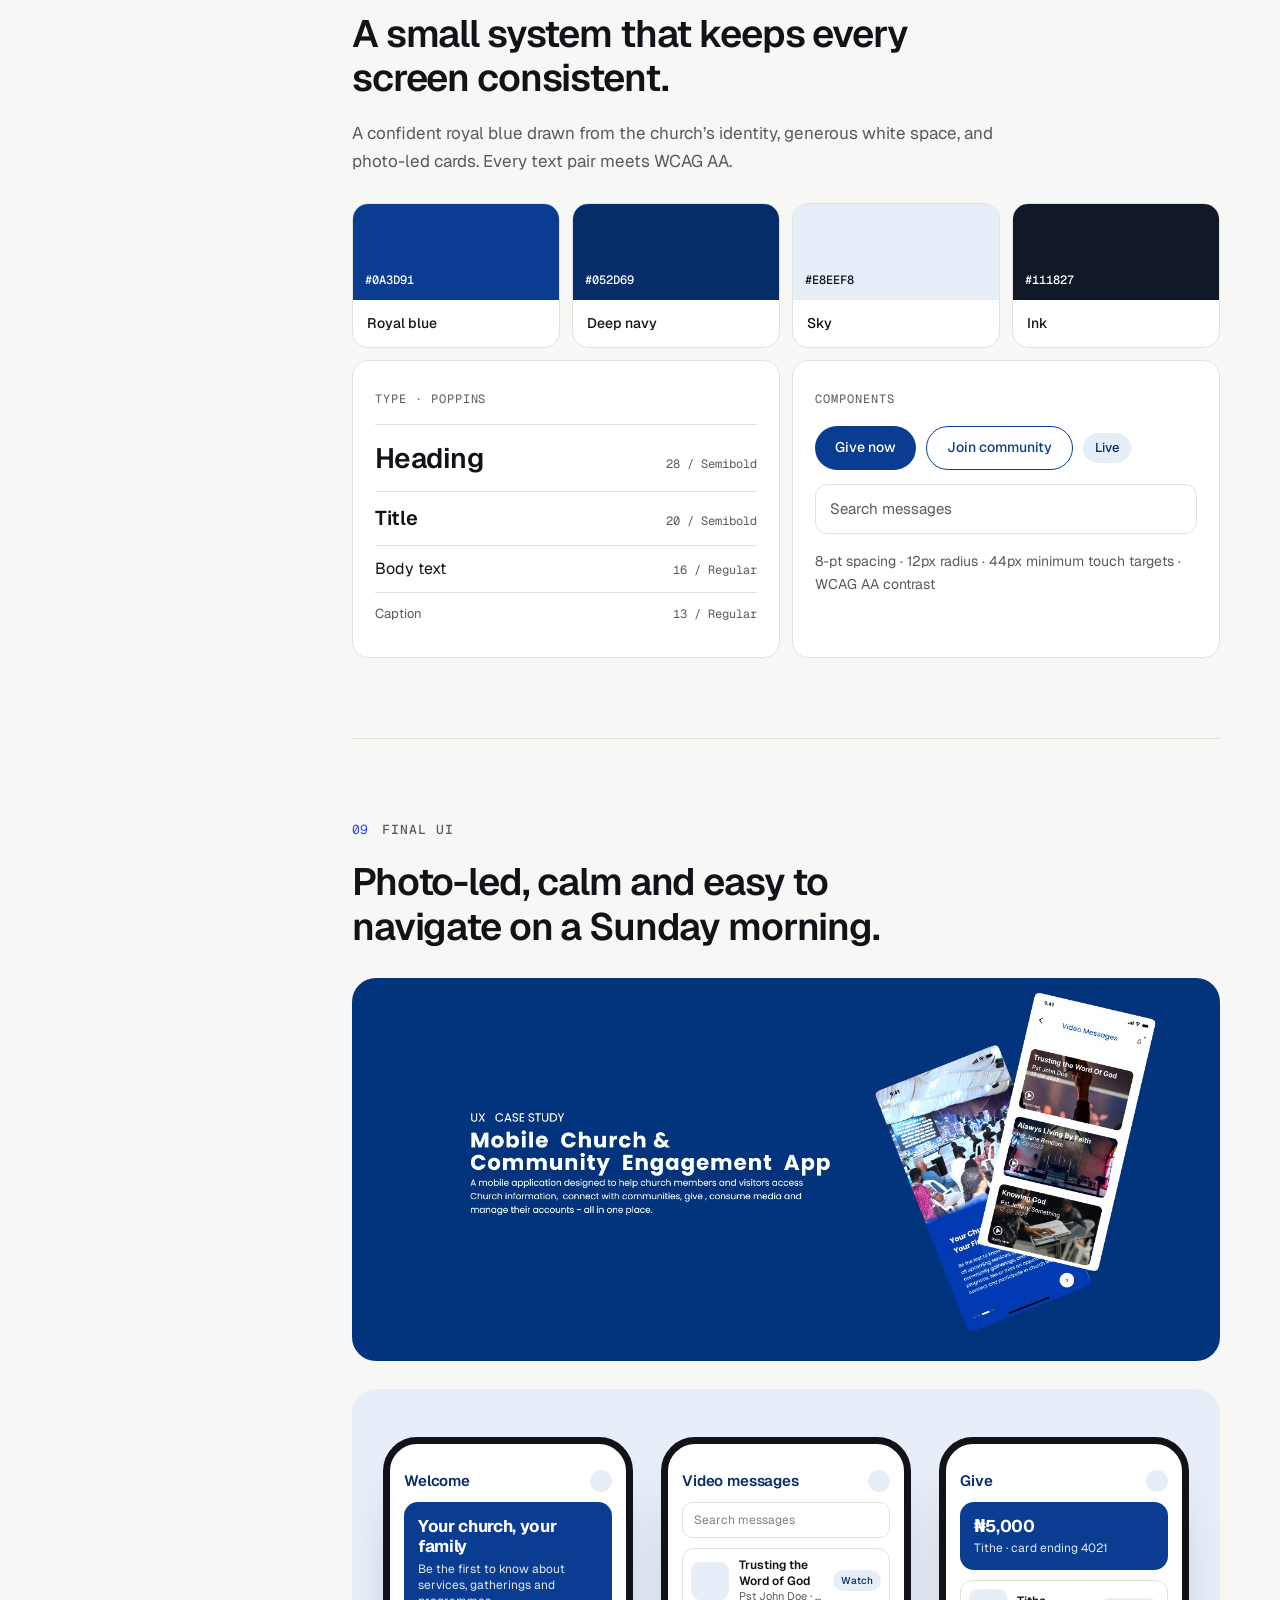
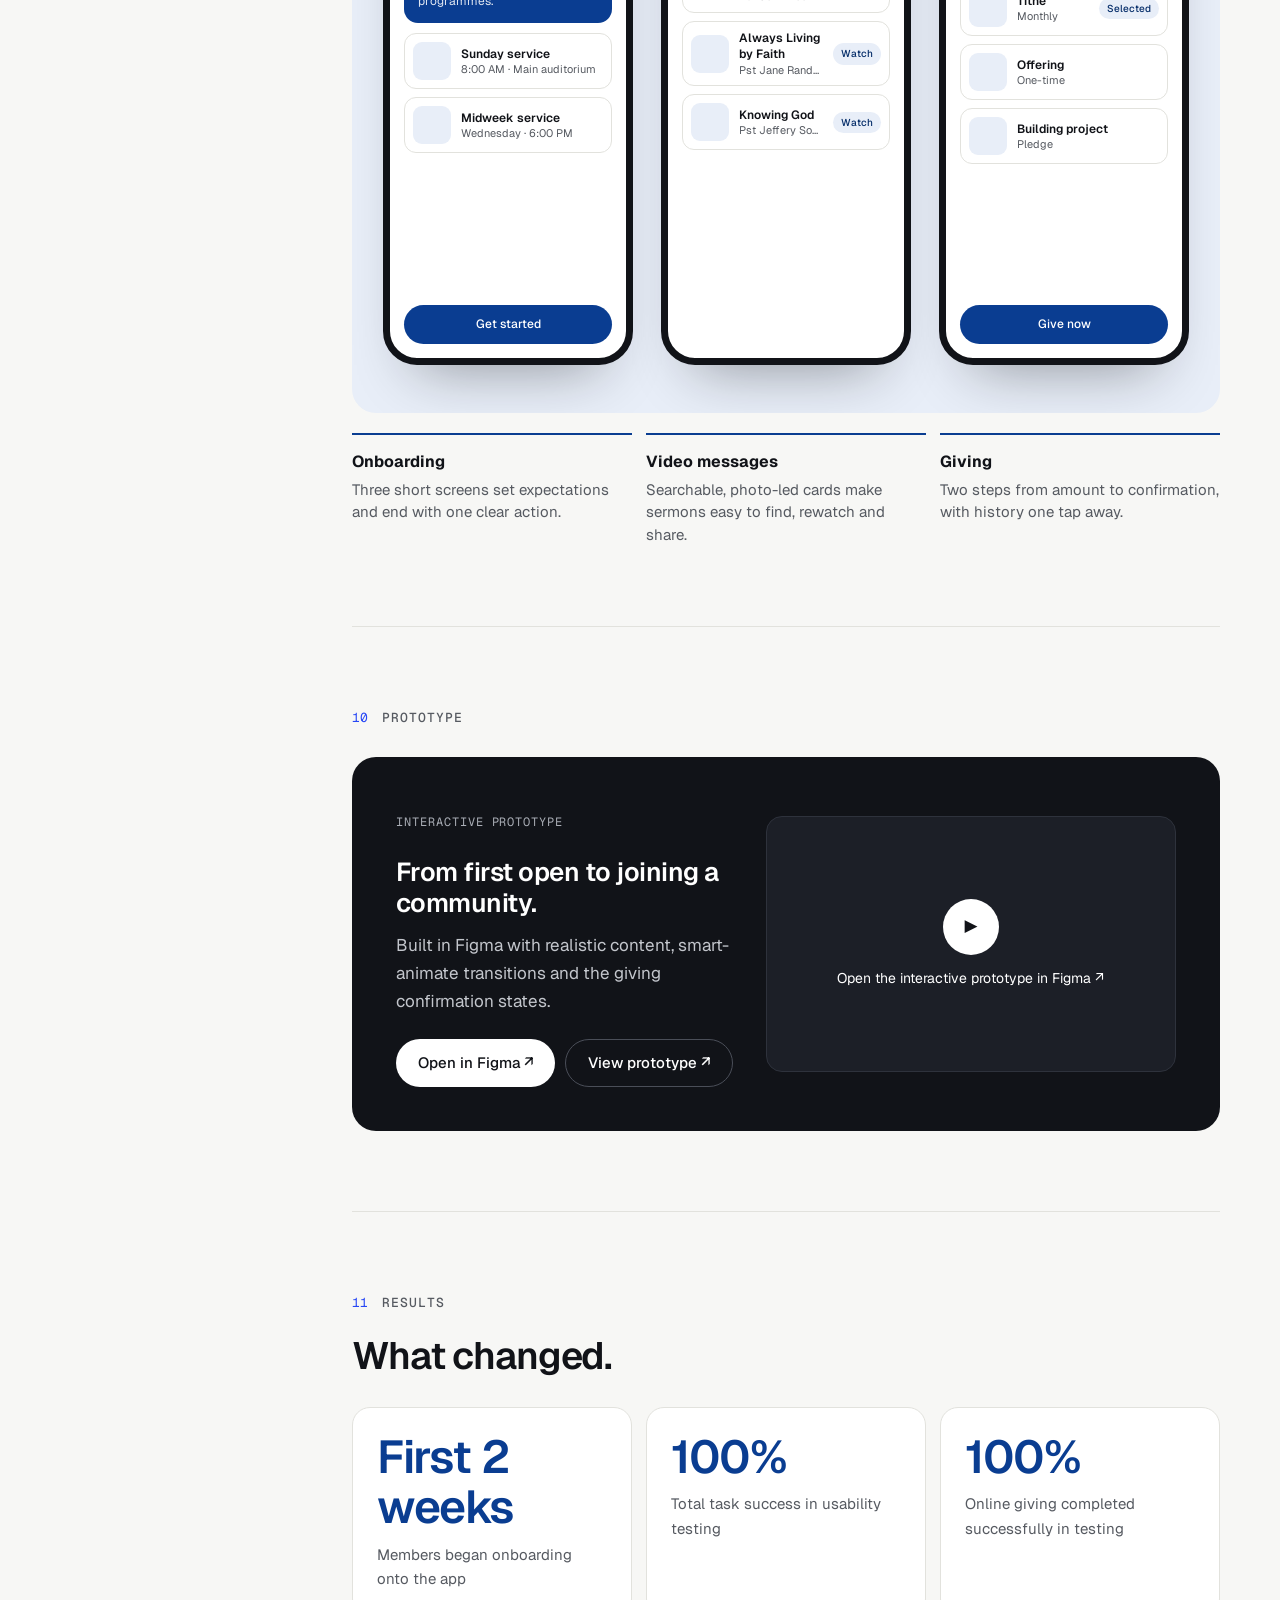
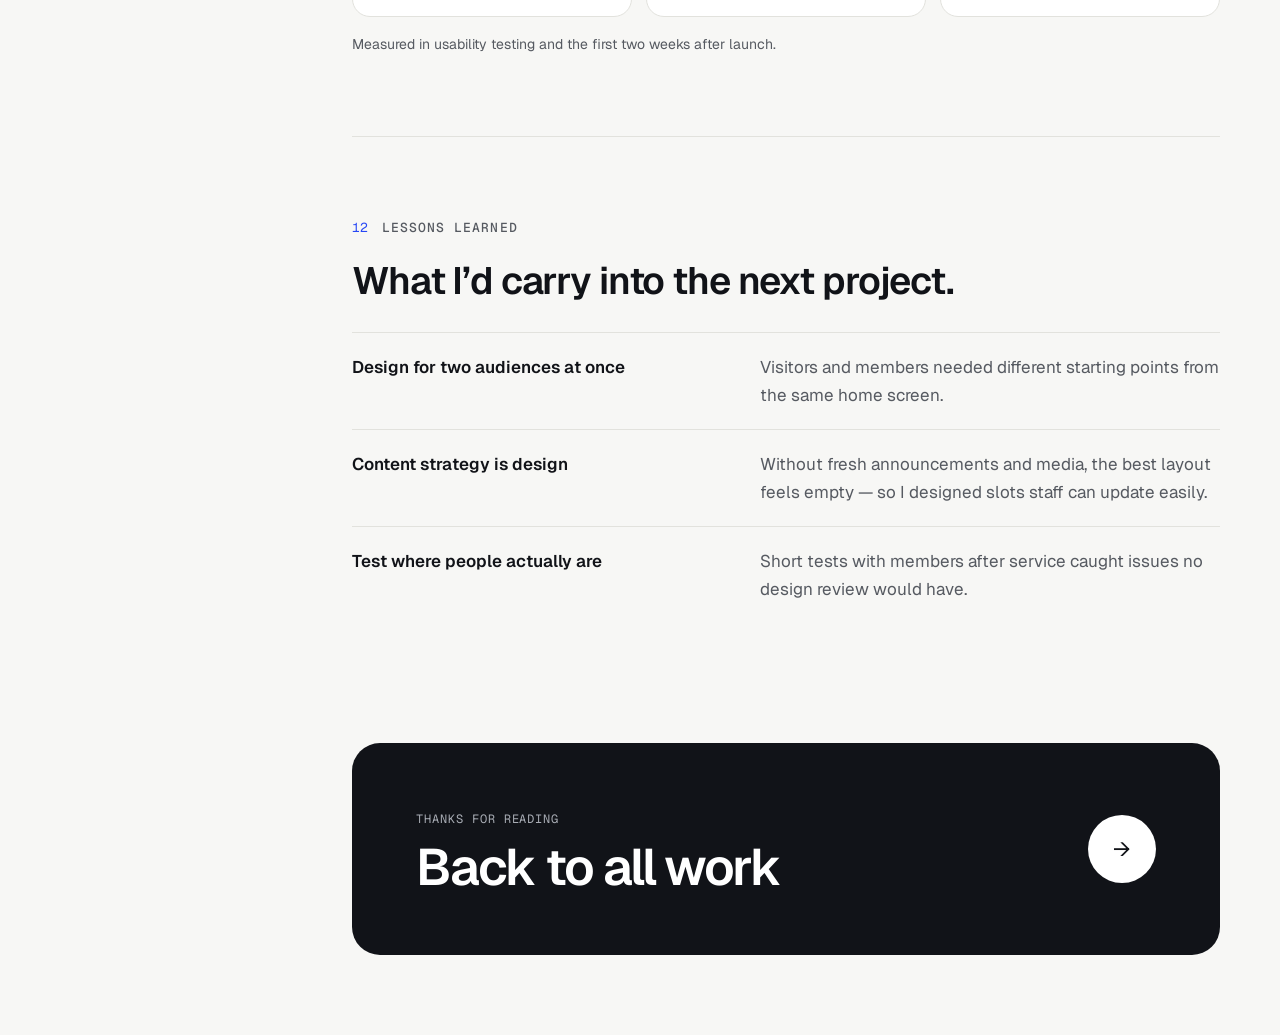
<file: dominion-city-kubwa.html>
<!doctype html>
<html lang="en">
<head>
<meta charset="utf-8">
<meta name="viewport" content="width=device-width, initial-scale=1">
<title>Dominion City Kubwa case study — Chibueze Ugochukwu</title>
<meta name="description" content="UX case study: a church and community engagement app for Dominion City Kubwa — research, persona, user flow, design system and final UI.">
<link rel="preconnect" href="https://fonts.googleapis.com">
<link rel="preconnect" href="https://fonts.gstatic.com" crossorigin>
<link href="https://fonts.googleapis.com/css2?family=Geist:wght@400;500;600;700&amp;family=Geist+Mono:wght@400;500&amp;display=swap" rel="stylesheet">
<link rel="stylesheet" href="assets/css/case-study.css">
<style>
body{margin:0;background:#F7F7F5}
html{scroll-behavior:smooth}
.proto-btn.ghost{background:transparent;color:#fff !important;border:1px solid #4A4E58}
.proto-btn.ghost:hover{background:transparent;border-color:#fff}
a.play{transition:border-color .25s ease,background .25s ease}
a.play:hover{border-color:#8FA2FF;background:#20232C;color:#fff}
a.play .play-i{display:grid}
.p-avatar{width:96px;height:96px;border-radius:50%;overflow:hidden;border:3px solid #fff;box-shadow:0 10px 24px -12px rgba(5,45,105,.45);flex:0 0 auto}
.p-avatar svg{display:block;width:100%;height:100%}
</style>
</head>
<body>
<div class="cs-site" style="--accent: #2747F5; --brand: #0A3D91; --brand-soft: #E8EEF8; --brand-ink: #052D69">
<a class="skip" href="#cs-main">Skip to content</a>
<header class="bar">
<div class="bar-in">
<a class="bar-link" href="index.html"><span aria-hidden="true">←</span> All work</a>
<p class="bar-now"><span class="mono">01</span><span class="bar-now-label">Overview</span></p>
<a class="bar-link" href="index.html#work">Home <span aria-hidden="true">→</span></a>
</div>
<div class="bar-track" role="progressbar" aria-label="Reading progress" aria-valuemin="0" aria-valuemax="100" aria-valuenow="0"><div class="bar-fill" style="width: 0%"></div></div>
</header>

<div class="wrap">
<section class="hero" aria-labelledby="cs-title">
<p class="eyebrow">Case study · Church &amp; community · iOS &amp; Android</p>
<h1 class="title" id="cs-title">Dominion City Kubwa</h1>
<p class="statement">A mobile app that helps members and visitors access church information, connect with communities, give, watch messages and manage their accounts — all in one place.</p>
<dl class="meta">
<div><dt>Role</dt><dd>UI/UX designer</dd></div>
<div><dt>Timeline</dt><dd>1 month · 2023</dd></div>
<div><dt>Platform</dt><dd>iOS &amp; Android</dd></div>
<div><dt>Tools</dt><dd>Figma, FigJam</dd></div>
</dl>
</section>

<figure class="cover"><img src="assets/img/dominion-cover.jpg" alt="Dominion City Kubwa app: onboarding screen and video messages list on two phones"></figure>

<p class="tldr-label"><span class="eyebrow">The 30-second version</span></p>
<section class="tldr" aria-label="Summary" style="margin-top: 14px">
<div><span class="k">The problem</span><p>Church life was spread across announcements, social media, video platforms and bank transfers — hard for visitors to follow and members to keep up with.</p></div>
<div><span class="k">What I did</span><p>Interviewed members and church staff, mapped five core journeys, and designed one app around them, from onboarding to giving.</p></div>
<div><span class="k out">The outcome</span><p>Five journeys in one app — 100% task success in testing, with members onboarding in the first two weeks.</p></div>
</section>
</div>

<div class="wrap layout">
<aside class="toc" aria-label="Case study chapters">
<p class="eyebrow">Chapters</p>
<ol>
<li><a class="on" href="#overview" aria-current="location"><span class="mono">01</span>Overview</a></li>
<li><a href="#problem"><span class="mono">02</span>Problem</a></li>
<li><a href="#research"><span class="mono">03</span>Research</a></li>
<li><a href="#insights"><span class="mono">04</span>Insights</a></li>
<li><a href="#persona"><span class="mono">05</span>Persona</a></li>
<li><a href="#flow"><span class="mono">06</span>User flow</a></li>
<li><a href="#wireframes"><span class="mono">07</span>Wireframes</a></li>
<li><a href="#system"><span class="mono">08</span>Design system</a></li>
<li><a href="#ui"><span class="mono">09</span>Final UI</a></li>
<li><a href="#prototype"><span class="mono">10</span>Prototype</a></li>
<li><a href="#results"><span class="mono">11</span>Results</a></li>
<li><a href="#lessons"><span class="mono">12</span>Lessons learned</a></li>
</ol>
<div class="toc-prog"><div class="toc-track"><div class="toc-fill" style="width: 0%"></div></div><span class="mono toc-pct">0% read</span></div>
</aside>

<main id="cs-main">

<section class="ch" id="overview" aria-labelledby="h1-overview">
<div class="ch-head"><span class="mono">01</span><h2 id="h1-overview">Overview</h2></div>
<p class="key">One home for church life: services, communities, media, giving and account.</p>
<p class="body">Dominion City Kubwa wanted a digital space that serves long-time members and first-time visitors alike. I designed the mobile app end to end, from research to a clickable prototype handed over to developers.</p>
<dl class="facts">
<div><dt>Users</dt><dd>Members, first-time visitors, church workers</dd></div>
<div><dt>Core features</dt><dd>Events, communities, giving, video messages, account</dd></div>
<div><dt>My scope</dt><dd>Research, IA, flows, UI, prototype</dd></div>
</dl>
</section>

<section class="ch" id="problem" aria-labelledby="h1-problem">
<div class="ch-head"><span class="mono">02</span><h2 id="h1-problem">Problem</h2></div>
<p class="key">Members and visitors couldn’t easily find what was happening, where to belong, or how to give — without asking someone.</p>
<div class="cards">
<div class="card"><h3>Information is scattered</h3><p>Announcements lived across chat groups, social posts and the pulpit.</p></div>
<div class="card"><h3>Belonging is unclear</h3><p>Visitors didn’t know which community or unit to join, or who to ask.</p></div>
<div class="card"><h3>Giving has friction</h3><p>Giving outside service meant copying bank details by hand.</p></div>
</div>
<p class="hmw"><span class="eyebrow">How might we</span>…bring announcements, community, media and giving into one place that feels welcoming to a first-time visitor and fast for a regular member?</p>
</section>

<section class="ch" id="research" aria-labelledby="h1-research">
<div class="ch-head"><span class="mono">03</span><h2 id="h1-research">Research</h2></div>
<p class="key">I spoke to both sides: the members who use it and the staff who run it.</p>
<div class="cards four">
<div class="card"><span class="num">100%</span><h3>Member interviews</h3><p>Regular members and recent visitors</p></div>
<div class="card"><span class="num">100%</span><h3>Survey responses</h3><p>Habits, channels and needs</p></div>
<div class="card"><span class="num">100%</span><h3>Church apps reviewed</h3><p>Patterns for media, giving and events</p></div>
<div class="card"><span class="num">100%</span><h3>Staff conversations</h3><p>Media, admin and follow-up teams</p></div>
</div>
</section>

<section class="ch" id="insights" aria-labelledby="h1-insights">
<div class="ch-head"><span class="mono">04</span><h2 id="h1-insights">Insights</h2></div>
<p class="key">What we learned — and what I designed in response.</p>
<ol class="insights">
<li><span class="mono">01</span><div><h3>Sunday isn’t the only touchpoint</h3><p>Members want to know what’s on during the week, not just at service.</p></div><div class="resp"><b>Design response</b>An events-first home showing this week’s gatherings.</div></li>
<li><span class="mono">02</span><div><h3>Visitors need a guided path</h3><p>First-timers felt unsure how to connect after their first visit.</p></div><div class="resp"><b>Design response</b>Onboarding that ends with a clear “Find a community” step.</div></li>
<li><span class="mono">03</span><div><h3>Messages get rewatched</h3><p>People revisit sermons to take notes and share them.</p></div><div class="resp"><b>Design response</b>A searchable video library with speaker and date.</div></li>
<li><span class="mono">04</span><div><h3>Giving must feel safe and quick</h3><p>Trust and speed mattered more than extra features.</p></div><div class="resp"><b>Design response</b>Two-step giving with clear confirmation and history.</div></li>
</ol>
</section>

<section class="ch" id="persona" aria-labelledby="h1-persona">
<div class="ch-head"><span class="mono">05</span><h2 id="h1-persona">Persona</h2></div>
<p class="key">Designing for Tobi.</p>
<div class="persona">
<div class="p-id">
<div class="p-avatar"><svg viewBox="0 0 96 96" width="96" height="96" role="img" aria-label="Avatar representing Tobi, the persona"><rect width="96" height="96" fill="#DCE2EA"></rect><path d="M41 56h14v12c0 3.9-3.1 7-7 7s-7-3.1-7-7z" fill="#E8A23A"></path><path d="M14 96c0-17 13-28 27-30.5 1.5 4.3 4 6.5 7 6.5s5.5-2.2 7-6.5c14 2.5 27 13.5 27 30.5z" fill="#2F86EB"></path><ellipse cx="48" cy="42" rx="17" ry="19" fill="#FFC83D"></ellipse><path d="M30.5 40c-1.6-12.5 6.4-21 17.5-21 6.5 0 9.2 2 11.3 1.2 3.2-1.2 3.4-4 3.4-4s4.6 3.5 3.6 10.3c-.4 2.9-1.5 5.6-1.5 5.6-2.6-5.4-8.4-7.6-14.6-7.6-9.3 0-15.4 5.5-19.7 15.5z" fill="#B4532A"></path></svg></div>
<div><div class="p-name">Tobi, 26</div><div class="p-meta">Young professional · new to the church</div></div>
<p class="p-quote">“I enjoyed the service, but I didn’t know how to get more involved.”</p>
</div>
<div class="p-body">
<div><span class="eyebrow">Goals</span><ul><li>Find events and groups that fit his week</li><li>Rewatch messages on his commute</li><li>Give without hunting for account details</li></ul></div>
<div><span class="eyebrow">Frustrations</span><ul><li>Missing announcements made during service</li><li>Not knowing who to ask about joining a unit</li><li>Copying bank details for every offering</li></ul></div>
<div><span class="eyebrow">Needs</span><ul><li>A welcoming first-run experience</li><li>A clear calendar of gatherings</li><li>Fast, trustworthy giving</li></ul></div>
</div>
</div>
</section>

<section class="ch" id="flow" aria-labelledby="h1-flow">
<div class="ch-head"><span class="mono">06</span><h2 id="h1-flow">User flow</h2></div>
<p class="key">The path that matters most: a first-time visitor finding where to belong.</p>
<div class="flow-box">
<p class="flow-name">First-time visitor joins a community</p>
<div class="flow">
<span class="fs start">Open app</span><span class="farr" aria-hidden="true">→</span>
<span class="fs">Onboarding</span><span class="farr" aria-hidden="true">→</span>
<span class="fs dec">Already a member?</span><span class="farr" aria-hidden="true">→</span>
<span class="fs">Create account</span><span class="farr" aria-hidden="true">→</span>
<span class="fs">Browse communities</span><span class="farr" aria-hidden="true">→</span>
<span class="fs">Request to join</span><span class="farr" aria-hidden="true">→</span>
<span class="fs end">Welcome message</span>
</div>
<p class="alt"><span class="fs dec">Alternative path</span>Already a member → sign in → personalised home with this week’s events.</p>
<div class="legend"><span>● Start / end</span><span>⬚ Decision (dashed)</span><span>□ Screen or action</span></div>
</div>
</section>

<section class="ch" id="wireframes" aria-labelledby="h1-wireframes">
<div class="ch-head"><span class="mono">07</span><h2 id="h1-wireframes">Wireframes</h2></div>
<p class="key">Structure first, style later.</p>
<p class="body">I sketched the core screens in grayscale to test structure. The biggest change: giving moved from a menu item to the tab bar, after testers struggled to find it.</p>
<div class="band wire" tabindex="0" aria-label="Wireframes, scrolls horizontally">
<div class="wf"><div class="wfp"><div class="gl" style="width: 50%"></div><div class="g" style="height: 24px"></div><div class="x" style="height: 74px">Hero</div><div style="display: flex; gap: 6px"><div class="g" style="flex: 1; height: 30px"></div><div class="g" style="flex: 1; height: 30px"></div><div class="g" style="flex: 1; height: 30px"></div></div><div style="display: grid; grid-template-columns: 1fr 1fr; gap: 6px"><div class="x" style="height: 84px">Card</div><div class="x" style="height: 84px">Card</div></div></div><span class="mono">Home</span></div>
<div class="wf"><div class="wfp"><div class="gl" style="width: 60%"></div><div class="g" style="height: 22px"></div><div class="x" style="height: 70px">Media</div><div class="x" style="height: 70px">Media</div><div class="x" style="height: 70px">Media</div></div><span class="mono">Video messages</span></div>
<div class="wf"><div class="wfp"><div class="gl" style="width: 40%"></div><div class="x" style="height: 110px">Amount / input</div><div class="g" style="height: 30px"></div><div class="g" style="height: 30px"></div><div class="g" style="height: 30px"></div><div class="g" style="height: 36px; margin-top: auto; border-radius: 999px"></div></div><span class="mono">Give</span></div>
<div class="wf"><div class="wfp"><div class="gl" style="width: 50%"></div><div class="x" style="height: 90px">Status / summary</div><div class="g" style="height: 16px"></div><div class="g" style="height: 16px"></div><div class="g" style="height: 16px"></div><div class="g" style="height: 16px; width: 60%"></div><div class="g" style="height: 36px; margin-top: auto; border-radius: 999px"></div></div><span class="mono">Communities</span></div>
</div>
</section>

<section class="ch" id="system" aria-labelledby="h1-system">
<div class="ch-head"><span class="mono">08</span><h2 id="h1-system">Design system</h2></div>
<p class="key">A small system that keeps every screen consistent.</p>
<p class="body">A confident royal blue drawn from the church’s identity, generous white space, and photo-led cards. Every text pair meets WCAG AA.</p>
<div class="sw-grid">
<div class="sw"><div class="sw-c" style="background: #0A3D91; color: #FFFFFF">#0A3D91</div><p>Royal blue</p></div>
<div class="sw"><div class="sw-c" style="background: #052D69; color: #FFFFFF">#052D69</div><p>Deep navy</p></div>
<div class="sw"><div class="sw-c" style="background: #E8EEF8; color: #111318">#E8EEF8</div><p>Sky</p></div>
<div class="sw"><div class="sw-c" style="background: #111827; color: #FFFFFF">#111827</div><p>Ink</p></div>
</div>
<div class="ds-row">
<div class="ds-box">
<span class="eyebrow">Type · Poppins</span>
<div class="tr" style="margin-top: 12px"><span style="font-size: 28px; font-weight: 600; letter-spacing: -.02em">Heading</span><span class="mono">28 / Semibold</span></div>
<div class="tr"><span style="font-size: 20px; font-weight: 600">Title</span><span class="mono">20 / Semibold</span></div>
<div class="tr"><span style="font-size: 16px">Body text</span><span class="mono">16 / Regular</span></div>
<div class="tr"><span style="font-size: 13px; color: var(--muted)">Caption</span><span class="mono">13 / Regular</span></div>
</div>
<div class="ds-box">
<span class="eyebrow">Components</span>
<div class="comps"><span class="b1">Give now</span><span class="b2">Join community</span><span class="b3">Live</span></div>
<div class="inp">Search messages</div>
<p class="note">8-pt spacing · 12px radius · 44px minimum touch targets · WCAG AA contrast</p>
</div>
</div>
</section>

<section class="ch" id="ui" aria-labelledby="h1-ui">
<div class="ch-head"><span class="mono">09</span><h2 id="h1-ui">Final UI</h2></div>
<p class="key">Photo-led, calm and easy to navigate on a Sunday morning.</p>
<figure class="ui-hero"><img src="assets/img/dominion-cover.jpg" alt="Final Dominion City Kubwa screens: onboarding and video messages"></figure>
<div class="band ui" tabindex="0" aria-label="Final screens, scrolls horizontally">
<div class="phone">
<div class="ph-top"><span class="ph-title">Welcome</span><span class="ph-dot"></span></div>
<div class="ph-hero"><strong>Your church, your family</strong><span>Be the first to know about services, gatherings and programmes.</span></div>
<div class="ph-rows">
<div class="ph-row"><span class="ph-th"></span><span class="ph-tx"><b>Sunday service</b><small>8:00 AM · Main auditorium</small></span></div>
<div class="ph-row"><span class="ph-th"></span><span class="ph-tx"><b>Midweek service</b><small>Wednesday · 6:00 PM</small></span></div>
</div>
<div class="ph-cta">Get started</div>
</div>
<div class="phone">
<div class="ph-top"><span class="ph-title">Video messages</span><span class="ph-dot"></span></div>
<div class="ph-search">Search messages</div>
<div class="ph-rows">
<div class="ph-row"><span class="ph-th"></span><span class="ph-tx"><b>Trusting the Word of God</b><small>Pst John Doe · 12-09-2023</small></span><span class="ph-tag">Watch</span></div>
<div class="ph-row"><span class="ph-th"></span><span class="ph-tx"><b>Always Living by Faith</b><small>Pst Jane Random · 12-09-2023</small></span><span class="ph-tag">Watch</span></div>
<div class="ph-row"><span class="ph-th"></span><span class="ph-tx"><b>Knowing God</b><small>Pst Jeffery Something · 12-09-2023</small></span><span class="ph-tag">Watch</span></div>
</div>
</div>
<div class="phone">
<div class="ph-top"><span class="ph-title">Give</span><span class="ph-dot"></span></div>
<div class="ph-hero"><strong>₦5,000</strong><span>Tithe · card ending 4021</span></div>
<div class="ph-rows">
<div class="ph-row"><span class="ph-th"></span><span class="ph-tx"><b>Tithe</b><small>Monthly</small></span><span class="ph-tag">Selected</span></div>
<div class="ph-row"><span class="ph-th"></span><span class="ph-tx"><b>Offering</b><small>One-time</small></span></div>
<div class="ph-row"><span class="ph-th"></span><span class="ph-tx"><b>Building project</b><small>Pledge</small></span></div>
</div>
<div class="ph-cta">Give now</div>
</div>
</div>
<p class="swipe" aria-hidden="true">Swipe for more screens →</p>
<div class="ui-cap">
<div><b>Onboarding</b><span>Three short screens set expectations and end with one clear action.</span></div>
<div><b>Video messages</b><span>Searchable, photo-led cards make sermons easy to find, rewatch and share.</span></div>
<div><b>Giving</b><span>Two steps from amount to confirmation, with history one tap away.</span></div>
</div>
</section>

<section class="ch" id="prototype" aria-labelledby="h1-prototype">
<div class="ch-head"><span class="mono">10</span><h2 id="h1-prototype">Prototype</h2></div>
<div class="proto">
<div>
<p class="eyebrow" style="color: #A9ADB5">Interactive prototype</p>
<p style="font-size: 26px; line-height: 1.2; letter-spacing: -.02em; font-weight: 600; color: #fff; margin: 12px 0 0">From first open to joining a community.</p>
<p>Built in Figma with realistic content, smart-animate transitions and the giving confirmation states.</p>
<div style="display: flex; flex-wrap: wrap; gap: 10px">
<a class="proto-btn" href="https://www.figma.com/design/D2f3cSqjPNAaFPp9sQGmyR/Dckubwa-Mobile-App?node-id=0-1&amp;t=ZWf42UxUrfrysKsi-1" target="_blank" rel="noopener">Open in Figma ↗</a>
<a class="proto-btn ghost" href="https://www.figma.com/design/D2f3cSqjPNAaFPp9sQGmyR/Dckubwa-Mobile-App?node-id=0-1&amp;t=ZWf42UxUrfrysKsi-1" target="_blank" rel="noopener">View prototype ↗</a>
</div>
</div>
<a class="play" href="https://www.figma.com/design/D2f3cSqjPNAaFPp9sQGmyR/Dckubwa-Mobile-App?node-id=0-1&amp;t=ZWf42UxUrfrysKsi-1" target="_blank" rel="noopener" style="text-decoration: none"><span><span class="play-i" aria-hidden="true">▶</span>Open the interactive prototype in Figma ↗</span></a>
</div>
</section>

<section class="ch" id="results" aria-labelledby="h1-results">
<div class="ch-head"><span class="mono">11</span><h2 id="h1-results">Results</h2></div>
<p class="key">What changed.</p>
<div class="res">
<div><span class="num">First 2 weeks</span><p>Members began onboarding onto the app</p></div>
<div><span class="num">100%</span><p>Total task success in usability testing</p></div>
<div><span class="num">100%</span><p>Online giving completed successfully in testing</p></div>
</div>
<p class="note">Measured in usability testing and the first two weeks after launch.</p>
</section>

<section class="ch" id="lessons" aria-labelledby="h1-lessons">
<div class="ch-head"><span class="mono">12</span><h2 id="h1-lessons">Lessons learned</h2></div>
<p class="key">What I’d carry into the next project.</p>
<ul class="lessons">
<li><b>Design for two audiences at once</b><span>Visitors and members needed different starting points from the same home screen.</span></li>
<li><b>Content strategy is design</b><span>Without fresh announcements and media, the best layout feels empty — so I designed slots staff can update easily.</span></li>
<li><b>Test where people actually are</b><span>Short tests with members after service caught issues no design review would have.</span></li>
</ul>
</section>

<a class="next" href="index.html#work"><span><span class="eyebrow">Thanks for reading</span><span class="big">Back to all work</span></span><span class="circ" aria-hidden="true">→</span></a>
</main>
</div>
</div>
<script src="assets/js/case-study.js"></script>
</body>
</html>
</file>
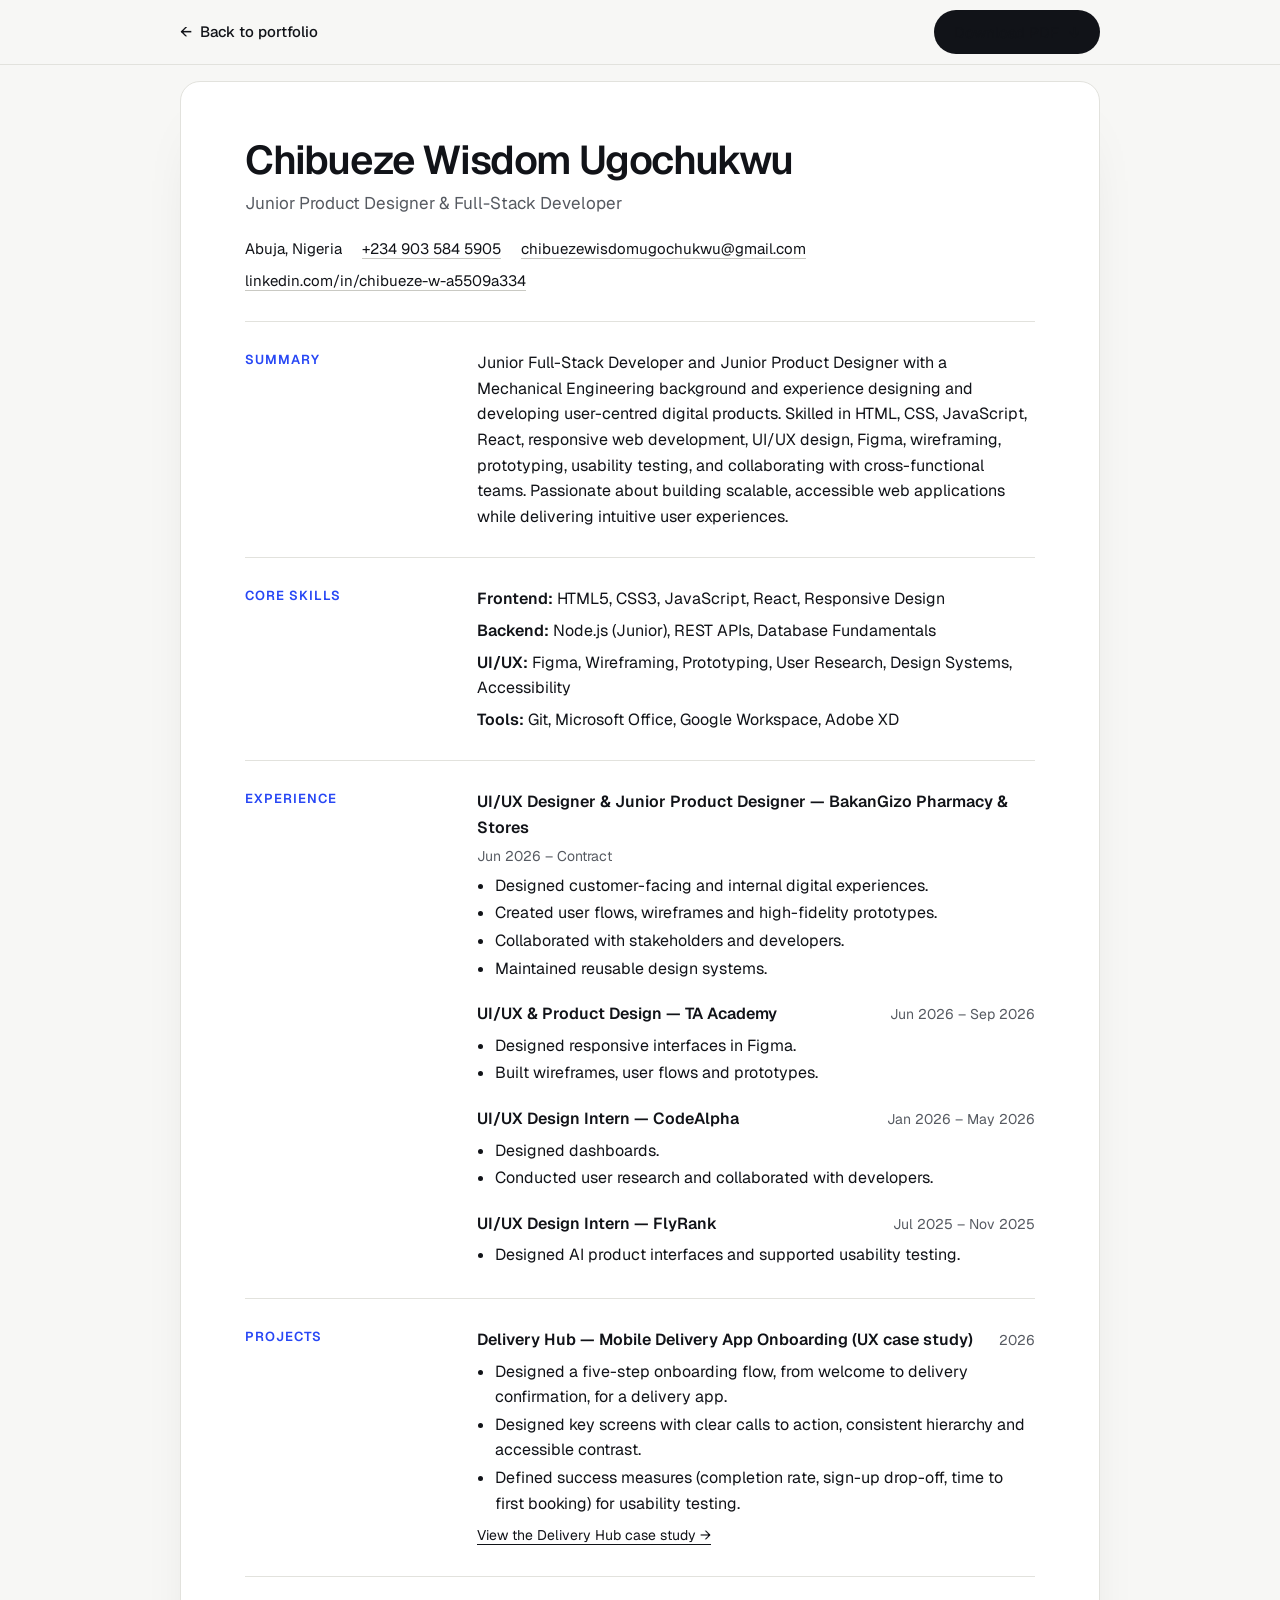
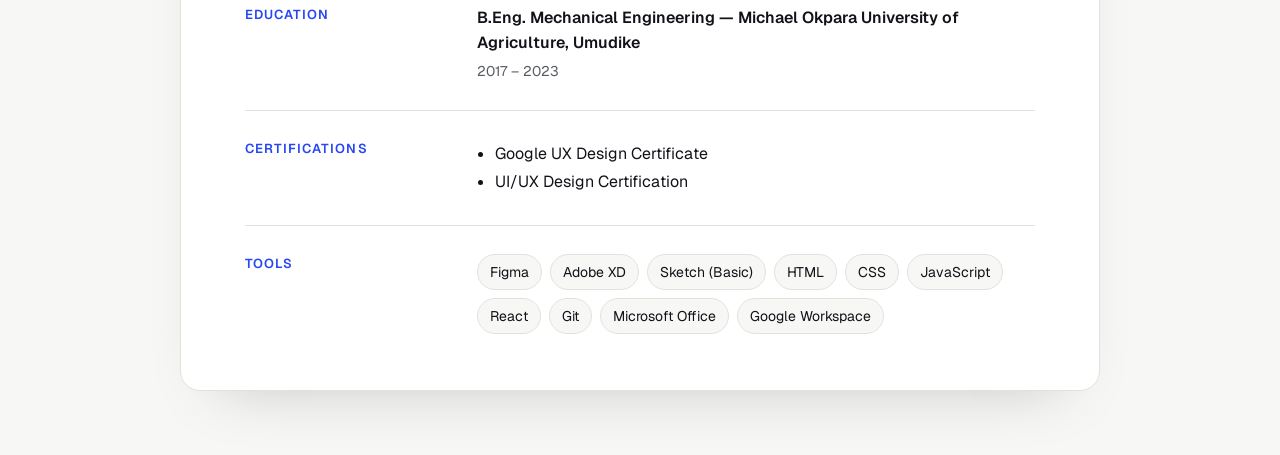
<file: resume.html>
<!doctype html>
<html lang="en">
<head>
<meta charset="utf-8">
<meta name="viewport" content="width=device-width, initial-scale=1">
<title>Résumé — Chibueze Wisdom Ugochukwu</title>
<meta name="description" content="Résumé of Chibueze Wisdom Ugochukwu, Junior Product Designer and Full-Stack Developer based in Abuja, Nigeria.">
<link rel="preconnect" href="https://fonts.googleapis.com">
<link rel="preconnect" href="https://fonts.gstatic.com" crossorigin>
<link href="https://fonts.googleapis.com/css2?family=Geist:wght@400;500;600;700&amp;display=swap" rel="stylesheet">
<link rel="stylesheet" href="assets/css/resume.css">
</head>
<body>
<div class="rs">
<header class="rs-bar">
<div class="rs-bar-in">
<a class="rs-back" href="index.html#experience"><span aria-hidden="true">←</span> Back to portfolio</a>
<a class="rs-dl" href="assets/Chibueze-Ugochukwu-CV.pdf" download="Chibueze-Ugochukwu-CV.pdf">Download PDF <span aria-hidden="true">↓</span></a>
</div>
</header>

<main class="sheet">
<article class="paper" aria-labelledby="rs-name">
<h1 class="rs-name" id="rs-name">Chibueze Wisdom Ugochukwu</h1>
<p class="rs-role">Junior Product Designer &amp; Full-Stack Developer</p>
<ul class="rs-contact">
<li>Abuja, Nigeria</li>
<li><a href="https://wa.me/2349035845905" target="_blank" rel="noopener">+234 903 584 5905</a></li>
<li><a href="https://mail.google.com/mail/?view=cm&amp;fs=1&amp;to=chibuezewisdomugochukwu@gmail.com" target="_blank" rel="noopener">chibuezewisdomugochukwu@gmail.com</a></li>
<li><a href="https://www.linkedin.com/in/chibueze-w-a5509a334" target="_blank" rel="noopener">linkedin.com/in/chibueze-w-a5509a334</a></li>
</ul>

<section class="sec" aria-labelledby="s-sum">
<h2 id="s-sum">Summary</h2>
<p>Junior Full-Stack Developer and Junior Product Designer with a Mechanical Engineering background and experience designing and developing user-centred digital products. Skilled in HTML, CSS, JavaScript, React, responsive web development, UI/UX design, Figma, wireframing, prototyping, usability testing, and collaborating with cross-functional teams. Passionate about building scalable, accessible web applications while delivering intuitive user experiences.</p>
</section>

<section class="sec" aria-labelledby="s-skills">
<h2 id="s-skills">Core skills</h2>
<div class="skills">
<p><b>Frontend:</b> HTML5, CSS3, JavaScript, React, Responsive Design</p>
<p><b>Backend:</b> Node.js (Junior), REST APIs, Database Fundamentals</p>
<p><b>UI/UX:</b> Figma, Wireframing, Prototyping, User Research, Design Systems, Accessibility</p>
<p><b>Tools:</b> Git, Microsoft Office, Google Workspace, Adobe XD</p>
</div>
</section>

<section class="sec" aria-labelledby="s-exp">
<h2 id="s-exp">Experience</h2>
<div>
<div class="job">
<div class="job-h"><b>UI/UX Designer &amp; Junior Product Designer — BakanGizo Pharmacy &amp; Stores</b><span>Jun 2026 – Contract</span></div>
<ul><li>Designed customer-facing and internal digital experiences.</li><li>Created user flows, wireframes and high-fidelity prototypes.</li><li>Collaborated with stakeholders and developers.</li><li>Maintained reusable design systems.</li></ul>
</div>
<div class="job">
<div class="job-h"><b>UI/UX &amp; Product Design — TA Academy</b><span>Jun 2026 – Sep 2026</span></div>
<ul><li>Designed responsive interfaces in Figma.</li><li>Built wireframes, user flows and prototypes.</li></ul>
</div>
<div class="job">
<div class="job-h"><b>UI/UX Design Intern — CodeAlpha</b><span>Jan 2026 – May 2026</span></div>
<ul><li>Designed dashboards.</li><li>Conducted user research and collaborated with developers.</li></ul>
</div>
<div class="job">
<div class="job-h"><b>UI/UX Design Intern — FlyRank</b><span>Jul 2025 – Nov 2025</span></div>
<ul><li>Designed AI product interfaces and supported usability testing.</li></ul>
</div>
</div>
</section>

<section class="sec" aria-labelledby="s-proj">
<h2 id="s-proj">Projects</h2>
<div>
<div class="job-h"><b>Delivery Hub — Mobile Delivery App Onboarding (UX case study)</b><span>2026</span></div>
<ul><li>Designed a five-step onboarding flow, from welcome to delivery confirmation, for a delivery app.</li><li>Designed key screens with clear calls to action, consistent hierarchy and accessible contrast.</li><li>Defined success measures (completion rate, sign-up drop-off, time to first booking) for usability testing.</li></ul>
<p style="margin-top: 6px"><a href="delivery-hub.html" style="font-size: 14px; text-decoration: underline; text-underline-offset: 4px">View the Delivery Hub case study →</a></p>
</div>
</section>

<section class="sec" aria-labelledby="s-edu">
<h2 id="s-edu">Education</h2>
<div class="job-h"><b>B.Eng. Mechanical Engineering — Michael Okpara University of Agriculture, Umudike</b><span>2017 – 2023</span></div>
</section>

<section class="sec" aria-labelledby="s-cert">
<h2 id="s-cert">Certifications</h2>
<ul style="margin: 0"><li>Google UX Design Certificate</li><li>UI/UX Design Certification</li></ul>
</section>

<section class="sec" aria-labelledby="s-tools">
<h2 id="s-tools">Tools</h2>
<div class="chips"><span class="chip">Figma</span><span class="chip">Adobe XD</span><span class="chip">Sketch (Basic)</span><span class="chip">HTML</span><span class="chip">CSS</span><span class="chip">JavaScript</span><span class="chip">React</span><span class="chip">Git</span><span class="chip">Microsoft Office</span><span class="chip">Google Workspace</span></div>
</section>
</article>
</main>
</div>
</body>
</html>
</file>
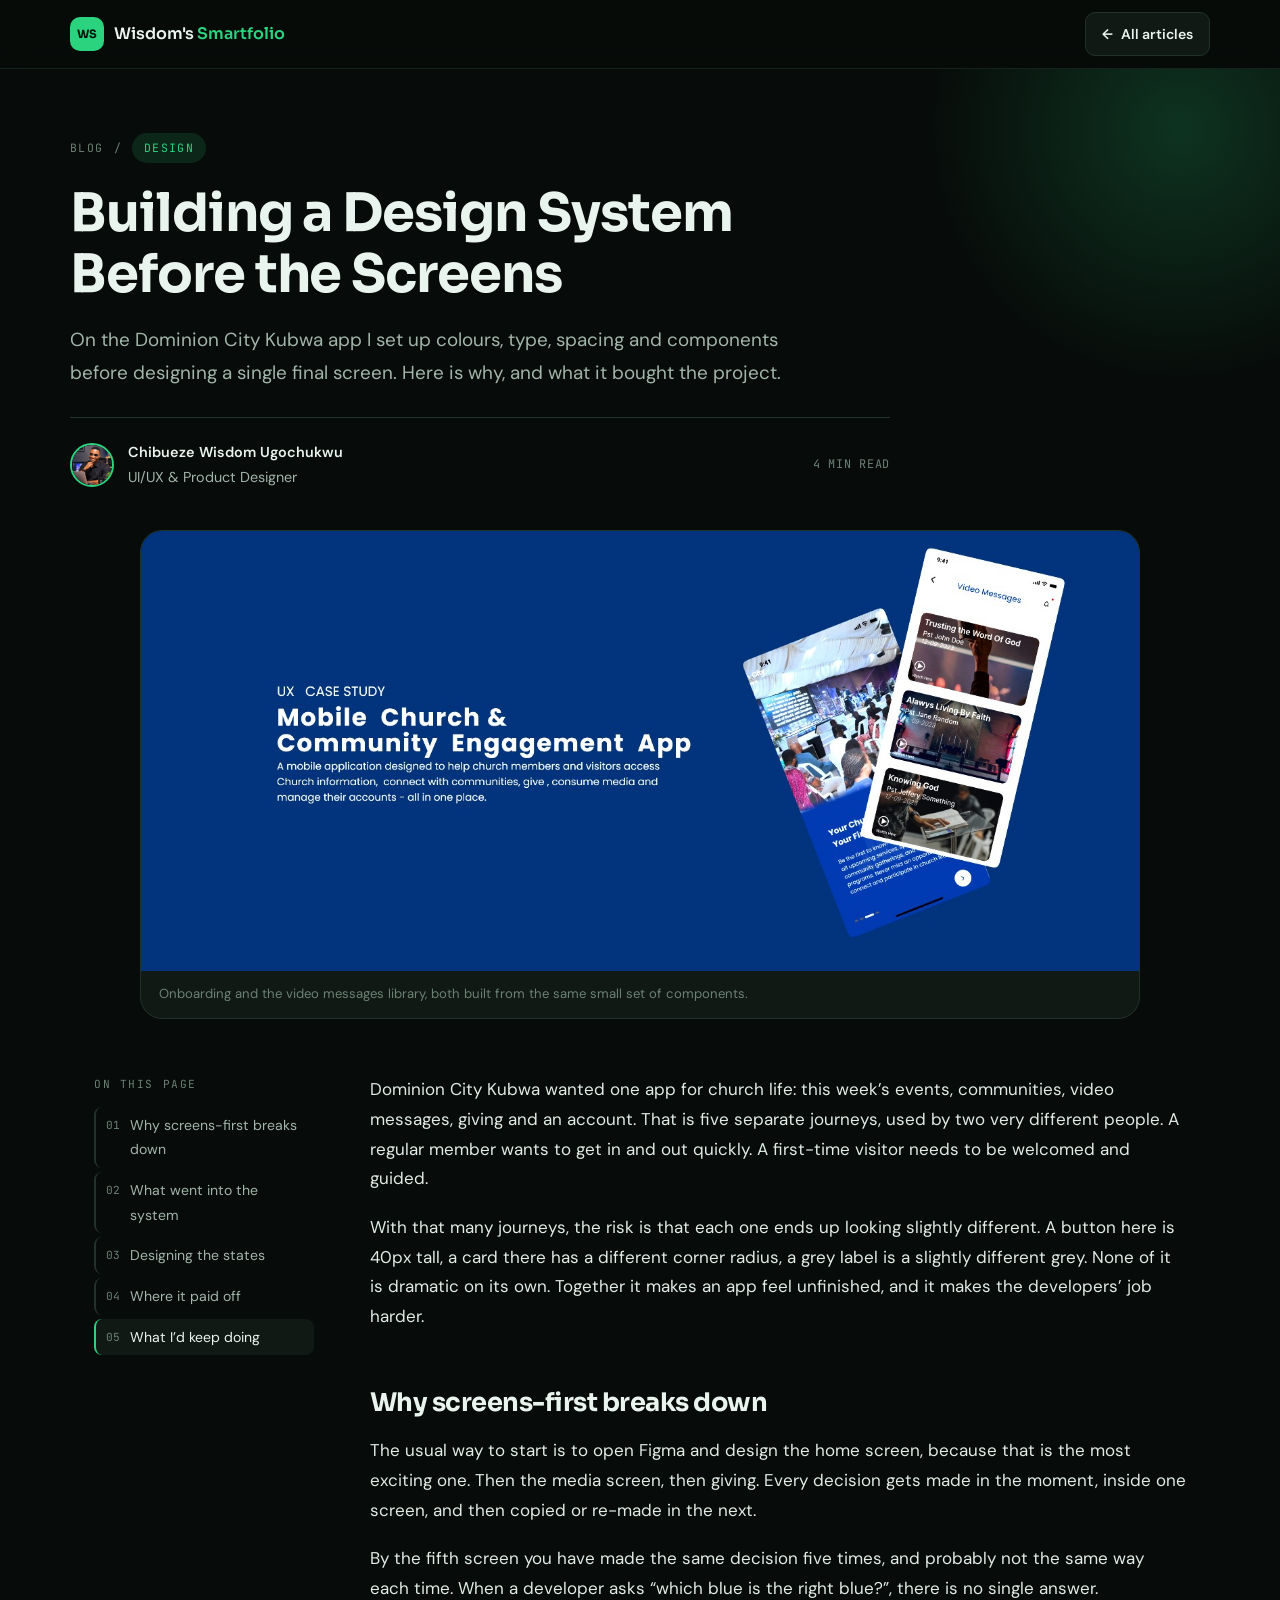
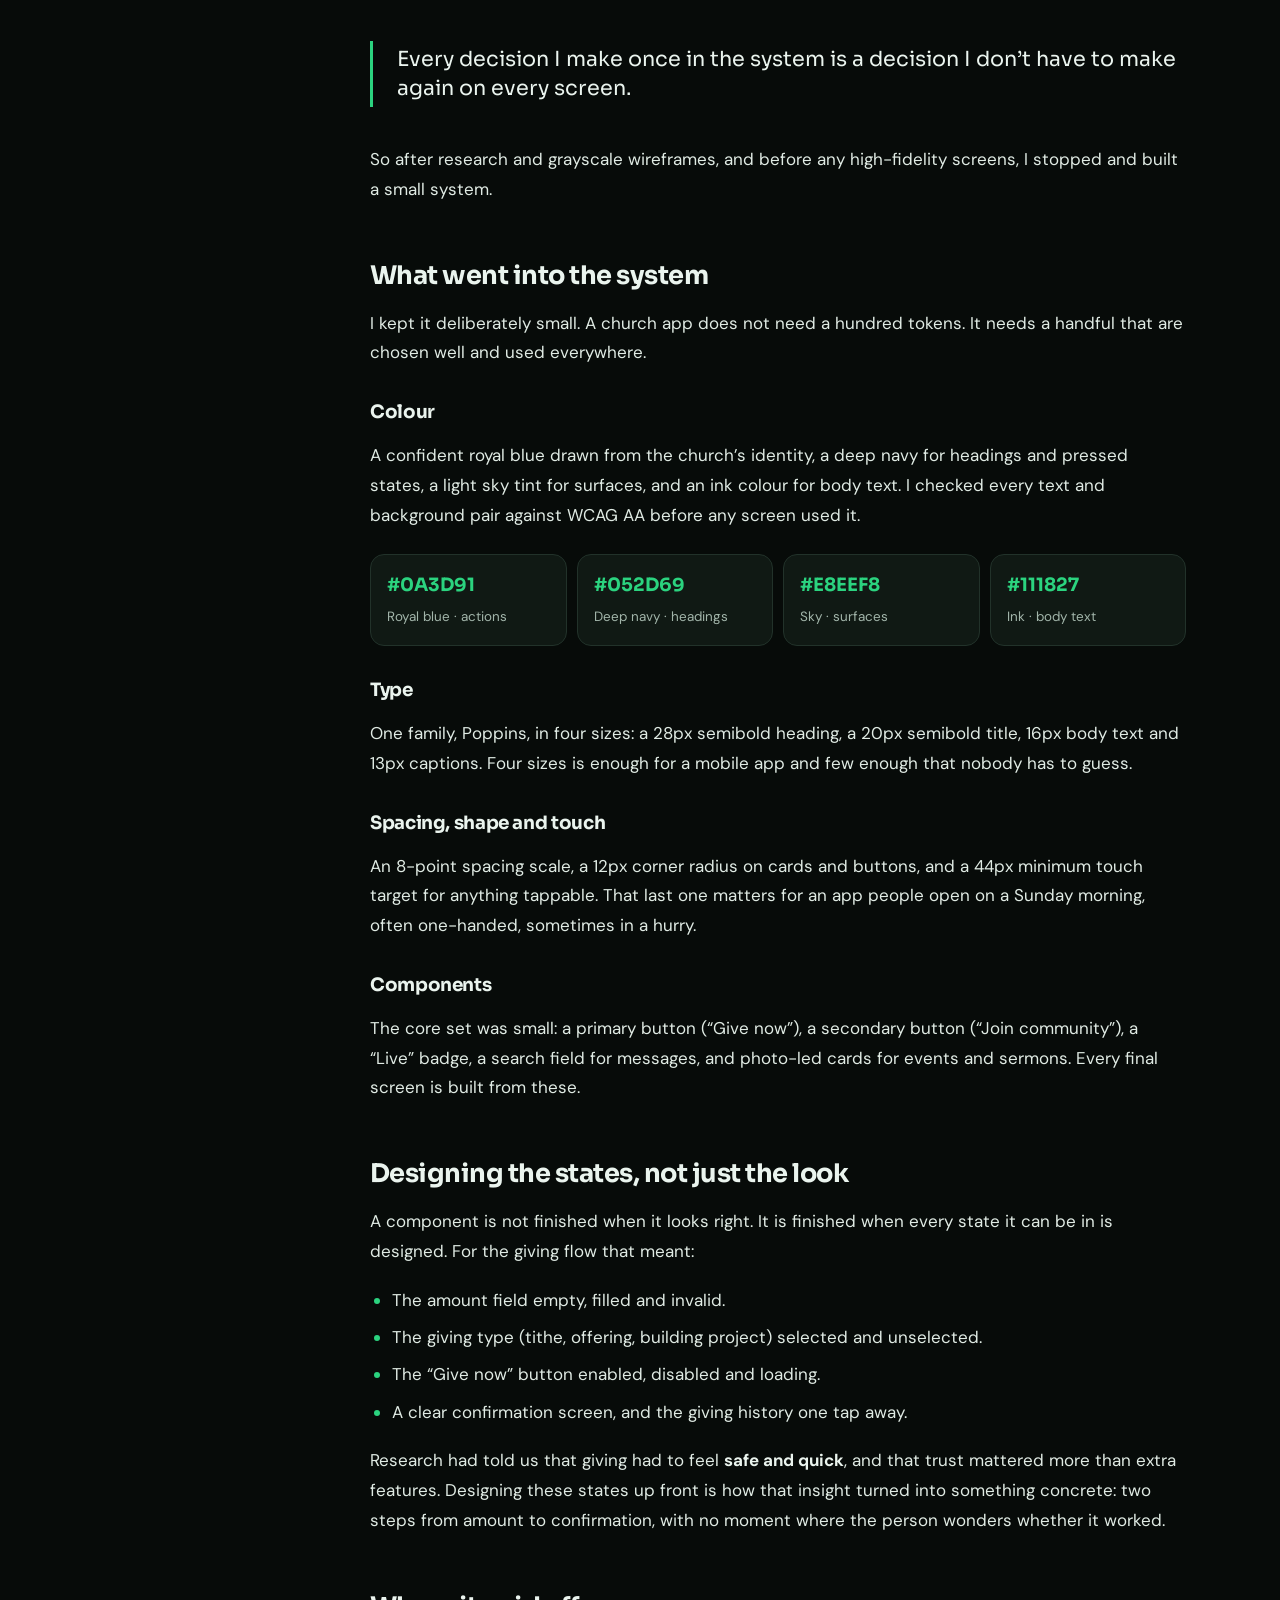
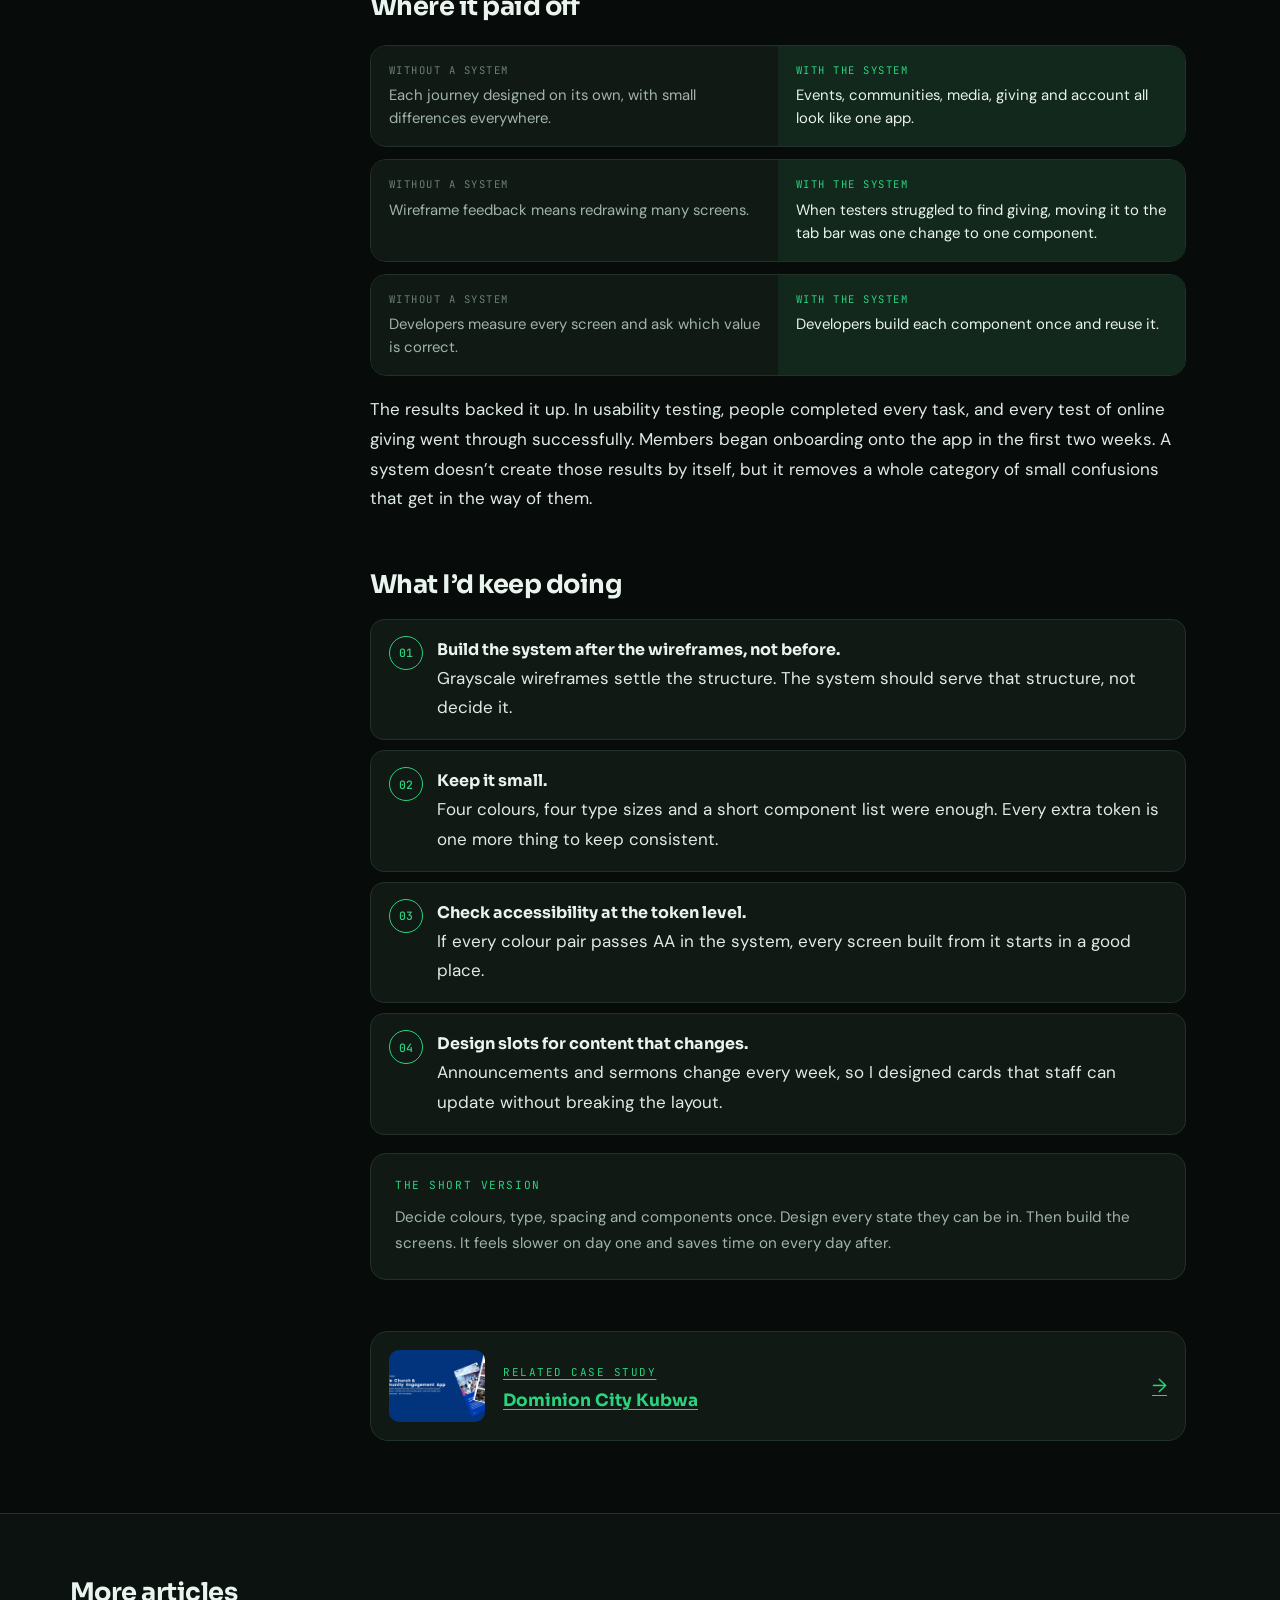
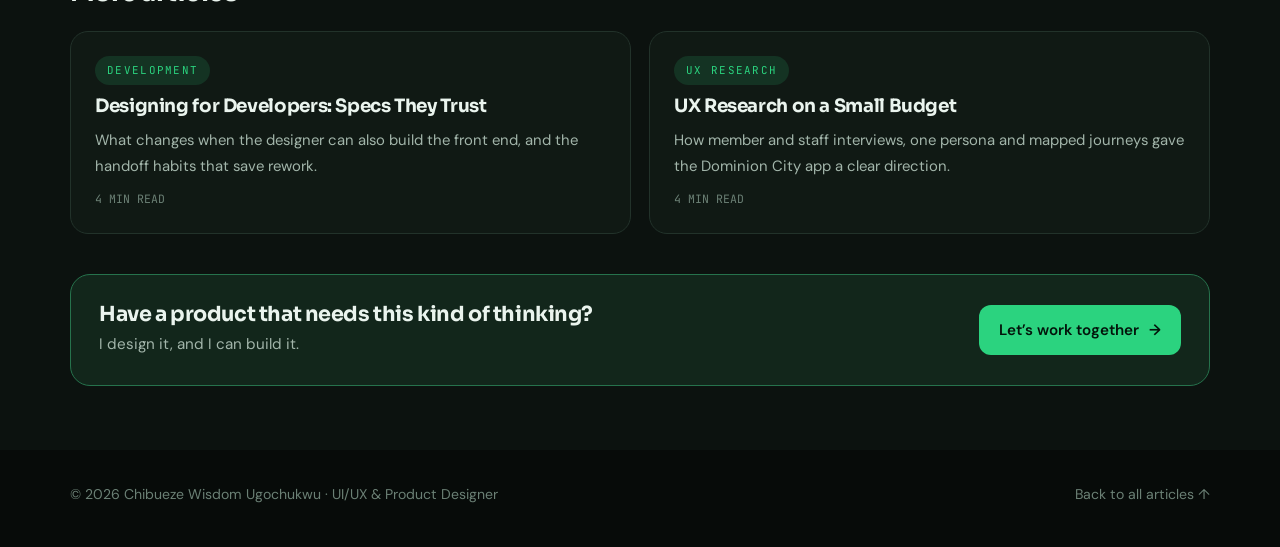
<file: blog/design-system-first.html>
<!doctype html>
<html lang="en">
<head>
<meta charset="utf-8">
<meta name="viewport" content="width=device-width, initial-scale=1, viewport-fit=cover">
<title>Building a Design System Before the Screens</title>
<meta name="description" content="Why I set up tokens, components and states first on the Dominion City Kubwa app, and how it kept five journeys consistent and easy to hand off.">
<link rel="preconnect" href="https://fonts.googleapis.com">
<link rel="preconnect" href="https://fonts.gstatic.com" crossorigin>
<link rel="stylesheet" href="https://fonts.googleapis.com/css2?family=Sora:wght@500;600;700&family=DM+Sans:opsz,wght@9..40,400;9..40,500;9..40,600&family=JetBrains+Mono:wght@400;500&display=swap">
<link rel="stylesheet" href="article.css">
</head>
<body>

<header class="nav">
  <div class="wrap">
    <a class="brand" href="../#top" aria-label="Wisdom's Smartfolio, home"><span class="brand-mark">WS</span><span class="t">Wisdom's <span class="s">Smartfolio</span></span></a>
    <a class="back" href="../#blog"><span aria-hidden="true">←</span> All articles</a>
  </div>
</header>

<main>
  <section class="post-head">
    <div class="wrap">
      <div class="inner">
        <div class="crumbs"><a href="../#blog">Blog</a><span aria-hidden="true">/</span><span class="cat">Design</span></div>
        <h1>Building a Design System Before the Screens</h1>
        <p class="dek">On the Dominion City Kubwa app I set up colours, type, spacing and components before designing a single final screen. Here is why, and what it bought the project.</p>
        <div class="byline">
          <img src="../assets/img/portrait.jpg" alt="" width="44" height="44">
          <div><b>Chibueze Wisdom Ugochukwu</b>UI/UX &amp; Product Designer</div>
          <span class="meta">4 MIN READ</span>
        </div>
      </div>
    </div>
  </section>

  <div class="wrap">
    <figure class="cover">
      <img src="../assets/img/dominion-cover.jpg" alt="Dominion City Kubwa app: onboarding screen and video messages list on two phones">
      <figcaption>Onboarding and the video messages library, both built from the same small set of components.</figcaption>
    </figure>
  </div>

  <div class="wrap layout">
    <nav class="toc" aria-label="On this page">
      <p>ON THIS PAGE</p>
      <ol>
        <li><a href="#why">Why screens-first breaks down</a></li>
        <li><a href="#what">What went into the system</a></li>
        <li><a href="#states">Designing the states</a></li>
        <li><a href="#payoff">Where it paid off</a></li>
        <li><a href="#keep">What I’d keep doing</a></li>
      </ol>
    </nav>

    <article class="prose">
      <p>Dominion City Kubwa wanted one app for church life: this week’s events, communities, video messages, giving and an account. That is five separate journeys, used by two very different people. A regular member wants to get in and out quickly. A first-time visitor needs to be welcomed and guided.</p>
      <p>With that many journeys, the risk is that each one ends up looking slightly different. A button here is 40px tall, a card there has a different corner radius, a grey label is a slightly different grey. None of it is dramatic on its own. Together it makes an app feel unfinished, and it makes the developers’ job harder.</p>

      <h2 id="why">Why screens-first breaks down</h2>
      <p>The usual way to start is to open Figma and design the home screen, because that is the most exciting one. Then the media screen, then giving. Every decision gets made in the moment, inside one screen, and then copied or re-made in the next.</p>
      <p>By the fifth screen you have made the same decision five times, and probably not the same way each time. When a developer asks “which blue is the right blue?”, there is no single answer.</p>
      <blockquote>Every decision I make once in the system is a decision I don’t have to make again on every screen.</blockquote>
      <p>So after research and grayscale wireframes, and before any high-fidelity screens, I stopped and built a small system.</p>

      <h2 id="what">What went into the system</h2>
      <p>I kept it deliberately small. A church app does not need a hundred tokens. It needs a handful that are chosen well and used everywhere.</p>
      <h3>Colour</h3>
      <p>A confident royal blue drawn from the church’s identity, a deep navy for headings and pressed states, a light sky tint for surfaces, and an ink colour for body text. I checked every text and background pair against WCAG AA before any screen used it.</p>
      <div class="specs">
        <div><b>#0A3D91</b><span>Royal blue · actions</span></div>
        <div><b>#052D69</b><span>Deep navy · headings</span></div>
        <div><b>#E8EEF8</b><span>Sky · surfaces</span></div>
        <div><b>#111827</b><span>Ink · body text</span></div>
      </div>
      <h3>Type</h3>
      <p>One family, Poppins, in four sizes: a 28px semibold heading, a 20px semibold title, 16px body text and 13px captions. Four sizes is enough for a mobile app and few enough that nobody has to guess.</p>
      <h3>Spacing, shape and touch</h3>
      <p>An 8-point spacing scale, a 12px corner radius on cards and buttons, and a 44px minimum touch target for anything tappable. That last one matters for an app people open on a Sunday morning, often one-handed, sometimes in a hurry.</p>
      <h3>Components</h3>
      <p>The core set was small: a primary button (“Give now”), a secondary button (“Join community”), a “Live” badge, a search field for messages, and photo-led cards for events and sermons. Every final screen is built from these.</p>

      <h2 id="states">Designing the states, not just the look</h2>
      <p>A component is not finished when it looks right. It is finished when every state it can be in is designed. For the giving flow that meant:</p>
      <ul>
        <li>The amount field empty, filled and invalid.</li>
        <li>The giving type (tithe, offering, building project) selected and unselected.</li>
        <li>The “Give now” button enabled, disabled and loading.</li>
        <li>A clear confirmation screen, and the giving history one tap away.</li>
      </ul>
      <p>Research had told us that giving had to feel <strong>safe and quick</strong>, and that trust mattered more than extra features. Designing these states up front is how that insight turned into something concrete: two steps from amount to confirmation, with no moment where the person wonders whether it worked.</p>

      <h2 id="payoff">Where it paid off</h2>
      <div class="pairs">
        <div class="pair"><div><span class="k">WITHOUT A SYSTEM</span>Each journey designed on its own, with small differences everywhere.</div><div><span class="k">WITH THE SYSTEM</span>Events, communities, media, giving and account all look like one app.</div></div>
        <div class="pair"><div><span class="k">WITHOUT A SYSTEM</span>Wireframe feedback means redrawing many screens.</div><div><span class="k">WITH THE SYSTEM</span>When testers struggled to find giving, moving it to the tab bar was one change to one component.</div></div>
        <div class="pair"><div><span class="k">WITHOUT A SYSTEM</span>Developers measure every screen and ask which value is correct.</div><div><span class="k">WITH THE SYSTEM</span>Developers build each component once and reuse it.</div></div>
      </div>
      <p>The results backed it up. In usability testing, people completed every task, and every test of online giving went through successfully. Members began onboarding onto the app in the first two weeks. A system doesn’t create those results by itself, but it removes a whole category of small confusions that get in the way of them.</p>

      <h2 id="keep">What I’d keep doing</h2>
      <ol class="steps">
        <li><div><b>Build the system after the wireframes, not before.</b>Grayscale wireframes settle the structure. The system should serve that structure, not decide it.</div></li>
        <li><div><b>Keep it small.</b>Four colours, four type sizes and a short component list were enough. Every extra token is one more thing to keep consistent.</div></li>
        <li><div><b>Check accessibility at the token level.</b>If every colour pair passes AA in the system, every screen built from it starts in a good place.</div></li>
        <li><div><b>Design slots for content that changes.</b>Announcements and sermons change every week, so I designed cards that staff can update without breaking the layout.</div></li>
      </ol>
      <div class="note"><p class="k">THE SHORT VERSION</p><p>Decide colours, type, spacing and components once. Design every state they can be in. Then build the screens. It feels slower on day one and saves time on every day after.</p></div>

      <a class="related" href="../dominion-city-kubwa.html">
        <img src="../assets/img/dominion-cover.jpg" alt="">
        <span><span class="k">RELATED CASE STUDY</span><b>Dominion City Kubwa</b></span>
        <span class="go" aria-hidden="true">→</span>
      </a>
    </article>
  </div>

  <section class="more">
    <div class="wrap">
      <h2>More articles</h2>
      <div class="more-grid">
        <a class="card" href="designing-for-developers.html"><span class="cat">Development</span><h3>Designing for Developers: Specs They Trust</h3><p>What changes when the designer can also build the front end, and the handoff habits that save rework.</p><span class="rt">4 MIN READ</span></a>
        <a class="card" href="ux-research-small-budget.html"><span class="cat">UX Research</span><h3>UX Research on a Small Budget</h3><p>How member and staff interviews, one persona and mapped journeys gave the Dominion City app a clear direction.</p><span class="rt">4 MIN READ</span></a>
      </div>
      <div class="cta">
        <div><h3>Have a product that needs this kind of thinking?</h3><p>I design it, and I can build it.</p></div>
        <a class="btn" href="../#contact">Let’s work together <span aria-hidden="true">→</span></a>
      </div>
    </div>
  </section>
</main>

<footer>
  <div class="wrap">
    <span>© 2026 Chibueze Wisdom Ugochukwu · UI/UX &amp; Product Designer</span>
    <a href="../#blog">Back to all articles ↑</a>
  </div>
</footer>

<script>
(function(){
  var links=[].slice.call(document.querySelectorAll('.toc a'));
  if(!links.length||!('IntersectionObserver' in window))return;
  var io=new IntersectionObserver(function(es){es.forEach(function(e){if(e.isIntersecting){links.forEach(function(a){a.classList.toggle('on',a.getAttribute('href')==='#'+e.target.id)})}})},{rootMargin:'-20% 0px -70% 0px'});
  links.forEach(function(a){var t=document.querySelector(a.getAttribute('href'));if(t)io.observe(t)});
})();
</script>
</body>
</html>
</file>
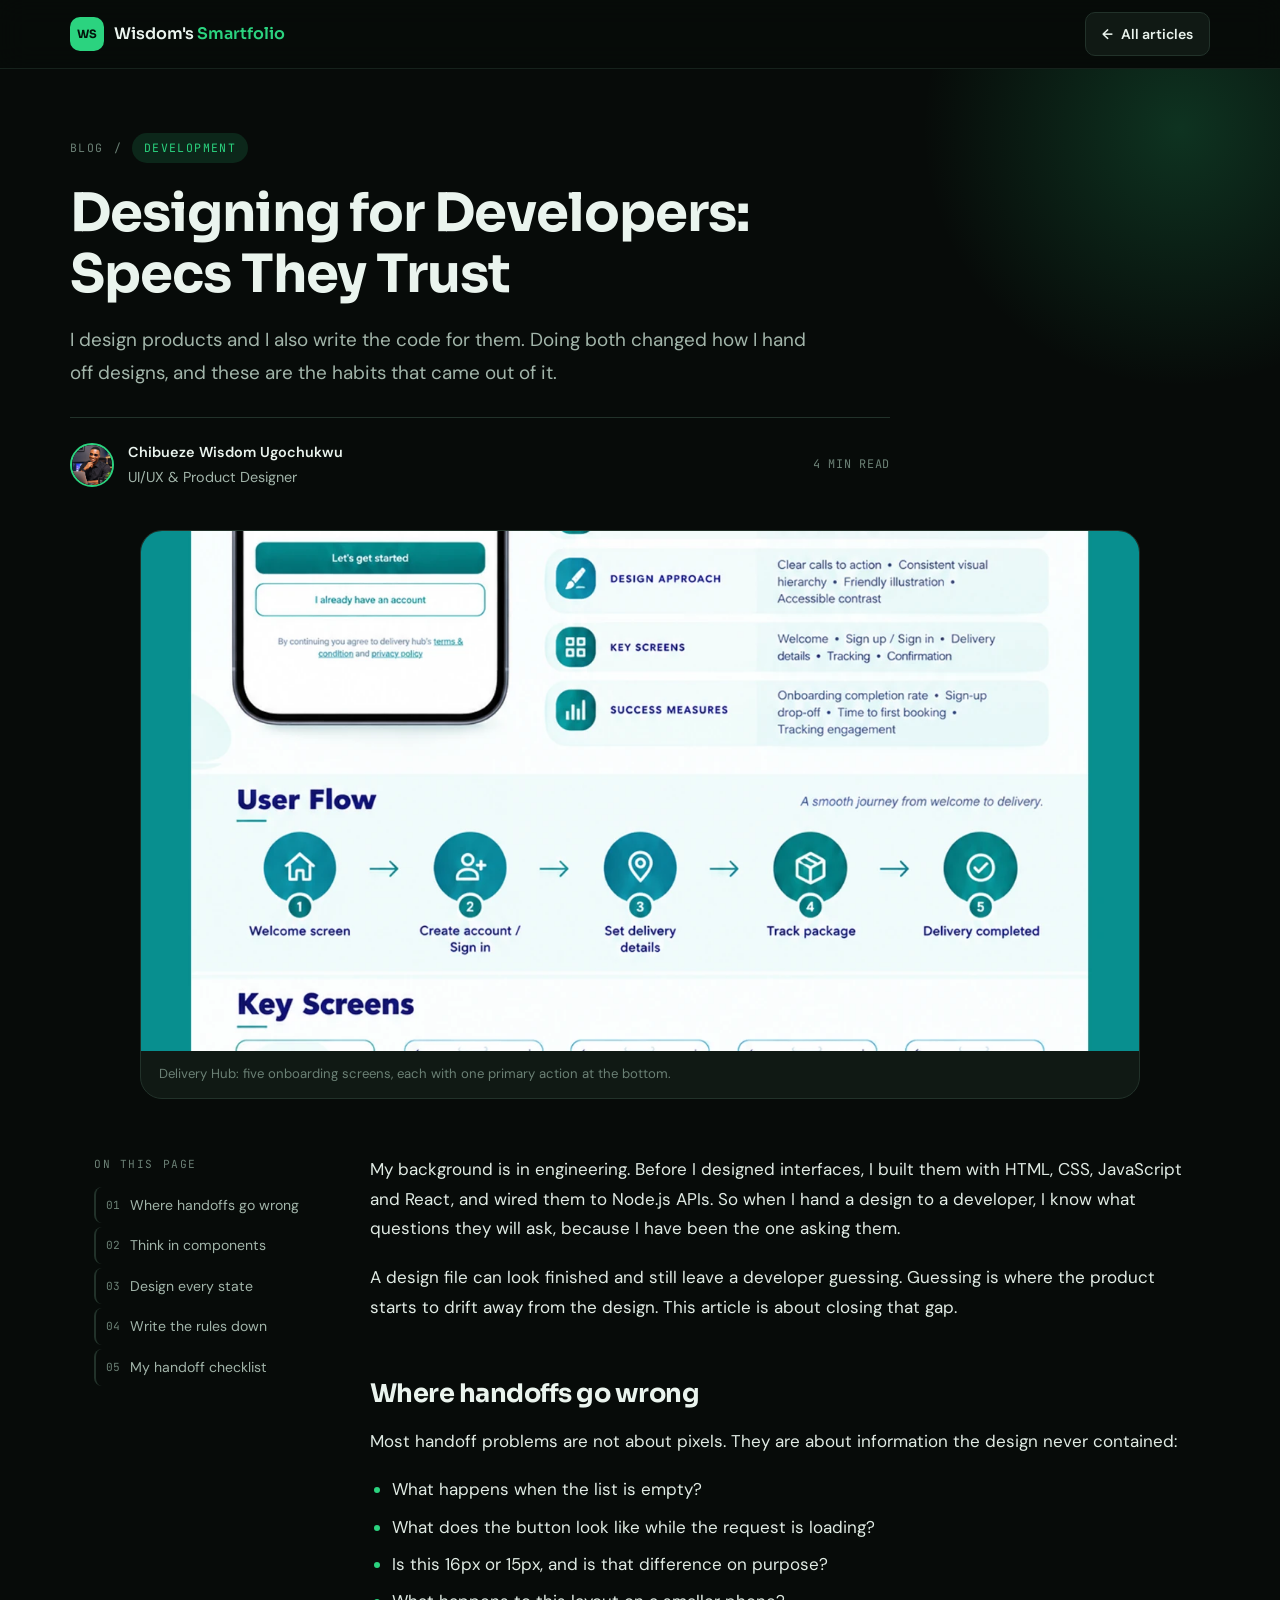
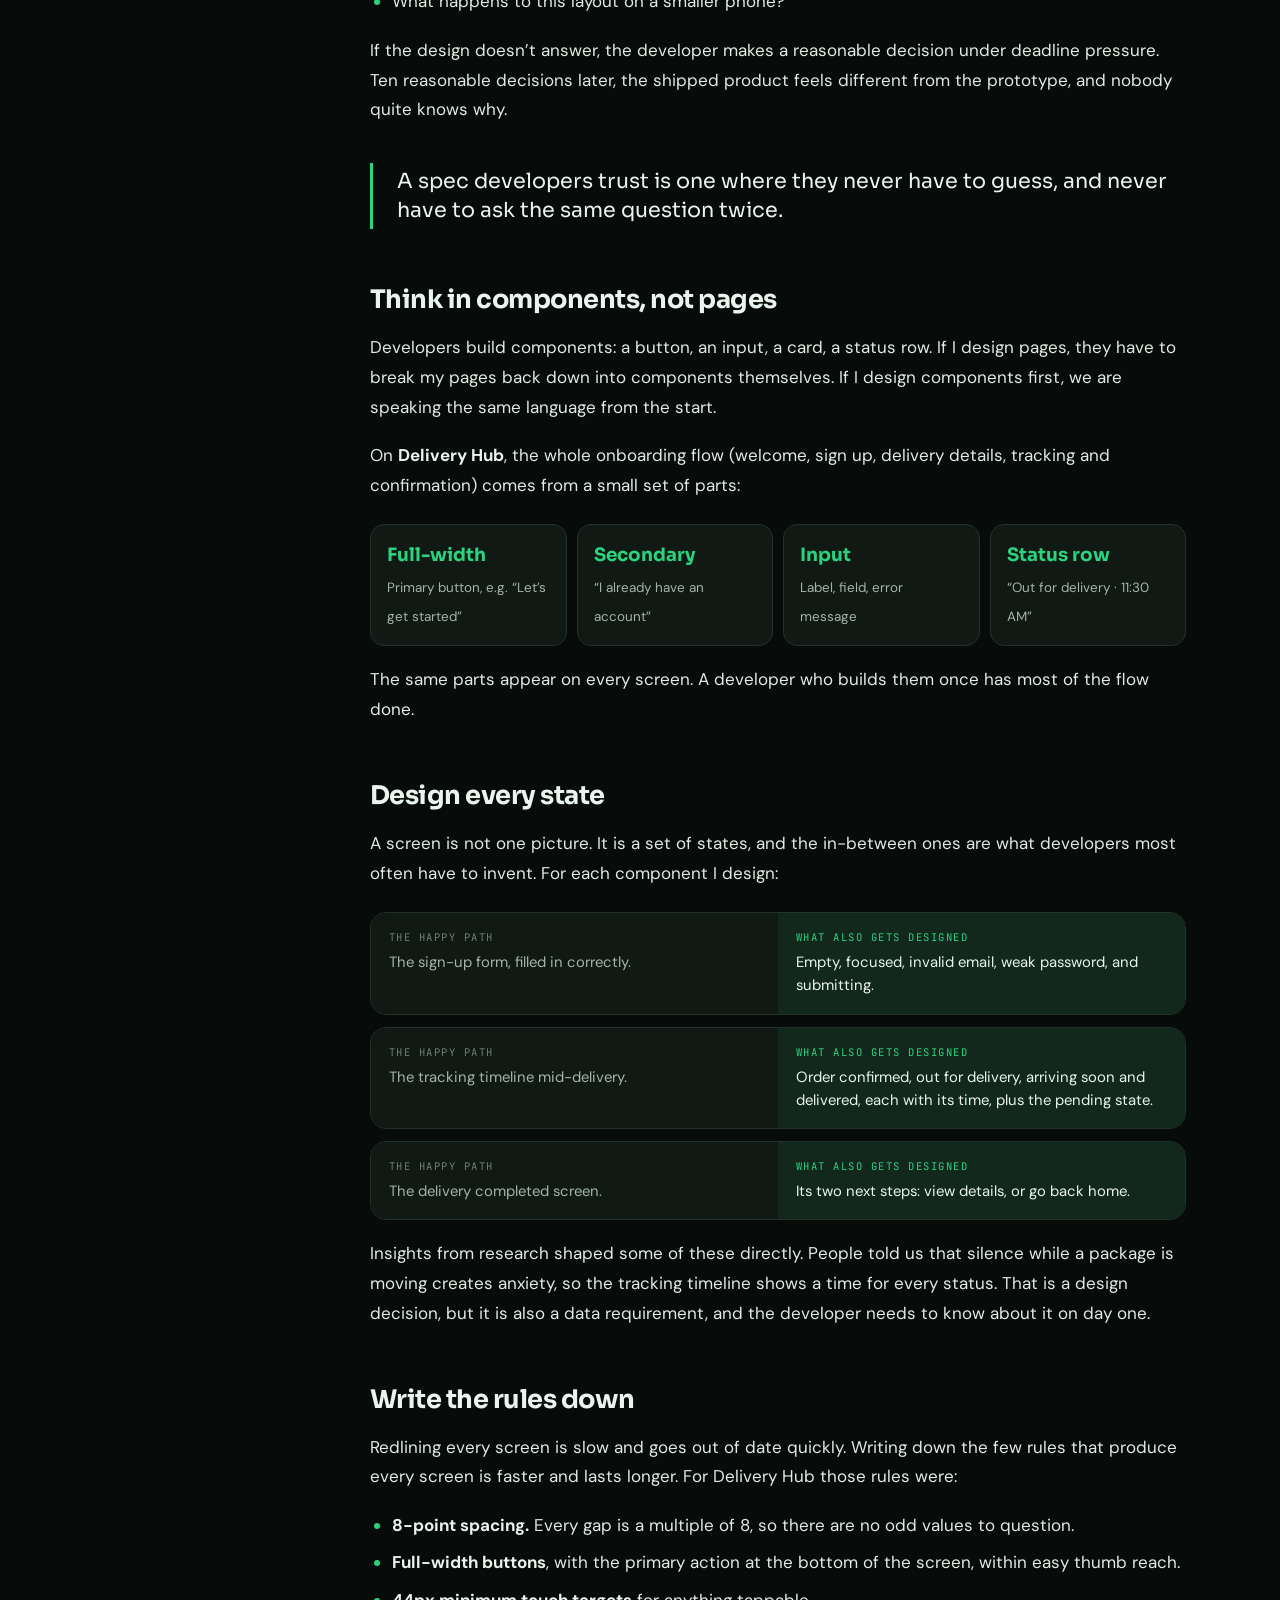
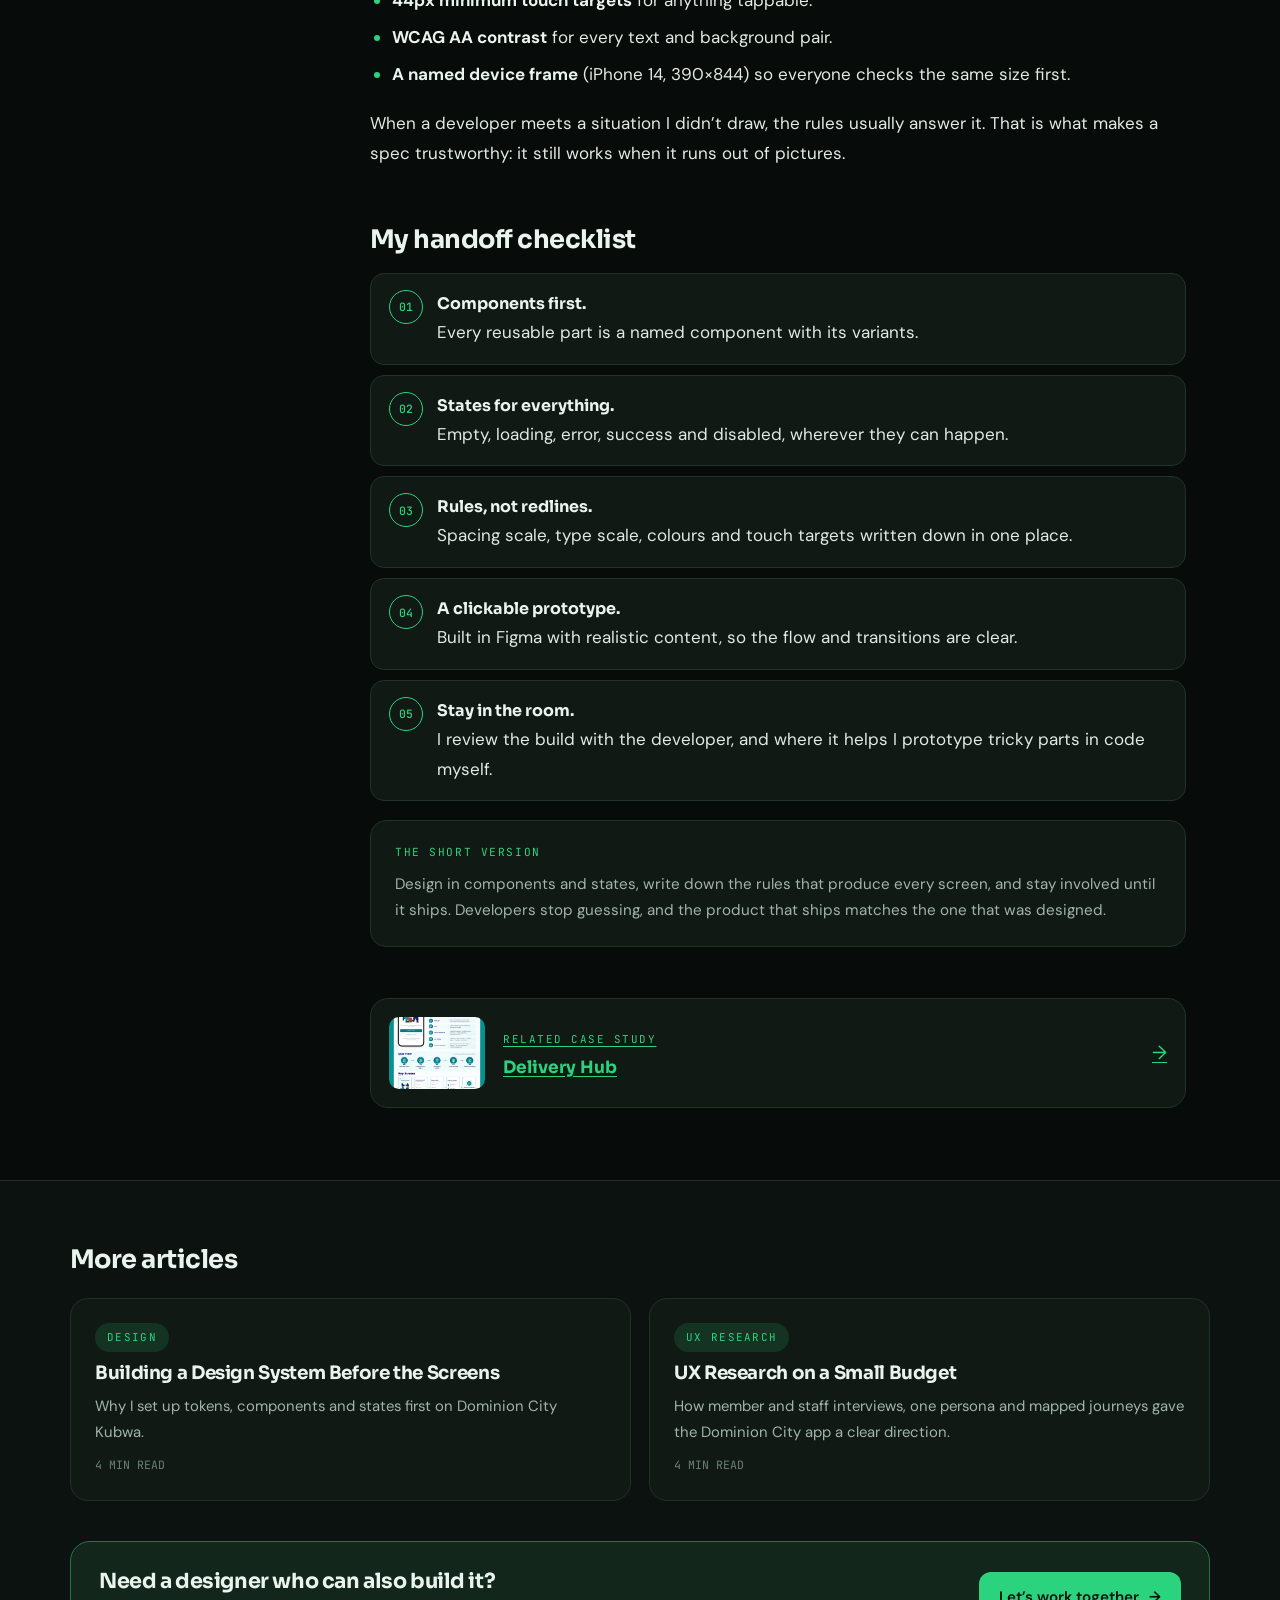
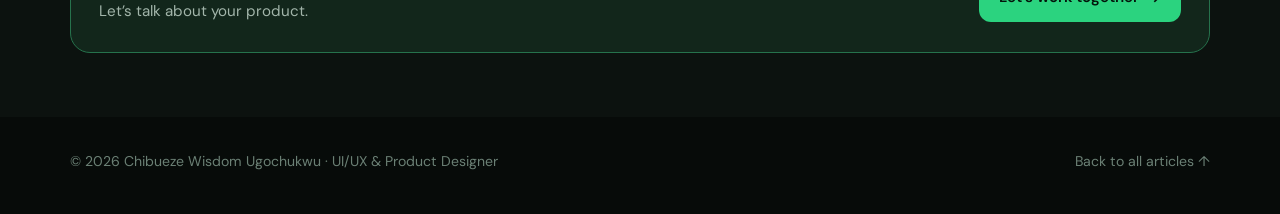
<file: blog/designing-for-developers.html>
<!doctype html>
<html lang="en">
<head>
<meta charset="utf-8">
<meta name="viewport" content="width=device-width, initial-scale=1, viewport-fit=cover">
<title>Designing for Developers</title>
<meta name="description" content="What changes when the designer can also build the front end, and the handoff habits that save rework on both sides.">
<link rel="preconnect" href="https://fonts.googleapis.com">
<link rel="preconnect" href="https://fonts.gstatic.com" crossorigin>
<link rel="stylesheet" href="https://fonts.googleapis.com/css2?family=Sora:wght@500;600;700&family=DM+Sans:opsz,wght@9..40,400;9..40,500;9..40,600&family=JetBrains+Mono:wght@400;500&display=swap">
<link rel="stylesheet" href="article.css">
</head>
<body>

<header class="nav">
  <div class="wrap">
    <a class="brand" href="../#top" aria-label="Wisdom's Smartfolio, home"><span class="brand-mark">WS</span><span class="t">Wisdom's <span class="s">Smartfolio</span></span></a>
    <a class="back" href="../#blog"><span aria-hidden="true">←</span> All articles</a>
  </div>
</header>

<main>
  <section class="post-head">
    <div class="wrap">
      <div class="inner">
        <div class="crumbs"><a href="../#blog">Blog</a><span aria-hidden="true">/</span><span class="cat">Development</span></div>
        <h1>Designing for Developers: Specs They Trust</h1>
        <p class="dek">I design products and I also write the code for them. Doing both changed how I hand off designs, and these are the habits that came out of it.</p>
        <div class="byline">
          <img src="../assets/img/portrait.jpg" alt="" width="44" height="44">
          <div><b>Chibueze Wisdom Ugochukwu</b>UI/UX &amp; Product Designer</div>
          <span class="meta">4 MIN READ</span>
        </div>
      </div>
    </div>
  </section>

  <div class="wrap">
    <figure class="cover">
      <img src="../assets/img/delivery-hub-board.webp" alt="Delivery Hub app: welcome screen on a phone beside the case study title">
      <figcaption>Delivery Hub: five onboarding screens, each with one primary action at the bottom.</figcaption>
    </figure>
  </div>

  <div class="wrap layout">
    <nav class="toc" aria-label="On this page">
      <p>ON THIS PAGE</p>
      <ol>
        <li><a href="#gap">Where handoffs go wrong</a></li>
        <li><a href="#components">Think in components</a></li>
        <li><a href="#states">Design every state</a></li>
        <li><a href="#rules">Write the rules down</a></li>
        <li><a href="#checklist">My handoff checklist</a></li>
      </ol>
    </nav>

    <article class="prose">
      <p>My background is in engineering. Before I designed interfaces, I built them with HTML, CSS, JavaScript and React, and wired them to Node.js APIs. So when I hand a design to a developer, I know what questions they will ask, because I have been the one asking them.</p>
      <p>A design file can look finished and still leave a developer guessing. Guessing is where the product starts to drift away from the design. This article is about closing that gap.</p>

      <h2 id="gap">Where handoffs go wrong</h2>
      <p>Most handoff problems are not about pixels. They are about information the design never contained:</p>
      <ul>
        <li>What happens when the list is empty?</li>
        <li>What does the button look like while the request is loading?</li>
        <li>Is this 16px or 15px, and is that difference on purpose?</li>
        <li>What happens to this layout on a smaller phone?</li>
      </ul>
      <p>If the design doesn’t answer, the developer makes a reasonable decision under deadline pressure. Ten reasonable decisions later, the shipped product feels different from the prototype, and nobody quite knows why.</p>
      <blockquote>A spec developers trust is one where they never have to guess, and never have to ask the same question twice.</blockquote>

      <h2 id="components">Think in components, not pages</h2>
      <p>Developers build components: a button, an input, a card, a status row. If I design pages, they have to break my pages back down into components themselves. If I design components first, we are speaking the same language from the start.</p>
      <p>On <strong>Delivery Hub</strong>, the whole onboarding flow (welcome, sign up, delivery details, tracking and confirmation) comes from a small set of parts:</p>
      <div class="specs">
        <div><b>Full-width</b><span>Primary button, e.g. “Let’s get started”</span></div>
        <div><b>Secondary</b><span>“I already have an account”</span></div>
        <div><b>Input</b><span>Label, field, error message</span></div>
        <div><b>Status row</b><span>“Out for delivery · 11:30 AM”</span></div>
      </div>
      <p>The same parts appear on every screen. A developer who builds them once has most of the flow done.</p>

      <h2 id="states">Design every state</h2>
      <p>A screen is not one picture. It is a set of states, and the in-between ones are what developers most often have to invent. For each component I design:</p>
      <div class="pairs">
        <div class="pair"><div><span class="k">THE HAPPY PATH</span>The sign-up form, filled in correctly.</div><div><span class="k">WHAT ALSO GETS DESIGNED</span>Empty, focused, invalid email, weak password, and submitting.</div></div>
        <div class="pair"><div><span class="k">THE HAPPY PATH</span>The tracking timeline mid-delivery.</div><div><span class="k">WHAT ALSO GETS DESIGNED</span>Order confirmed, out for delivery, arriving soon and delivered, each with its time, plus the pending state.</div></div>
        <div class="pair"><div><span class="k">THE HAPPY PATH</span>The delivery completed screen.</div><div><span class="k">WHAT ALSO GETS DESIGNED</span>Its two next steps: view details, or go back home.</div></div>
      </div>
      <p>Insights from research shaped some of these directly. People told us that silence while a package is moving creates anxiety, so the tracking timeline shows a time for every status. That is a design decision, but it is also a data requirement, and the developer needs to know about it on day one.</p>

      <h2 id="rules">Write the rules down</h2>
      <p>Redlining every screen is slow and goes out of date quickly. Writing down the few rules that produce every screen is faster and lasts longer. For Delivery Hub those rules were:</p>
      <ul>
        <li><strong>8-point spacing.</strong> Every gap is a multiple of 8, so there are no odd values to question.</li>
        <li><strong>Full-width buttons</strong>, with the primary action at the bottom of the screen, within easy thumb reach.</li>
        <li><strong>44px minimum touch targets</strong> for anything tappable.</li>
        <li><strong>WCAG AA contrast</strong> for every text and background pair.</li>
        <li><strong>A named device frame</strong> (iPhone 14, 390×844) so everyone checks the same size first.</li>
      </ul>
      <p>When a developer meets a situation I didn’t draw, the rules usually answer it. That is what makes a spec trustworthy: it still works when it runs out of pictures.</p>

      <h2 id="checklist">My handoff checklist</h2>
      <ol class="steps">
        <li><div><b>Components first.</b>Every reusable part is a named component with its variants.</div></li>
        <li><div><b>States for everything.</b>Empty, loading, error, success and disabled, wherever they can happen.</div></li>
        <li><div><b>Rules, not redlines.</b>Spacing scale, type scale, colours and touch targets written down in one place.</div></li>
        <li><div><b>A clickable prototype.</b>Built in Figma with realistic content, so the flow and transitions are clear.</div></li>
        <li><div><b>Stay in the room.</b>I review the build with the developer, and where it helps I prototype tricky parts in code myself.</div></li>
      </ol>
      <div class="note"><p class="k">THE SHORT VERSION</p><p>Design in components and states, write down the rules that produce every screen, and stay involved until it ships. Developers stop guessing, and the product that ships matches the one that was designed.</p></div>

      <a class="related" href="../delivery-hub.html">
        <img src="../assets/img/delivery-hub-board.webp" alt="">
        <span><span class="k">RELATED CASE STUDY</span><b>Delivery Hub</b></span>
        <span class="go" aria-hidden="true">→</span>
      </a>
    </article>
  </div>

  <section class="more">
    <div class="wrap">
      <h2>More articles</h2>
      <div class="more-grid">
        <a class="card" href="design-system-first.html"><span class="cat">Design</span><h3>Building a Design System Before the Screens</h3><p>Why I set up tokens, components and states first on Dominion City Kubwa.</p><span class="rt">4 MIN READ</span></a>
        <a class="card" href="ux-research-small-budget.html"><span class="cat">UX Research</span><h3>UX Research on a Small Budget</h3><p>How member and staff interviews, one persona and mapped journeys gave the Dominion City app a clear direction.</p><span class="rt">4 MIN READ</span></a>
      </div>
      <div class="cta">
        <div><h3>Need a designer who can also build it?</h3><p>Let’s talk about your product.</p></div>
        <a class="btn" href="../#contact">Let’s work together <span aria-hidden="true">→</span></a>
      </div>
    </div>
  </section>
</main>

<footer>
  <div class="wrap">
    <span>© 2026 Chibueze Wisdom Ugochukwu · UI/UX &amp; Product Designer</span>
    <a href="../#blog">Back to all articles ↑</a>
  </div>
</footer>

<script>
(function(){
  var links=[].slice.call(document.querySelectorAll('.toc a'));
  if(!links.length||!('IntersectionObserver' in window))return;
  var io=new IntersectionObserver(function(es){es.forEach(function(e){if(e.isIntersecting){links.forEach(function(a){a.classList.toggle('on',a.getAttribute('href')==='#'+e.target.id)})}})},{rootMargin:'-20% 0px -70% 0px'});
  links.forEach(function(a){var t=document.querySelector(a.getAttribute('href'));if(t)io.observe(t)});
})();
</script>
</body>
</html>
</file>
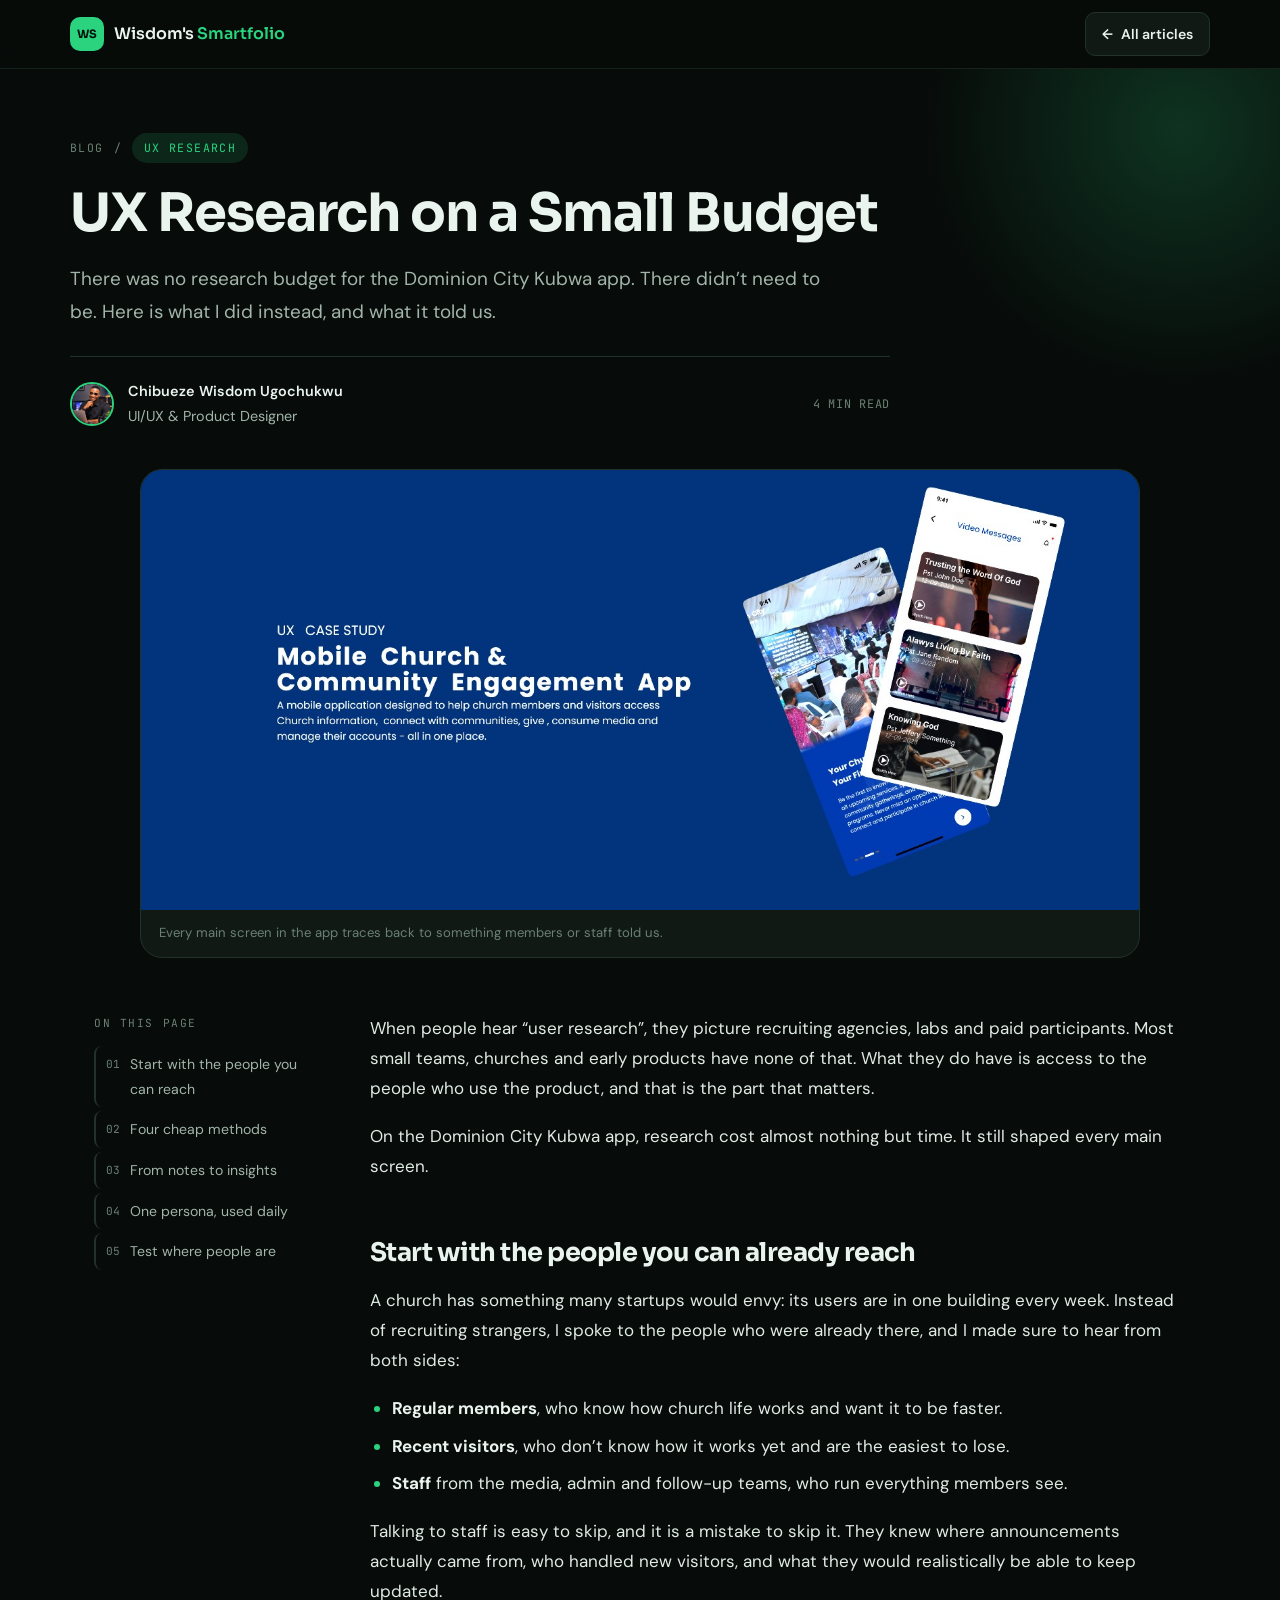
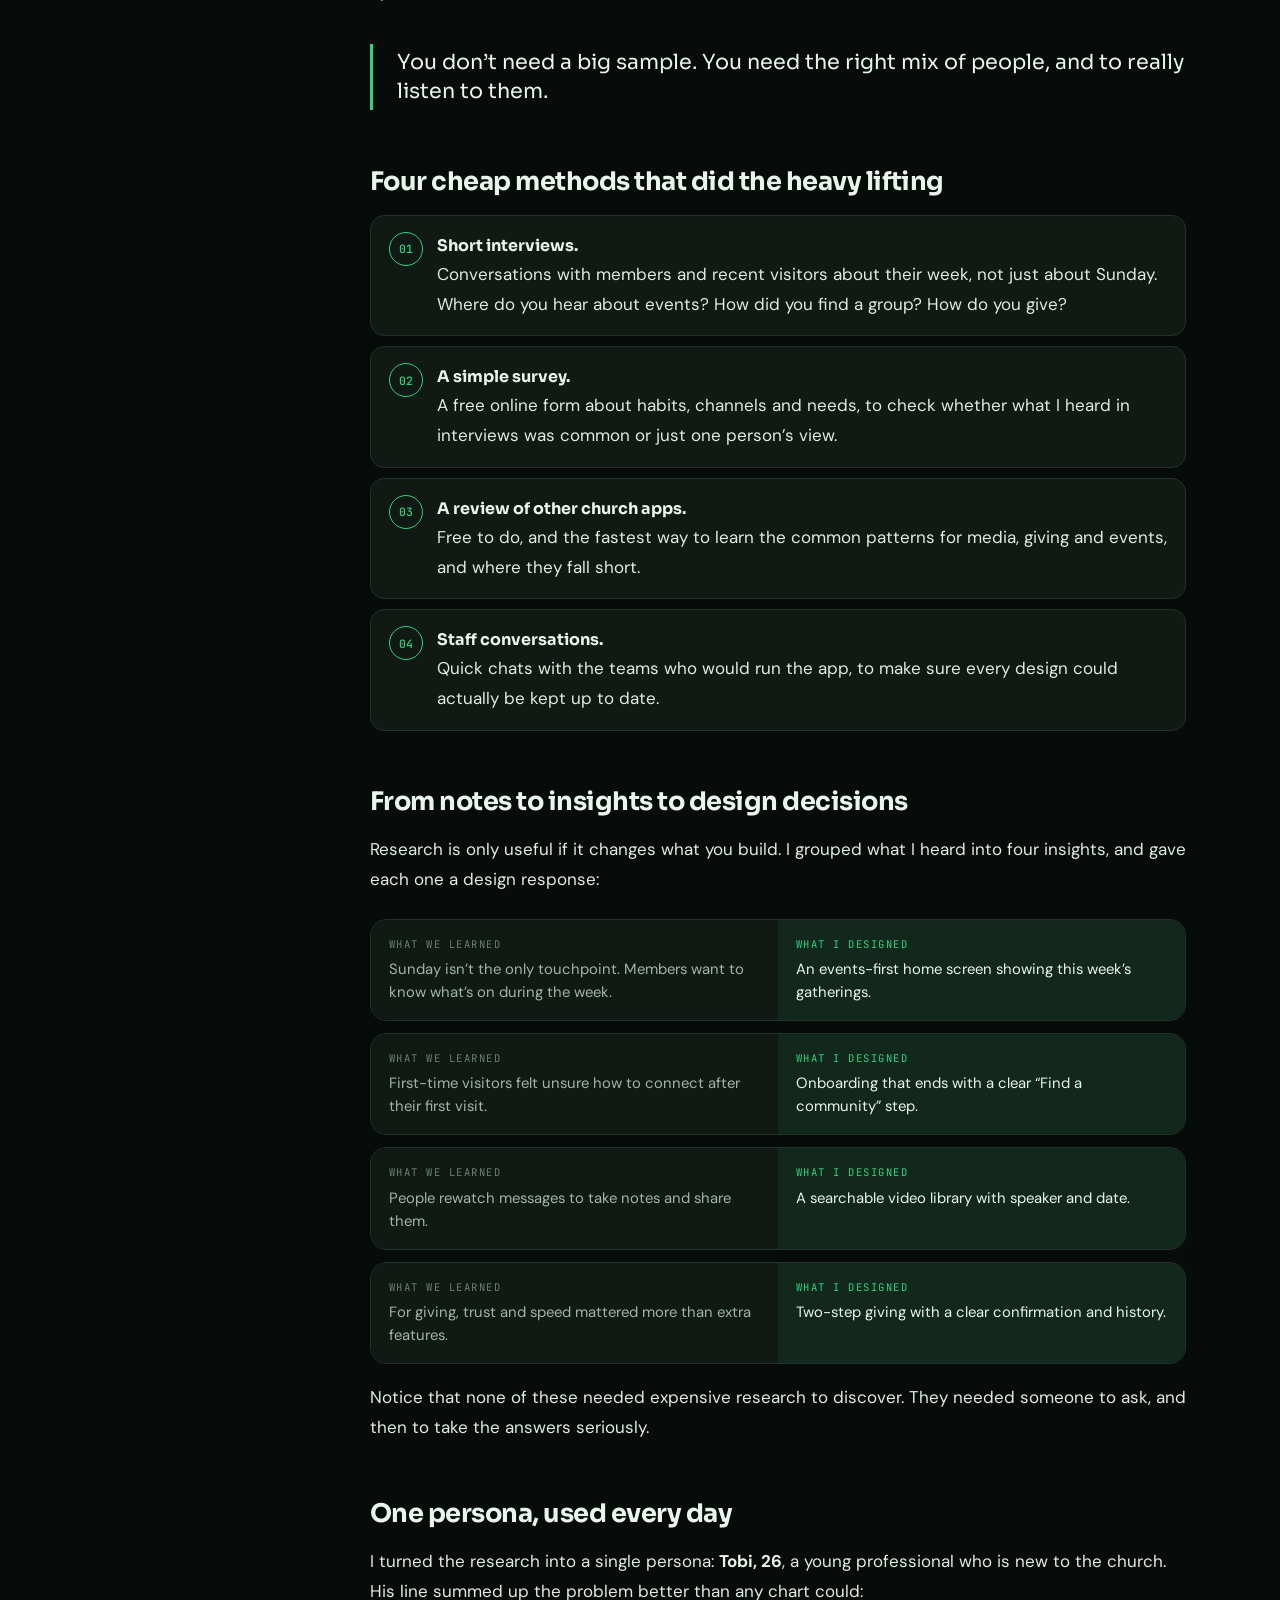
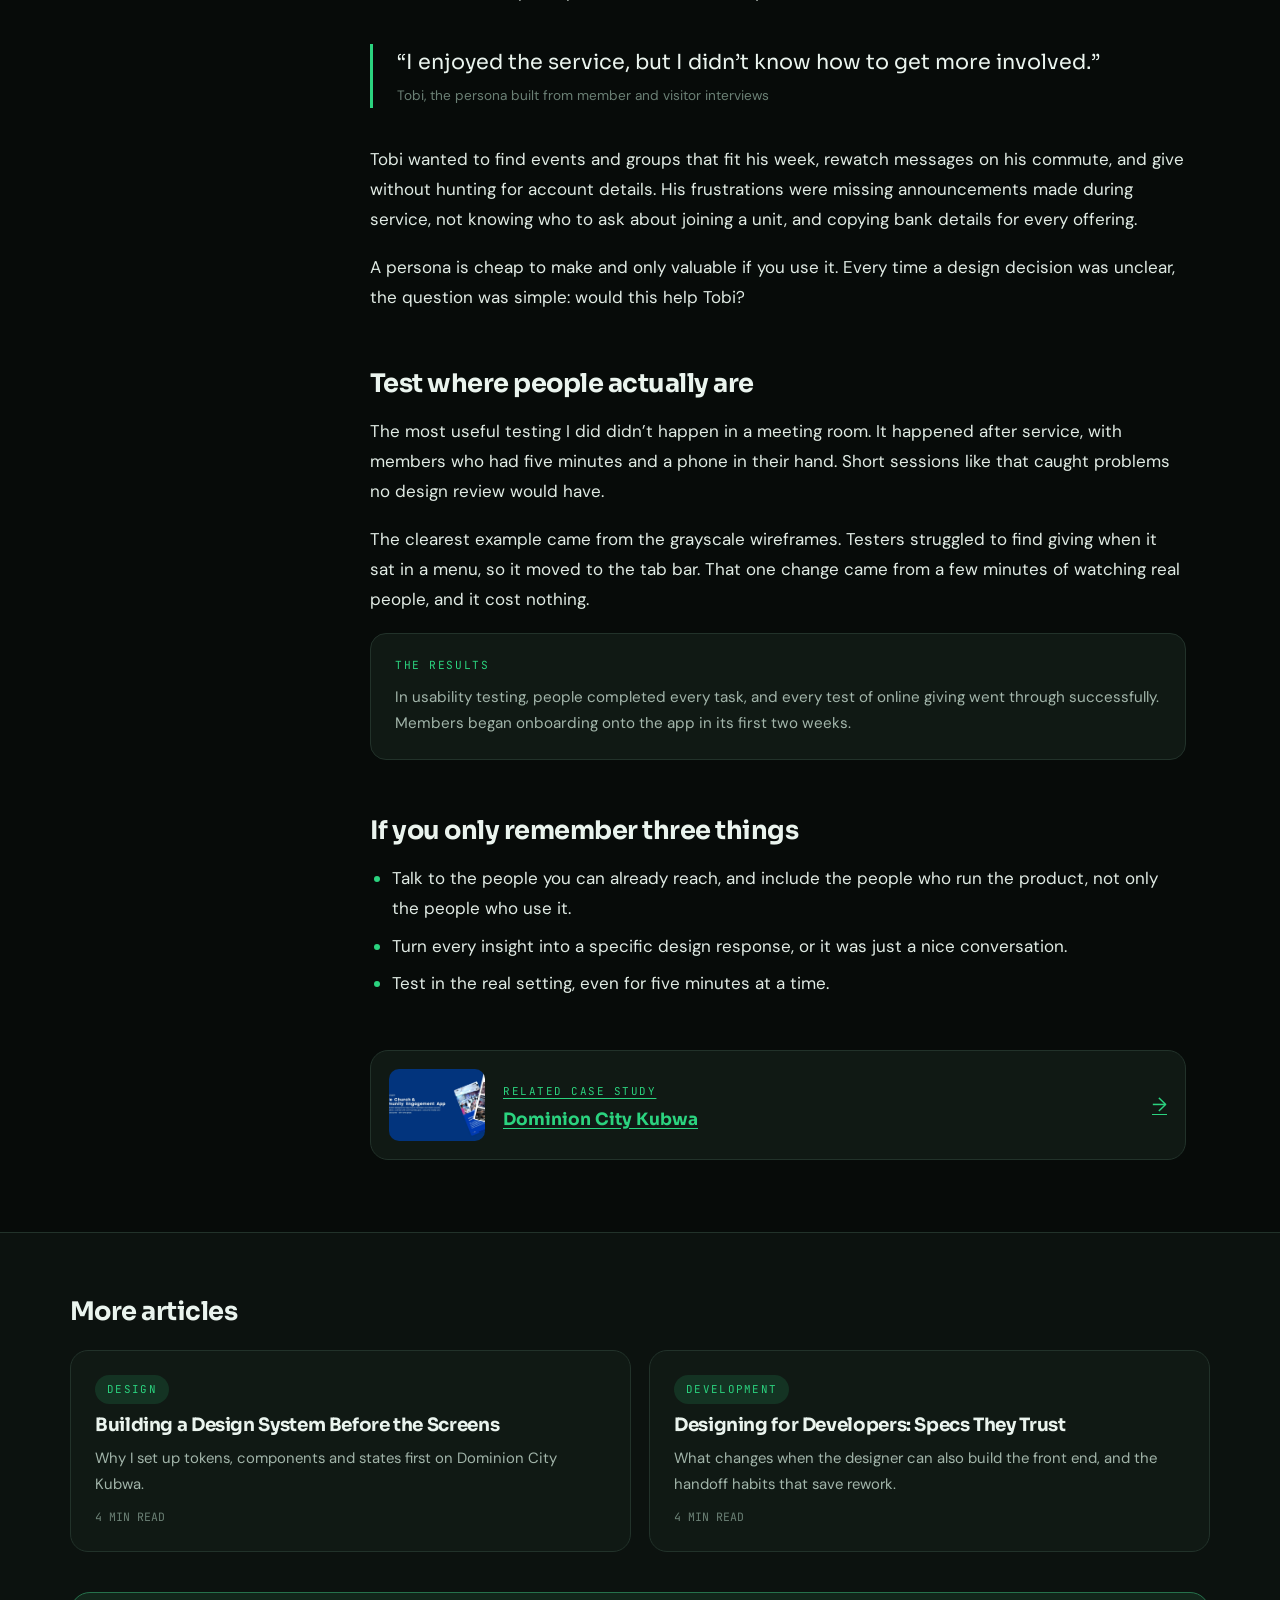
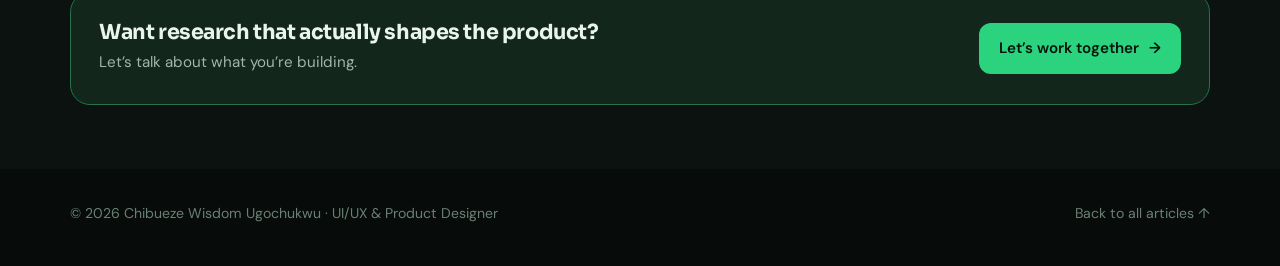
<file: blog/ux-research-small-budget.html>
<!doctype html>
<html lang="en">
<head>
<meta charset="utf-8">
<meta name="viewport" content="width=device-width, initial-scale=1, viewport-fit=cover">
<title>UX Research on a Small Budget</title>
<meta name="description" content="How member and staff interviews, one persona and mapped journeys gave the Dominion City Kubwa app a clear direction.">
<link rel="preconnect" href="https://fonts.googleapis.com">
<link rel="preconnect" href="https://fonts.gstatic.com" crossorigin>
<link rel="stylesheet" href="https://fonts.googleapis.com/css2?family=Sora:wght@500;600;700&family=DM+Sans:opsz,wght@9..40,400;9..40,500;9..40,600&family=JetBrains+Mono:wght@400;500&display=swap">
<link rel="stylesheet" href="article.css">
</head>
<body>

<header class="nav">
  <div class="wrap">
    <a class="brand" href="../#top" aria-label="Wisdom's Smartfolio, home"><span class="brand-mark">WS</span><span class="t">Wisdom's <span class="s">Smartfolio</span></span></a>
    <a class="back" href="../#blog"><span aria-hidden="true">←</span> All articles</a>
  </div>
</header>

<main>
  <section class="post-head">
    <div class="wrap">
      <div class="inner">
        <div class="crumbs"><a href="../#blog">Blog</a><span aria-hidden="true">/</span><span class="cat">UX Research</span></div>
        <h1>UX Research on a Small Budget</h1>
        <p class="dek">There was no research budget for the Dominion City Kubwa app. There didn’t need to be. Here is what I did instead, and what it told us.</p>
        <div class="byline">
          <img src="../assets/img/portrait.jpg" alt="" width="44" height="44">
          <div><b>Chibueze Wisdom Ugochukwu</b>UI/UX &amp; Product Designer</div>
          <span class="meta">4 MIN READ</span>
        </div>
      </div>
    </div>
  </section>

  <div class="wrap">
    <figure class="cover">
      <img src="../assets/img/dominion-cover.jpg" alt="Dominion City Kubwa app: onboarding screen and video messages list on two phones">
      <figcaption>Every main screen in the app traces back to something members or staff told us.</figcaption>
    </figure>
  </div>

  <div class="wrap layout">
    <nav class="toc" aria-label="On this page">
      <p>ON THIS PAGE</p>
      <ol>
        <li><a href="#start">Start with the people you can reach</a></li>
        <li><a href="#methods">Four cheap methods</a></li>
        <li><a href="#insights">From notes to insights</a></li>
        <li><a href="#persona">One persona, used daily</a></li>
        <li><a href="#test">Test where people are</a></li>
      </ol>
    </nav>

    <article class="prose">
      <p>When people hear “user research”, they picture recruiting agencies, labs and paid participants. Most small teams, churches and early products have none of that. What they do have is access to the people who use the product, and that is the part that matters.</p>
      <p>On the Dominion City Kubwa app, research cost almost nothing but time. It still shaped every main screen.</p>

      <h2 id="start">Start with the people you can already reach</h2>
      <p>A church has something many startups would envy: its users are in one building every week. Instead of recruiting strangers, I spoke to the people who were already there, and I made sure to hear from both sides:</p>
      <ul>
        <li><strong>Regular members</strong>, who know how church life works and want it to be faster.</li>
        <li><strong>Recent visitors</strong>, who don’t know how it works yet and are the easiest to lose.</li>
        <li><strong>Staff</strong> from the media, admin and follow-up teams, who run everything members see.</li>
      </ul>
      <p>Talking to staff is easy to skip, and it is a mistake to skip it. They knew where announcements actually came from, who handled new visitors, and what they would realistically be able to keep updated.</p>
      <blockquote>You don’t need a big sample. You need the right mix of people, and to really listen to them.</blockquote>

      <h2 id="methods">Four cheap methods that did the heavy lifting</h2>
      <ol class="steps">
        <li><div><b>Short interviews.</b>Conversations with members and recent visitors about their week, not just about Sunday. Where do you hear about events? How did you find a group? How do you give?</div></li>
        <li><div><b>A simple survey.</b>A free online form about habits, channels and needs, to check whether what I heard in interviews was common or just one person’s view.</div></li>
        <li><div><b>A review of other church apps.</b>Free to do, and the fastest way to learn the common patterns for media, giving and events, and where they fall short.</div></li>
        <li><div><b>Staff conversations.</b>Quick chats with the teams who would run the app, to make sure every design could actually be kept up to date.</div></li>
      </ol>

      <h2 id="insights">From notes to insights to design decisions</h2>
      <p>Research is only useful if it changes what you build. I grouped what I heard into four insights, and gave each one a design response:</p>
      <div class="pairs">
        <div class="pair"><div><span class="k">WHAT WE LEARNED</span>Sunday isn’t the only touchpoint. Members want to know what’s on during the week.</div><div><span class="k">WHAT I DESIGNED</span>An events-first home screen showing this week’s gatherings.</div></div>
        <div class="pair"><div><span class="k">WHAT WE LEARNED</span>First-time visitors felt unsure how to connect after their first visit.</div><div><span class="k">WHAT I DESIGNED</span>Onboarding that ends with a clear “Find a community” step.</div></div>
        <div class="pair"><div><span class="k">WHAT WE LEARNED</span>People rewatch messages to take notes and share them.</div><div><span class="k">WHAT I DESIGNED</span>A searchable video library with speaker and date.</div></div>
        <div class="pair"><div><span class="k">WHAT WE LEARNED</span>For giving, trust and speed mattered more than extra features.</div><div><span class="k">WHAT I DESIGNED</span>Two-step giving with a clear confirmation and history.</div></div>
      </div>
      <p>Notice that none of these needed expensive research to discover. They needed someone to ask, and then to take the answers seriously.</p>

      <h2 id="persona">One persona, used every day</h2>
      <p>I turned the research into a single persona: <strong>Tobi, 26</strong>, a young professional who is new to the church. His line summed up the problem better than any chart could:</p>
      <blockquote>“I enjoyed the service, but I didn’t know how to get more involved.”<cite>Tobi, the persona built from member and visitor interviews</cite></blockquote>
      <p>Tobi wanted to find events and groups that fit his week, rewatch messages on his commute, and give without hunting for account details. His frustrations were missing announcements made during service, not knowing who to ask about joining a unit, and copying bank details for every offering.</p>
      <p>A persona is cheap to make and only valuable if you use it. Every time a design decision was unclear, the question was simple: would this help Tobi?</p>

      <h2 id="test">Test where people actually are</h2>
      <p>The most useful testing I did didn’t happen in a meeting room. It happened after service, with members who had five minutes and a phone in their hand. Short sessions like that caught problems no design review would have.</p>
      <p>The clearest example came from the grayscale wireframes. Testers struggled to find giving when it sat in a menu, so it moved to the tab bar. That one change came from a few minutes of watching real people, and it cost nothing.</p>
      <div class="note"><p class="k">THE RESULTS</p><p>In usability testing, people completed every task, and every test of online giving went through successfully. Members began onboarding onto the app in its first two weeks.</p></div>

      <h2>If you only remember three things</h2>
      <ul>
        <li>Talk to the people you can already reach, and include the people who run the product, not only the people who use it.</li>
        <li>Turn every insight into a specific design response, or it was just a nice conversation.</li>
        <li>Test in the real setting, even for five minutes at a time.</li>
      </ul>

      <a class="related" href="../dominion-city-kubwa.html">
        <img src="../assets/img/dominion-cover.jpg" alt="">
        <span><span class="k">RELATED CASE STUDY</span><b>Dominion City Kubwa</b></span>
        <span class="go" aria-hidden="true">→</span>
      </a>
    </article>
  </div>

  <section class="more">
    <div class="wrap">
      <h2>More articles</h2>
      <div class="more-grid">
        <a class="card" href="design-system-first.html"><span class="cat">Design</span><h3>Building a Design System Before the Screens</h3><p>Why I set up tokens, components and states first on Dominion City Kubwa.</p><span class="rt">4 MIN READ</span></a>
        <a class="card" href="designing-for-developers.html"><span class="cat">Development</span><h3>Designing for Developers: Specs They Trust</h3><p>What changes when the designer can also build the front end, and the handoff habits that save rework.</p><span class="rt">4 MIN READ</span></a>
      </div>
      <div class="cta">
        <div><h3>Want research that actually shapes the product?</h3><p>Let’s talk about what you’re building.</p></div>
        <a class="btn" href="../#contact">Let’s work together <span aria-hidden="true">→</span></a>
      </div>
    </div>
  </section>
</main>

<footer>
  <div class="wrap">
    <span>© 2026 Chibueze Wisdom Ugochukwu · UI/UX &amp; Product Designer</span>
    <a href="../#blog">Back to all articles ↑</a>
  </div>
</footer>

<script>
(function(){
  var links=[].slice.call(document.querySelectorAll('.toc a'));
  if(!links.length||!('IntersectionObserver' in window))return;
  var io=new IntersectionObserver(function(es){es.forEach(function(e){if(e.isIntersecting){links.forEach(function(a){a.classList.toggle('on',a.getAttribute('href')==='#'+e.target.id)})}})},{rootMargin:'-20% 0px -70% 0px'});
  links.forEach(function(a){var t=document.querySelector(a.getAttribute('href'));if(t)io.observe(t)});
})();
</script>
</body>
</html>
</file>
<file: assets/css/case-study.css>
.cs-site{--ink:#111318;--paper:#F7F7F5;--surface:#FFFFFF;--line:#E2E2DD;--muted:#565A61;--soft:#ECECE7;font-family:'Geist',system-ui,sans-serif;color:var(--ink);background:var(--paper);font-size:17px;line-height:1.65;-webkit-font-smoothing:antialiased}
.cs-site *{box-sizing:border-box}
.cs-site a{color:inherit}
.cs-site a:hover{color:var(--accent)}
.cs-site :focus-visible{outline:2px solid var(--accent);outline-offset:3px;border-radius:6px}
.mono,.eyebrow{font-family:'Geist Mono',ui-monospace,monospace}
.eyebrow{font-size:12px;letter-spacing:.08em;text-transform:uppercase;color:var(--muted);margin:0}
.wrap{max-width:1240px;margin:0 auto;padding:0 20px}
@media(min-width:768px){.wrap{padding:0 40px}}
.skip{position:absolute;left:12px;top:-60px;background:var(--ink);color:#fff;padding:10px 16px;border-radius:8px;z-index:60;text-decoration:none}
.skip:focus{top:12px;color:#fff}

/* top bar + progress */
.bar{position:sticky;top:0;z-index:40;background:rgba(247,247,245,.9);backdrop-filter:saturate(1.4) blur(12px);-webkit-backdrop-filter:saturate(1.4) blur(12px)}
.bar-in{max-width:1240px;margin:0 auto;padding:0 20px;height:64px;display:flex;align-items:center;justify-content:space-between;gap:12px}
@media(min-width:768px){.bar-in{padding:0 40px}}
.bar-link{display:inline-flex;align-items:center;gap:8px;min-height:44px;font-weight:500;font-size:15px;text-decoration:none}
.bar-link span{transition:transform .25s ease}
.bar-link:first-child:hover span{transform:translateX(-3px)}
.bar-link:last-child:hover span{transform:translateX(3px)}
.bar-now{margin:0;font-size:14px;color:var(--muted);white-space:nowrap;overflow:hidden;text-overflow:ellipsis}
.bar-now .mono{color:var(--accent);margin-right:6px;font-size:12px}
.bar-track{height:3px;background:var(--line)}
.bar-fill{height:100%;background:var(--accent);transition:width .15s linear}

/* hero */
.hero{padding:64px 0 40px}
@media(min-width:1024px){.hero{padding:96px 0 48px}}
.title{font-size:clamp(44px,7vw,92px);line-height:.98;letter-spacing:-.05em;font-weight:600;margin:20px 0 0;max-width:13ch;animation:rise .9s cubic-bezier(.2,.7,.2,1) both}
.statement{font-size:clamp(18px,1.7vw,22px);line-height:1.5;color:var(--muted);max-width:52ch;margin:24px 0 0;animation:rise .9s .1s cubic-bezier(.2,.7,.2,1) both}
@keyframes rise{from{opacity:0;transform:translateY(18px)}to{opacity:1;transform:none}}
.meta{display:grid;grid-template-columns:repeat(2,minmax(0,1fr));gap:20px 24px;margin:44px 0 0;padding-top:22px;border-top:1px solid var(--line)}
@media(min-width:900px){.meta{grid-template-columns:repeat(4,minmax(0,1fr))}}
.meta dt{font:500 12px 'Geist Mono',monospace;text-transform:uppercase;letter-spacing:.07em;color:var(--muted)}
.meta dd{margin:6px 0 0;font-size:15px}

/* cover */
.cover{margin:16px 0 0;border-radius:28px;overflow:hidden;background:var(--brand-ink)}
.cover img{display:block;width:100%;height:auto;aspect-ratio:1476/651;object-fit:cover}
@media(max-width:700px){.cover,.ui-hero{border-radius:18px}}
.stage{margin-top:16px;border-radius:28px;background:var(--brand-soft);padding:48px 20px 0;display:flex;justify-content:center;align-items:flex-end;gap:28px;overflow:hidden;min-height:420px}
.stage .phone{border-bottom:none;border-radius:32px 32px 0 0;aspect-ratio:auto;height:420px}
.stage .phone:nth-child(2){height:470px;width:270px}
@media(max-width:820px){.stage .phone:nth-child(1),.stage .phone:nth-child(3){display:none}}
.stage .browser{width:min(980px,100%);border-bottom-left-radius:0;border-bottom-right-radius:0}

/* tl;dr */
.tldr{display:grid;gap:1px;background:var(--line);border:1px solid var(--line);border-radius:22px;overflow:hidden;margin:40px 0 0}
@media(min-width:900px){.tldr{grid-template-columns:repeat(3,minmax(0,1fr))}}
.tldr > div{background:var(--surface);padding:26px 28px}
.tldr .k{font:500 12px 'Geist Mono',monospace;letter-spacing:.07em;text-transform:uppercase;color:var(--muted)}
.tldr .k.out{color:var(--accent)}
.tldr p{margin:10px 0 0;font-size:17px;line-height:1.5}
.tldr-label{display:flex;align-items:center;gap:10px;margin:64px 0 0}

/* layout */
.layout{display:grid;grid-template-columns:minmax(0,1fr);padding-top:32px}
#cs-main{min-width:0}
@media(min-width:1024px){.layout{grid-template-columns:220px minmax(0,1fr);gap:72px}}
.toc{display:none}
@media(min-width:1024px){.toc{display:block;position:sticky;top:96px;align-self:start;padding-top:56px}}
.toc ol{list-style:none;margin:16px 0 0;padding:0}
.toc a{display:flex;align-items:center;gap:12px;padding:8px 0 8px 14px;margin-left:-14px;font-size:15px;color:var(--muted);text-decoration:none;border-radius:8px;position:relative;transition:color .2s ease,background .2s ease}
.toc a .mono{font-size:11px;color:#9A9EA5;transition:color .2s ease}
.toc a:hover{color:var(--ink);background:var(--soft)}
.toc a.on{color:var(--ink);font-weight:500}
.toc a.on .mono{color:var(--accent)}
.toc a.on::before{content:"";position:absolute;left:0;top:10px;bottom:10px;width:3px;border-radius:2px;background:var(--accent)}
.toc-prog{margin-top:24px;padding-top:18px;border-top:1px solid var(--line);display:flex;flex-direction:column;gap:10px}
.toc-prog .mono{font-size:12px;color:var(--muted)}
.toc-track{height:4px;border-radius:2px;background:var(--line);overflow:hidden}
.toc-fill{height:100%;background:var(--accent);border-radius:2px;transition:width .15s linear}

/* chapters */
.ch{padding:56px 0;border-top:1px solid var(--line);scroll-margin-top:84px}
@media(min-width:1024px){.ch{padding:80px 0}}
.ch:first-child{border-top:none}
.ch-head{display:flex;align-items:baseline;gap:14px;margin-bottom:20px}
.ch-head .mono{font-size:13px;color:var(--accent)}
.ch-head h2{margin:0;font:500 13px 'Geist Mono',monospace;letter-spacing:.08em;text-transform:uppercase;color:var(--muted)}
.key{font-size:clamp(26px,3vw,38px);line-height:1.18;letter-spacing:-.03em;font-weight:600;margin:0;max-width:24ch}
.body{color:var(--muted);max-width:62ch;margin:18px 0 0}
.facts{display:grid;gap:1px;background:var(--line);border:1px solid var(--line);border-radius:18px;overflow:hidden;margin:32px 0 0}
@media(min-width:760px){.facts{grid-template-columns:repeat(3,minmax(0,1fr))}}
.facts div{background:var(--surface);padding:20px}
.facts dt{font:500 12px 'Geist Mono',monospace;text-transform:uppercase;letter-spacing:.07em;color:var(--muted)}
.facts dd{margin:6px 0 0;font-size:15px}
.cards{display:grid;gap:14px;margin-top:28px}
@media(min-width:760px){.cards{grid-template-columns:repeat(3,minmax(0,1fr))}}
@media(min-width:760px){.cards.four{grid-template-columns:repeat(2,minmax(0,1fr))}}
@media(min-width:1180px){.cards.four{grid-template-columns:repeat(4,minmax(0,1fr))}}
.card{background:var(--surface);border:1px solid var(--line);border-radius:18px;padding:22px;transition:transform .3s ease,border-color .3s ease}
.card:hover{transform:translateY(-3px);border-color:#C9C9C3}
.card h3{font-size:17px;font-weight:600;letter-spacing:-.01em;margin:6px 0 6px}
.card p{margin:0;font-size:15px;color:var(--muted);line-height:1.55}
.num{display:block;font-size:34px;font-weight:600;letter-spacing:-.03em;line-height:1.1}
.hmw{margin:24px 0 0;padding:22px 24px;border-radius:18px;background:var(--brand-soft);font-size:19px;line-height:1.45;max-width:60ch}
.hmw .eyebrow{display:block;margin-bottom:6px;color:var(--brand-ink)}
.insights{list-style:none;margin:28px 0 0;padding:0}
.insights li{display:grid;gap:8px;padding:22px 0;border-top:1px solid var(--line)}
@media(min-width:900px){.insights li{grid-template-columns:48px minmax(0,1.1fr) minmax(0,1fr);gap:28px;align-items:start}}
.insights .mono{font-size:13px;color:var(--accent);padding-top:3px}
.insights h3{margin:0;font-size:19px;font-weight:600;letter-spacing:-.015em}
.insights p{margin:6px 0 0;color:var(--muted);font-size:15px}
.resp{background:var(--brand-soft);border-radius:12px;padding:12px 14px;font-size:15px;line-height:1.5}
.resp b{display:block;font:500 11px 'Geist Mono',monospace;letter-spacing:.07em;text-transform:uppercase;color:var(--brand-ink);margin-bottom:2px}

/* persona */
.persona{display:grid;background:var(--surface);border:1px solid var(--line);border-radius:22px;overflow:hidden;margin-top:28px}
@media(min-width:900px){.persona{grid-template-columns:260px minmax(0,1fr)}}
.p-id{background:var(--brand-soft);padding:28px;display:flex;flex-direction:column;gap:14px}
.p-av{width:84px;height:84px;border-radius:50%;background:#fff;display:grid;place-items:center;font:600 30px 'Geist',sans-serif;color:var(--brand)}
.p-name{font-size:22px;font-weight:600;letter-spacing:-.02em}
.p-meta{color:var(--muted);font-size:15px}
.p-quote{margin:0;font-size:17px;line-height:1.45}
.p-body{padding:28px;display:grid;gap:24px}
@media(min-width:760px){.p-body{grid-template-columns:repeat(3,minmax(0,1fr))}}
.p-body ul{margin:10px 0 0;padding-left:18px;color:var(--muted);font-size:15px}
.p-body li{margin-bottom:8px}

/* flow */
.flow-box{margin-top:28px;background:var(--surface);border:1px solid var(--line);border-radius:22px;padding:28px}
.flow-name{font-weight:600;margin:0 0 18px}
.flow{display:flex;flex-wrap:wrap;align-items:center;gap:10px}
.fs{display:inline-flex;align-items:center;min-height:48px;padding:10px 16px;border-radius:12px;border:1px solid var(--line);background:var(--paper);font-size:15px}
.fs.start{background:var(--ink);color:#fff;border-color:var(--ink);border-radius:999px}
.fs.end{background:var(--brand);color:#fff;border-color:var(--brand);border-radius:999px}
.fs.dec{background:#FFF6E8;border-color:#E2BE82;border-style:dashed}
.farr{color:#8A8E95}
.alt{margin-top:18px;padding-top:18px;border-top:1px dashed var(--line);display:flex;flex-wrap:wrap;align-items:center;gap:10px;font-size:15px;color:var(--muted)}
.legend{display:flex;flex-wrap:wrap;gap:18px;margin-top:16px;font-size:13px;color:var(--muted)}

/* wireframes */
.band{margin-top:28px;border-radius:24px;padding:36px 24px;display:flex;gap:22px;overflow-x:auto;scrollbar-width:thin}
.band.wire{background:var(--soft)}
@media(min-width:1180px){.band{justify-content:center}}
.wf{flex:0 0 180px;display:flex;flex-direction:column;gap:12px}
.wfp{aspect-ratio:9/18.5;border:2px solid #A9ADB5;border-radius:24px;background:#fff;padding:20px 12px;display:flex;flex-direction:column;gap:8px}
.g{background:#E3E3DE;border-radius:6px}
.gl{height:6px;background:#E3E3DE;border-radius:3px}
.x{border:1.5px dashed #BDBDB6;border-radius:8px;display:grid;place-items:center;color:#7C8087;font-size:11px}
.wf .mono{font-size:12px;color:var(--muted);text-align:center}

/* design system */
.sw-grid{display:grid;grid-template-columns:repeat(2,minmax(0,1fr));gap:12px;margin-top:28px}
@media(min-width:900px){.sw-grid{grid-template-columns:repeat(4,minmax(0,1fr))}}
.sw{border-radius:16px;overflow:hidden;border:1px solid var(--line);background:var(--surface)}
.sw-c{height:96px;padding:12px;display:flex;align-items:flex-end;font:500 12px 'Geist Mono',monospace}
.sw p{margin:0;padding:12px 14px;font-size:14px;font-weight:500}
.ds-row{display:grid;gap:12px;margin-top:12px}
@media(min-width:900px){.ds-row{grid-template-columns:minmax(0,1fr) minmax(0,1fr)}}
.ds-box{background:var(--surface);border:1px solid var(--line);border-radius:16px;padding:22px}
.tr{display:flex;align-items:baseline;justify-content:space-between;gap:12px;padding:10px 0;border-top:1px solid var(--line)}
.tr .mono{font-size:12px;color:var(--muted)}
.comps{display:flex;flex-wrap:wrap;gap:10px;margin-top:14px;align-items:center}
.b1,.b2,.b3{display:inline-flex;align-items:center;justify-content:center;min-height:44px;padding:0 20px;border-radius:999px;font-size:14px;font-weight:500}
.b1{background:var(--brand);color:#fff}
.b2{border:1.5px solid var(--brand);color:var(--brand)}
.b3{background:var(--brand-soft);color:var(--brand-ink);min-height:30px;padding:0 12px;font-size:13px}
.inp{margin-top:14px;border:1.5px solid var(--line);border-radius:12px;padding:12px 14px;color:var(--muted);font-size:15px}

/* final UI */
.band.ui{background:var(--brand-soft);padding:48px 28px;gap:28px}
.ui-cap{display:grid;gap:14px;margin-top:20px}
@media(min-width:900px){.ui-cap{grid-template-columns:repeat(3,minmax(0,1fr))}}
.ui-cap div{padding-top:14px;border-top:2px solid var(--brand)}
.ui-cap b{display:block;font-size:16px}
.ui-cap span{display:block;color:var(--muted);font-size:15px;margin-top:4px;line-height:1.5}
.ui-hero{margin:28px 0 0;border-radius:24px;overflow:hidden;background:var(--brand-ink)}
.ui-hero img{display:block;width:100%;height:auto}

/* phone (shared) */
.phone{flex:0 0 auto;width:250px;aspect-ratio:9/19;background:#fff;border:7px solid var(--ink);border-radius:34px;padding:26px 14px 14px;display:flex;flex-direction:column;gap:10px;overflow:hidden;box-shadow:0 34px 60px -34px rgba(17,19,24,.45);font-size:12px;line-height:1.35;transition:transform .5s cubic-bezier(.2,.7,.2,1)}
.band.ui .phone:hover{transform:translateY(-8px)}
.ph-top{display:flex;align-items:center;justify-content:space-between;gap:8px}
.ph-title{font-weight:600;font-size:15px;letter-spacing:-.01em;color:var(--brand-ink)}
.ph-dot{width:22px;height:22px;border-radius:50%;background:var(--brand-soft);flex:0 0 auto}
.ph-hero{background:var(--brand);color:#fff;border-radius:14px;padding:14px;display:flex;flex-direction:column;gap:4px}
.ph-hero strong{font-size:17px;letter-spacing:-.02em;line-height:1.2}
.ph-hero span{opacity:.88}
.ph-search{border:1px solid var(--line);border-radius:10px;padding:9px 11px;color:#7C8087}
.ph-rows{display:flex;flex-direction:column;gap:8px}
.ph-row{display:flex;align-items:center;gap:10px;padding:8px;border:1px solid var(--line);border-radius:12px}
.ph-th{width:38px;height:38px;border-radius:9px;background:var(--brand-soft);flex:0 0 auto}
.ph-tx{flex:1;min-width:0;display:flex;flex-direction:column}
.ph-tx b{font-weight:600;display:-webkit-box;-webkit-line-clamp:2;-webkit-box-orient:vertical;overflow:hidden}
.ph-tx small{color:var(--muted);font-size:11px;white-space:nowrap;overflow:hidden;text-overflow:ellipsis}
.ph-tag{flex:0 0 auto;font-size:10px;font-weight:500;padding:4px 8px;border-radius:999px;background:var(--brand-soft);color:var(--brand-ink)}
.ph-cta{margin-top:auto;background:var(--brand);color:#fff;text-align:center;border-radius:999px;padding:11px;font-weight:500}

/* browser (shared, web projects) */
.browser{flex:0 0 auto;width:min(860px,100%);background:#fff;border-radius:14px;overflow:hidden;box-shadow:0 34px 60px -34px rgba(17,19,24,.45);font-size:13px}
.bb{height:34px;display:flex;align-items:center;gap:6px;padding:0 14px;border-bottom:1px solid var(--line);background:#FBFBFA}
.bb i{width:9px;height:9px;border-radius:50%;background:#D5D5CF}
.bb span{margin-left:12px;color:var(--muted);font-size:12px}
.bw{padding:22px;display:flex;flex-direction:column;gap:14px}
.bw .ph-hero{flex-direction:row;justify-content:space-between;align-items:center;flex-wrap:wrap;gap:8px;padding:18px 20px}
.lgrid{display:grid;grid-template-columns:repeat(3,minmax(0,1fr));gap:12px}
@media(max-width:640px){.lgrid{grid-template-columns:1fr}}
.lc{border:1px solid var(--line);border-radius:12px;padding:10px;display:flex;flex-direction:column;gap:6px}
.lc-img{aspect-ratio:4/3;border-radius:8px;background:var(--brand-soft)}
.lc small{color:var(--muted)}
.lc .ph-tag{align-self:flex-start}
.band.ui.web{flex-direction:column;align-items:center}

/* prototype */
.proto{margin-top:28px;border-radius:24px;background:var(--ink);color:#fff;padding:32px;display:grid;gap:28px;align-items:center}
@media(min-width:900px){.proto{grid-template-columns:minmax(0,1fr) minmax(0,1.2fr);padding:44px}}
.proto p{color:#C3C6CC;margin:12px 0 24px}
.proto-btn{display:inline-flex;align-items:center;gap:8px;min-height:48px;padding:0 22px;border-radius:999px;background:#fff;color:var(--ink) !important;text-decoration:none;font-weight:500;font-size:15px}
.proto-btn:hover{background:var(--accent);color:#fff !important}
.play{aspect-ratio:16/10;border-radius:16px;background:#1C1F27;border:1px solid #2E323C;display:grid;place-items:center;color:#A9ADB5;font-size:14px;text-align:center;padding:20px}
.play-i{width:56px;height:56px;border-radius:50%;background:#fff;color:var(--ink);display:grid;place-items:center;margin:0 auto 12px;font-size:18px}

/* results */
.res{display:grid;gap:14px;margin-top:28px}
@media(min-width:760px){.res{grid-template-columns:repeat(3,minmax(0,1fr))}}
.res div{background:var(--surface);border:1px solid var(--line);border-radius:18px;padding:24px}
.res .num{font-size:46px;color:var(--brand)}
.res p{margin:10px 0 0;color:var(--muted);font-size:15px}
.note{margin:16px 0 0;font-size:14px;color:var(--muted)}

/* lessons */
.lessons{list-style:none;margin:28px 0 0;padding:0}
.lessons li{display:grid;gap:6px;padding:20px 0;border-top:1px solid var(--line)}
@media(min-width:900px){.lessons li{grid-template-columns:minmax(0,.9fr) minmax(0,1.1fr);gap:32px}}
.lessons b{font-weight:600;font-size:17px}
.lessons span{color:var(--muted)}

/* next */
.next{display:flex;flex-wrap:wrap;justify-content:space-between;align-items:center;gap:24px;margin:40px 0 80px;padding:44px 28px;border-radius:28px;background:var(--ink);color:#fff !important;text-decoration:none;transition:background .3s ease}
@media(min-width:900px){.next{padding:60px 64px}}
.next:hover{background:#1B1E26}
.next .eyebrow{color:#A9ADB5}
.next .big{display:block;font-size:clamp(30px,4vw,54px);font-weight:600;letter-spacing:-.04em;line-height:1.05;margin-top:10px}
.next .circ{width:68px;height:68px;border-radius:50%;background:#fff;color:var(--ink);display:grid;place-items:center;font-size:22px;transition:transform .35s ease}
.next:hover .circ{transform:rotate(-45deg)}
/* small screens */
.band{scroll-snap-type:x mandatory;scroll-padding:0 16px}
.band > *, .band .phone, .band .wf{scroll-snap-align:start}
@media(max-width:600px){
  .band{padding:24px 16px;gap:14px;border-radius:18px}
  .band.ui{padding:28px 16px;gap:14px}
  .band.ui .phone{width:224px;border-width:6px;border-radius:30px;padding:22px 12px 12px}
  .band.ui.web{padding:20px 12px}
  .wf{flex-basis:150px}
  .flow{flex-direction:column;align-items:flex-start;gap:6px}
  .farr{transform:rotate(90deg);margin-left:18px;line-height:1}
  .lc-img{aspect-ratio:16/7}
  .bw{padding:14px;gap:10px}
  .stage{min-height:0;padding-top:32px;border-radius:18px}
  .stage .phone,.stage .phone:nth-child(2){height:360px;width:230px}
  .proto,.flow-box,.persona,.p-body,.p-id{padding:22px}
  .next{margin-bottom:48px}
}
.swipe{display:none;margin:10px 0 0;font:500 12px 'Geist Mono',monospace;color:var(--muted)}
@media(max-width:1180px){.swipe{display:block}}
@media (prefers-reduced-motion: reduce){.cs-site *{animation:none !important;transition:none !important}html{scroll-behavior:auto}}
</file>
<file: assets/css/resume.css>
:root{--accent:#2747F5}
body{margin:0;background:#F7F7F5}
.rs{--ink:#111318;--muted:#565A61;--line:#E2E2DD;--paper:#F7F7F5;font-family:'Geist',system-ui,sans-serif;color:var(--ink);background:var(--paper);font-size:16px;line-height:1.6;-webkit-font-smoothing:antialiased;min-height:100vh}
.rs *{box-sizing:border-box}
.rs a{color:inherit}
.rs :focus-visible{outline:2px solid var(--accent);outline-offset:3px;border-radius:6px}
.rs-bar{position:sticky;top:0;z-index:10;background:rgba(247,247,245,.92);backdrop-filter:blur(12px);-webkit-backdrop-filter:blur(12px);border-bottom:1px solid var(--line)}
.rs-bar-in{max-width:960px;margin:0 auto;padding:0 20px;height:64px;display:flex;align-items:center;justify-content:space-between;gap:12px}
.rs-back{display:inline-flex;align-items:center;gap:8px;min-height:44px;font-weight:500;font-size:15px;text-decoration:none}
.rs-back:hover{color:var(--accent)}
.rs-dl{display:inline-flex;align-items:center;gap:10px;min-height:44px;padding:0 20px;border-radius:999px;border:none;background:var(--ink);color:#fff;font:500 15px 'Geist',sans-serif;cursor:pointer;transition:background .25s ease}
.rs-dl:hover{background:var(--accent)}
.rs-msg{max-width:960px;margin:12px auto 0;padding:0 20px;font-size:14px;color:var(--muted);min-height:20px;text-align:right}
.sheet{max-width:960px;margin:16px auto 64px;padding:0 20px}
.paper{background:#fff;border:1px solid var(--line);border-radius:20px;padding:32px 24px;box-shadow:0 30px 60px -40px rgba(17,19,24,.25)}
@media(min-width:768px){.paper{padding:56px 64px}}
.rs-name{margin:0;font-size:clamp(28px,4vw,40px);line-height:1.1;letter-spacing:-.035em;font-weight:600}
.rs-role{margin:8px 0 0;font-size:17px;color:var(--muted)}
.rs-contact{display:flex;flex-wrap:wrap;gap:8px 20px;margin:20px 0 0;padding:0;list-style:none;font-size:15px}
.rs-contact a{text-decoration:underline;text-decoration-color:#C9C9C3;text-underline-offset:4px}
.rs-contact a:hover{color:var(--accent);text-decoration-color:currentColor}
.sec{display:grid;gap:10px;padding:28px 0 0;margin-top:28px;border-top:1px solid var(--line)}
@media(min-width:768px){.sec{grid-template-columns:200px minmax(0,1fr);gap:32px}}
.sec h2{margin:0;font-size:13px;font-weight:600;letter-spacing:.08em;text-transform:uppercase;color:var(--accent)}
.sec p{margin:0}
.skills{display:grid;gap:6px}
.skills b{font-weight:600}
.job{margin:0 0 20px}
.job:last-child{margin-bottom:0}
.job-h{display:flex;flex-wrap:wrap;justify-content:space-between;gap:4px 16px;align-items:baseline}
.job-h b{font-weight:600}
.job-h span{font-size:14px;color:var(--muted)}
.job ul,.sec ul{margin:6px 0 0;padding-left:18px}
.job li,.sec li{margin:2px 0}
.chips{display:flex;flex-wrap:wrap;gap:8px}
.chip{font-size:14px;padding:6px 12px;border-radius:999px;border:1px solid var(--line);background:var(--paper)}
@media (prefers-reduced-motion: reduce){.rs *{transition:none !important}}
.rs-dl{text-decoration:none}
.rs-dl:hover{color:#fff}
@media print{.rs-bar,.rs-msg{display:none}.paper{border:none;box-shadow:none;padding:0}.sheet{margin:0}}
</file>
<file: blog/article.css>
/* Article pages: same green-and-black tokens as the homepage, single reading column */
:root{
  --bg:#070b09;
  --bg-2:#0c120f;
  --card:#101914;
  --card-2:#15201a;
  --line:#22322a;
  --fg:#eaf4ee;
  --muted:#a2b5aa;
  --dim:#6b8075;
  --accent:#2bd37f;
  --accent-2:#8ff0bd;
  --on-accent:#03140b;
  --f-display:"Sora","Segoe UI",system-ui,sans-serif;
  --f-body:"DM Sans","Segoe UI",system-ui,sans-serif;
  --f-mono:"JetBrains Mono",ui-monospace,Consolas,monospace;
  --read:68ch;
  color-scheme:dark;
  box-sizing:border-box;
  padding-top:env(safe-area-inset-top,0px);
  padding-bottom:env(safe-area-inset-bottom,0px);
}
*{box-sizing:border-box}
@media (prefers-reduced-motion:reduce){*{animation:none!important;transition:none!important}}
body{margin:0;background:var(--bg);color:var(--fg);font:17px/1.75 var(--f-body);-webkit-font-smoothing:antialiased;overflow-x:hidden}
body::before{content:"";position:fixed;inset:0 0 auto;height:env(safe-area-inset-top,0px);z-index:60;background:var(--bg)}
a{color:inherit;text-decoration:none}
img{max-width:100%;display:block}
h1,h2,h3{font-family:var(--f-display);line-height:1.15;margin:0;text-wrap:balance;letter-spacing:-.02em}
p{margin:0}
:focus-visible{outline:2px solid var(--accent-2);outline-offset:3px;border-radius:6px}
.wrap{max-width:1180px;margin:0 auto;padding-left:max(20px,env(safe-area-inset-left,0px));padding-right:max(20px,env(safe-area-inset-right,0px))}
.accent{color:var(--accent)}

/* nav */
.nav{position:sticky;top:env(safe-area-inset-top,0px);z-index:50;background:color-mix(in srgb,var(--bg) 82%,transparent);backdrop-filter:blur(14px);-webkit-backdrop-filter:blur(14px);border-bottom:1px solid color-mix(in srgb,var(--line) 60%,transparent)}
.nav .wrap{display:flex;align-items:center;gap:20px;height:68px}
.brand{display:flex;align-items:center;gap:10px;font-family:var(--f-display);font-weight:600;font-size:1rem;white-space:nowrap}
.brand-mark{display:grid;place-items:center;width:34px;height:34px;border-radius:10px;background:var(--accent);color:var(--on-accent);font-size:.72rem;font-weight:700}
.brand .s{color:var(--accent)}
.back{margin-left:auto;display:inline-flex;align-items:center;gap:8px;padding:9px 16px;border-radius:10px;background:var(--card);border:1px solid var(--line);font-size:.88rem;font-weight:600;white-space:nowrap;transition:border-color .2s}
.back:hover{border-color:var(--accent)}
@media (max-width:480px){.brand .t{display:none}}

/* header */
.post-head{position:relative;padding-block:64px 40px;overflow:hidden}
.post-head::before{content:"";position:absolute;right:-180px;top:-220px;width:560px;height:560px;border-radius:50%;background:radial-gradient(circle,color-mix(in srgb,var(--accent) 20%,transparent),transparent 65%);pointer-events:none}
.post-head .inner{position:relative;max-width:820px}
.crumbs{display:flex;flex-wrap:wrap;align-items:center;gap:10px;font-family:var(--f-mono);font-size:.72rem;letter-spacing:.12em;color:var(--dim);text-transform:uppercase}
.crumbs a:hover{color:var(--accent)}
.cat{padding:5px 12px;border-radius:999px;background:color-mix(in srgb,var(--accent) 14%,transparent);color:var(--accent)}
.post-head h1{font-size:clamp(2rem,5vw,3.3rem);font-weight:700;margin:20px 0 18px}
.dek{color:var(--muted);font-size:1.18rem;max-width:58ch}
.byline{display:flex;flex-wrap:wrap;align-items:center;gap:14px;margin-top:28px;padding-top:22px;border-top:1px solid var(--line);font-size:.9rem;color:var(--muted)}
.byline img{width:44px;height:44px;border-radius:50%;object-fit:cover;object-position:58% 22%;border:2px solid var(--accent)}
.byline b{display:block;color:var(--fg);font-weight:600}
.byline .meta{margin-left:auto;font-family:var(--f-mono);font-size:.74rem;letter-spacing:.06em;color:var(--dim)}
@media (max-width:520px){.byline .meta{margin-left:0;width:100%}}

.cover{max-width:1000px;margin:0 auto 8px;border-radius:22px;overflow:hidden;border:1px solid var(--line);background:var(--card)}
.cover img{width:100%;max-height:520px;object-fit:cover}
.cover figcaption{padding:12px 18px;font-size:.82rem;color:var(--dim)}

/* body */
.layout{display:grid;grid-template-columns:minmax(0,220px) minmax(0,var(--read));justify-content:center;gap:56px;padding-block:48px 72px}
.toc{position:sticky;top:calc(env(safe-area-inset-top,0px) + 96px);align-self:start;font-size:.88rem}
.toc p{font-family:var(--f-mono);font-size:.7rem;letter-spacing:.14em;color:var(--dim);margin-bottom:12px}
.toc ol{list-style:none;margin:0;padding:0;display:grid;gap:4px;counter-reset:t}
.toc a{display:flex;gap:10px;padding:6px 10px;border-radius:8px;color:var(--muted);border-left:2px solid var(--line);transition:all .2s}
.toc a::before{counter-increment:t;content:counter(t,decimal-leading-zero);font-family:var(--f-mono);font-size:.7rem;color:var(--dim);padding-top:3px}
.toc a:hover,.toc a.on{color:var(--fg);border-left-color:var(--accent);background:var(--card)}
@media (max-width:900px){.layout{grid-template-columns:minmax(0,1fr);gap:0;padding-top:24px}.toc{display:none}}

.prose{min-width:0}
.prose > * + *{margin-top:1.1em}
.prose h2{font-size:1.6rem;margin-top:2.2em;scroll-margin-top:96px}
.prose h3{font-size:1.15rem;margin-top:1.8em}
.prose p,.prose li{color:color-mix(in srgb,var(--fg) 86%,var(--muted))}
.prose strong{color:var(--fg)}
.prose a{color:var(--accent);text-decoration:underline;text-underline-offset:3px}
.prose ul,.prose ol{padding-left:1.3em}
.prose li + li{margin-top:.45em}
.prose li::marker{color:var(--accent)}
.prose blockquote{margin:1.8em 0;padding:4px 0 4px 24px;border-left:3px solid var(--accent);font-family:var(--f-display);font-size:1.3rem;line-height:1.4;color:var(--fg)}
.prose blockquote cite{display:block;margin-top:10px;font:400 .85rem var(--f-body);color:var(--dim);font-style:normal}

.note{background:var(--card);border:1px solid var(--line);border-radius:16px;padding:22px 24px}
.note .k{font-family:var(--f-mono);font-size:.7rem;letter-spacing:.14em;color:var(--accent);margin-bottom:8px}
.note p{color:var(--muted);font-size:.95rem}

.pairs{display:grid;gap:12px;margin-top:1.4em}
.pair{display:grid;grid-template-columns:minmax(0,1fr) minmax(0,1fr);border:1px solid var(--line);border-radius:16px;overflow:hidden}
.pair > div{padding:16px 18px;font-size:.93rem;line-height:1.55}
.pair > div:first-child{background:var(--card);color:var(--muted)}
.pair > div:last-child{background:color-mix(in srgb,var(--accent) 8%,var(--card));color:var(--fg)}
.pair .k{display:block;font-family:var(--f-mono);font-size:.66rem;letter-spacing:.14em;margin-bottom:6px;color:var(--dim)}
.pair > div:last-child .k{color:var(--accent)}
@media (max-width:560px){.pair{grid-template-columns:1fr}}

.specs{display:grid;grid-template-columns:repeat(auto-fit,minmax(150px,1fr));gap:10px;margin-top:1.4em}
.specs div{background:var(--card);border:1px solid var(--line);border-radius:14px;padding:14px 16px}
.specs b{display:block;font-family:var(--f-display);font-size:1.15rem;color:var(--accent)}
.specs span{font-size:.84rem;color:var(--muted)}

.steps{list-style:none;padding:0!important;display:grid;gap:10px;counter-reset:s}
.steps li{counter-increment:s;display:grid;grid-template-columns:auto 1fr;gap:14px;background:var(--card);border:1px solid var(--line);border-radius:14px;padding:16px 18px;margin:0!important}
.steps li::before{content:counter(s,decimal-leading-zero);display:grid;place-items:center;width:32px;height:32px;border-radius:50%;border:1.5px solid var(--accent);color:var(--accent);font:500 .72rem var(--f-mono)}
.steps b{display:block;color:var(--fg);font-family:var(--f-display);font-size:1rem}

/* end of post */
.related{margin-top:3em;display:grid;grid-template-columns:auto minmax(0,1fr) auto;align-items:center;gap:18px;padding:18px;border-radius:18px;background:var(--card);border:1px solid var(--line);transition:border-color .2s}
.related:hover{border-color:var(--accent)}
.related img{width:96px;height:72px;border-radius:10px;object-fit:cover}
.related .k{font-family:var(--f-mono);font-size:.68rem;letter-spacing:.14em;color:var(--accent)}
.related b{display:block;font-family:var(--f-display)}
.related .go{color:var(--accent);font-size:1.2rem}
@media (max-width:480px){.related{grid-template-columns:minmax(0,1fr) auto}.related img{display:none}}

.more{background:var(--bg-2);border-top:1px solid var(--line);padding-block:64px}
.more h2{font-size:1.6rem;margin-bottom:24px}
.more-grid{display:grid;grid-template-columns:repeat(2,minmax(0,1fr));gap:18px}
.more a.card{display:flex;flex-direction:column;gap:10px;background:var(--card);border:1px solid var(--line);border-radius:18px;padding:24px;transition:border-color .2s,transform .2s}
.more a.card:hover{border-color:var(--accent);transform:translateY(-3px)}
.more .cat{align-self:flex-start;font-family:var(--f-mono);font-size:.68rem;letter-spacing:.12em;text-transform:uppercase}
.more h3{font-size:1.15rem}
.more p{color:var(--muted);font-size:.93rem}
.more .rt{margin-top:auto;font-family:var(--f-mono);font-size:.72rem;color:var(--dim)}
@media (max-width:760px){.more-grid{grid-template-columns:1fr}}

.cta{display:flex;flex-wrap:wrap;align-items:center;justify-content:space-between;gap:20px;margin-top:40px;padding:28px;border-radius:20px;border:1px solid color-mix(in srgb,var(--accent) 40%,var(--line));background:color-mix(in srgb,var(--accent) 7%,var(--card))}
.cta h3{font-size:1.3rem}
.cta p{color:var(--muted);font-size:.95rem;margin-top:4px}
.btn{display:inline-flex;align-items:center;gap:10px;padding:12px 20px;border-radius:12px;background:var(--accent);color:var(--on-accent);font-weight:600;font-size:.95rem;white-space:nowrap;transition:background .2s,transform .2s}
.btn:hover{background:var(--accent-2);transform:translateY(-2px)}

footer{padding-block:32px 40px;color:var(--dim);font-size:.88rem}
footer .wrap{display:flex;flex-wrap:wrap;gap:16px;justify-content:space-between}
footer a:hover{color:var(--accent)}
</file>
